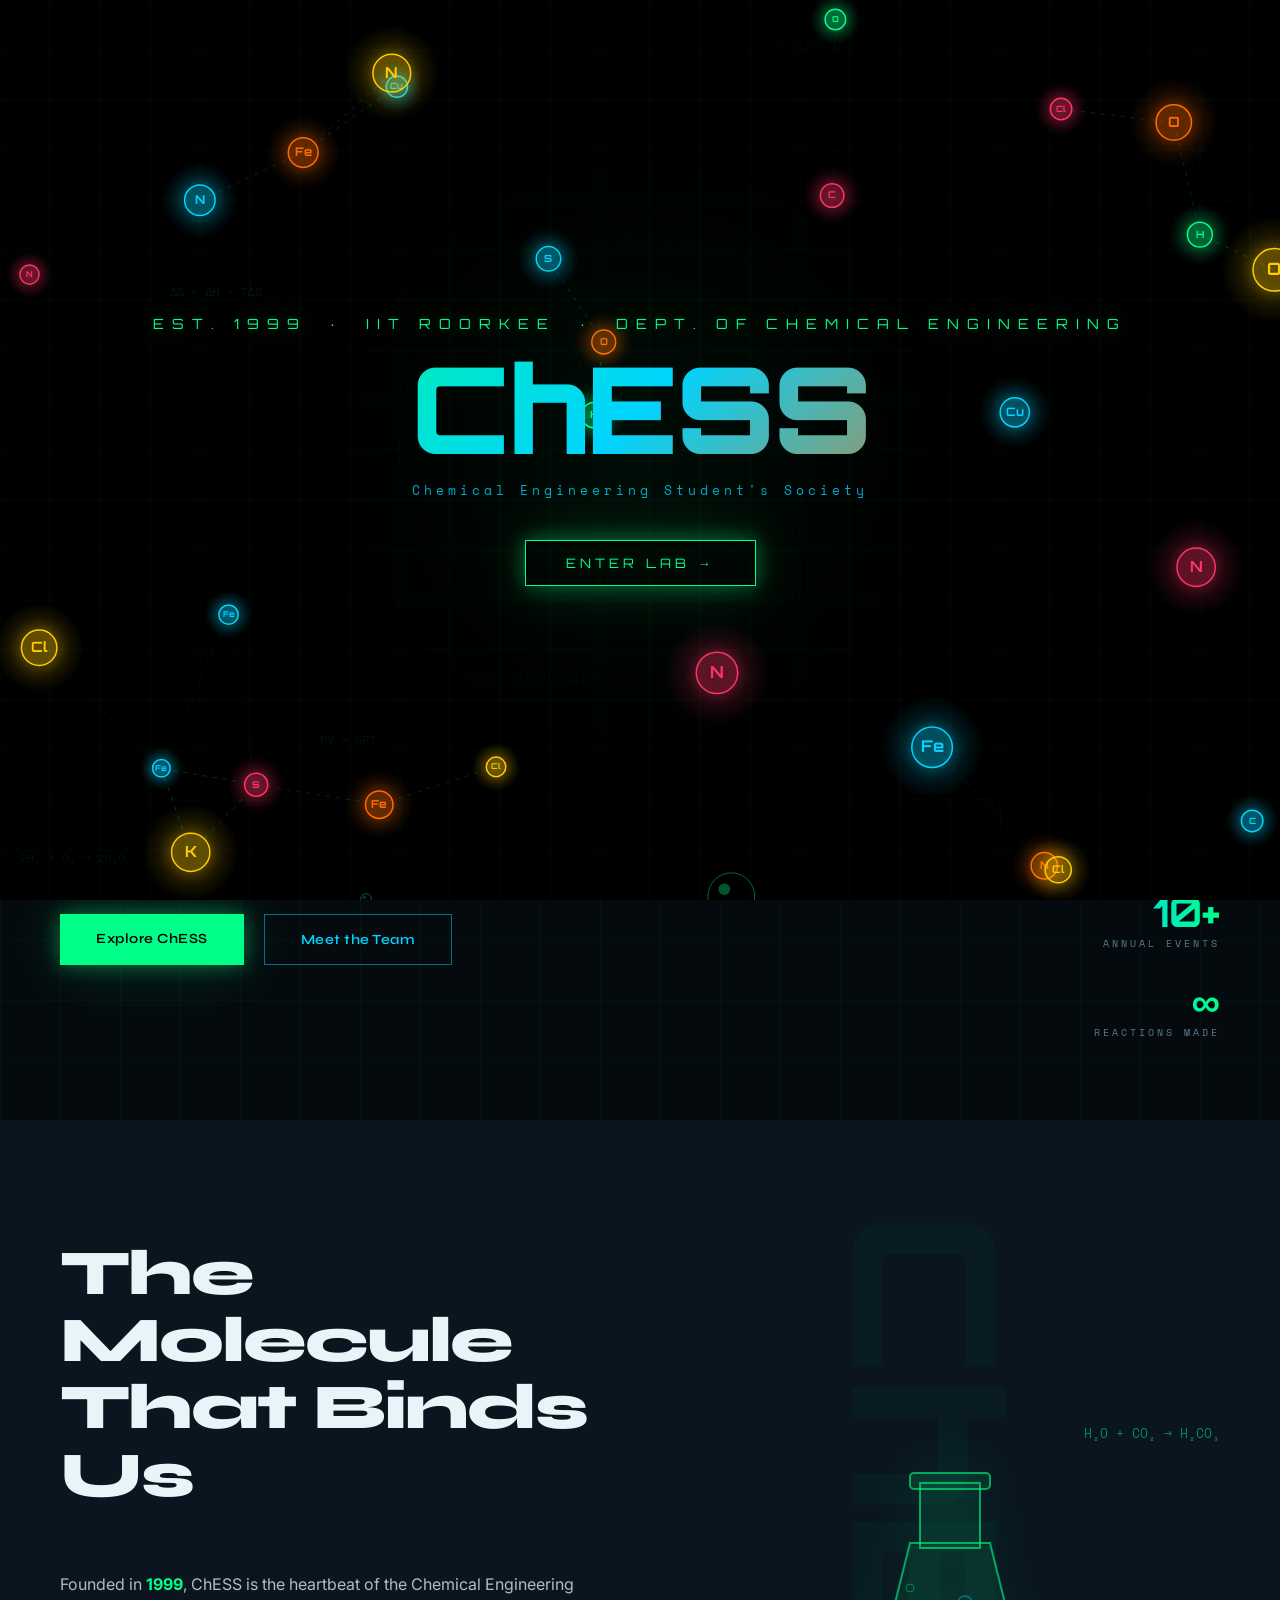
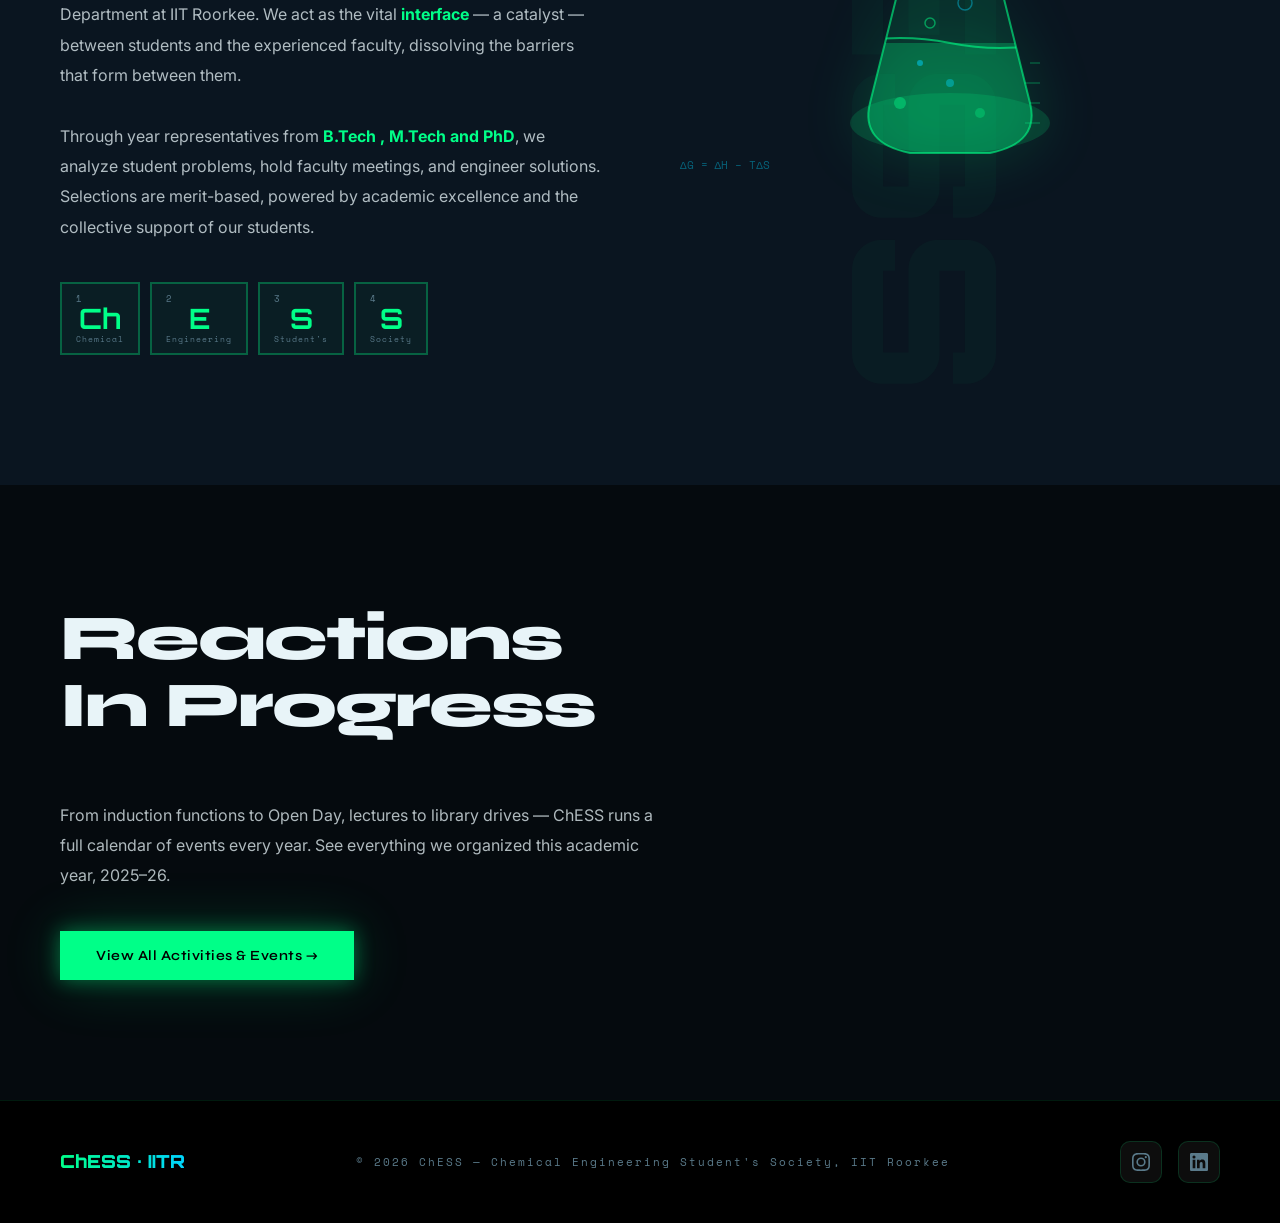
<file: index.html>
<!DOCTYPE html>
<html lang="en">
<head>
<meta charset="UTF-8"/>
<meta name="viewport" content="width=device-width, initial-scale=1.0"/>
<title>Home — ChESS IITR</title>
<link href="https://fonts.googleapis.com/css2?family=Inter:wght@400;500&family=Orbitron:wght@400;700;900&family=Space+Mono:ital,wght@0,400;0,700;1,400&family=Syne:wght@400;600;800&display=swap" rel="stylesheet"/>
<link rel="stylesheet" href="style_I.css"/>
<style>
  /* Local fix: keep logo from overlapping the top ticker strip */
  nav { margin-top: 8px !important; }
  /* .nav-logo-img { max-height: 48px !important; width: auto !important; display: block !important; } */

  /* ---- Navbar behavior ----
     Default: opaque, normal box sitting in the page flow.
     After scrolling past it: comes back as a fixed, transparent (blurred) bar
     with the exact same layout/content. */
  nav {
    position: static;
    width: auto;
    z-index: 1000;
    background: #060a09;              /* opaque base — tweak to match your theme */
    border-bottom: 1px solid rgba(0,255,136,0.15);
    box-shadow: none;
    transition: background-color 0.35s ease, box-shadow 0.35s ease;
  }

  /* Placeholder keeps the page from jumping once nav switches to fixed positioning */
  #nav-placeholder {
    display: none;
    width: 100%;
  }
  #nav-placeholder.active {
    display: block;
  }

  /* Applied by JS once the user has scrolled past the navbar's original spot */
  nav.nav-fixed {
    position: fixed;
    top: 0;
    left: 0;
    width: 100%;
    margin-top: 0 !important;
    background: rgba(6,10,9,0.35);    /* transparent version of the same color */
    backdrop-filter: blur(10px);
    -webkit-backdrop-filter: blur(10px);
    border-bottom: 1px solid rgba(0,255,136,0.12);
    box-shadow: 0 6px 24px rgba(0,0,0,0.25);
    animation: navSlideDown 0.35s ease;
  }

  @keyframes navSlideDown {
    from { transform: translateY(-100%); }
    to   { transform: translateY(0); }
  }
</style>
</head>
<body>
<div id="cursor-glow"></div>
<div class="scanline"></div>
<div id="intro">
  <canvas id="intro-canvas"></canvas>
  <div class="intro-text-wrapper">
    <div class="intro-chem-label">Est. 1999 &nbsp;·&nbsp; IIT Roorkee &nbsp;·&nbsp; Dept. of Chemical Engineering</div>
    <div class="intro-title">ChESS</div>
    <div class="intro-subtitle">Chemical Engineering Student's Society</div>
    <button class="intro-enter-btn" onclick="enterSite()">Enter Lab →</button>
  </div>
</div>
<div id="main-site">
  <nav>
    <a href="index.html" class="nav-logo">
      <img src="images/chess-logo.png" alt="ChESS" class="nav-logo-img">
    </a>
    <!-- Hamburger button (mobile only) -->
  <button class="hamburger" id="hamburger" aria-label="Open menu">
    <span></span>
    <span></span>
    <span></span>
  </button>
    <ul class="nav-links" id="nav-links">
  <li>
    <a href="index.html#hero" style="color:var(--acid-green)">
      <svg viewBox="0 0 24 24" xmlns="http://www.w3.org/2000/svg">
        <path d="M10 20v-6h4v6h5v-8h3L12 3 2 12h3v8z"/>
      </svg>
      Home
    </a>
  </li>
  <li>
    <a href="index.html#about">
      <svg viewBox="0 0 24 24" xmlns="http://www.w3.org/2000/svg">
        <path d="M12 2C6.48 2 2 6.48 2 12s4.48 10 10 10 10-4.48 10-10S17.52 2 12 2zm1 15h-2v-6h2v6zm0-8h-2V7h2v2z"/>
      </svg>
      About
    </a>
  </li>
  <li>
    <a href="Events.html">
      <svg viewBox="0 0 24 24" xmlns="http://www.w3.org/2000/svg">
        <path d="M17 12h-5v5h5v-5zM16 1v2H8V1H6v2H5c-1.11 0-1.99.9-1.99 2L3 19c0 1.1.89 2 2 2h14c1.1 0 2-.9 2-2V5c0-1.1-.9-2-2-2h-1V1h-2zm3 18H5V8h14v11z"/>
      </svg>
      Events
    </a>
  </li>
  <li>
    <a href="Team.html">
      <svg viewBox="0 0 24 24" xmlns="http://www.w3.org/2000/svg">
        <path d="M16 11c1.66 0 2.99-1.34 2.99-3S17.66 5 16 5c-1.66 0-3 1.34-3 3s1.34 3 3 3zm-8 0c1.66 0 2.99-1.34 2.99-3S9.66 5 8 5C6.34 5 5 6.34 5 8s1.34 3 3 3zm0 2c-2.33 0-7 1.17-7 3.5V19h14v-2.5c0-2.33-4.67-3.5-7-3.5zm8 0c-.29 0-.62.02-.97.05 1.16.84 1.97 1.97 1.97 3.45V19h6v-2.5c0-2.33-4.67-3.5-7-3.5z"/>
      </svg>
      Team
    </a>
  </li>
  <li>
    <a href="History.html">
      <svg viewBox="0 0 24 24" xmlns="http://www.w3.org/2000/svg">
        <path d="M13 3c-4.97 0-9 4.03-9 9H1l3.89 3.89.07.14L9 12H6c0-3.87 3.13-7 7-7s7 3.13 7 7-3.13 7-7 7c-1.93 0-3.68-.79-4.94-2.06l-1.42 1.42C8.27 19.99 10.51 21 13 21c4.97 0 9-4.03 9-9s-4.03-9-9-9zm-1 5v5l4.28 2.54.72-1.21-3.5-2.08V8H12z"/>
      </svg>
      History
    </a>
  </li>
  <li>
    <a href="contactUs.html">
      <svg viewBox="0 0 24 24" xmlns="http://www.w3.org/2000/svg">
        <path d="M20 4H4c-1.1 0-1.99.9-1.99 2L2 18c0 1.1.9 2 2 2h16c1.1 0 2-.9 2-2V6c0-1.1-.9-2-2-2zm0 4l-8 5-8-5V6l8 5 8-5v2z"/>
      </svg>
      Contact
    </a>
  </li>
</ul>
  </nav>
  <div id="nav-placeholder"></div>
  <div class="ticker-wrap" style="margin-top:64px">
  
    <div class="ticker-track">
      <span class="ticker-item">Chemical Engineering Student's Society</span>
      <span class="ticker-item">IIT Roorkee — Est. 1999</span>
      <span class="ticker-item">Thermodynamics</span>
      <span class="ticker-item">Fluid Mechanics</span>
      <span class="ticker-item">Mass Transfer</span>
      <span class="ticker-item">Reaction Engineering</span>
      <span class="ticker-item">Process Control</span>
      <span class="ticker-item">Heat Transfer</span>
      <span class="ticker-item">Open Day 2025</span>
      <span class="ticker-item">Welcoming Batch of 2028</span>
      <!-- duplicate for seamless loop -->
      <span class="ticker-item">Chemical Engineering Student's Society</span>
      <span class="ticker-item">IIT Roorkee — Est. 1999</span>
      <span class="ticker-item">Thermodynamics</span>
      <span class="ticker-item">Fluid Mechanics</span>
      <span class="ticker-item">Mass Transfer</span>
      <span class="ticker-item">Reaction Engineering</span>
      <span class="ticker-item">Process Control</span>
      <span class="ticker-item">Heat Transfer</span>
      <span class="ticker-item">Open Day 2025</span>
      <span class="ticker-item">Welcoming Batch of 2026</span>
    </div>
  </div>
  </div>
  <section id="hero">
    <div class="grid-bg"></div>
    <canvas id="hero-canvas"></canvas>
    <div class="hero-content reveal">
      <div class="hero-tag">⬡ Dept. Chemical Engineering &nbsp; IITR</div>
      <h1 class="hero-title">
        <div class="line1">Where Reactions</div>
        <div class="line2">Begin.</div>
      </h1>
      <p class="hero-desc">
        The Chemical Engineering Student's Society — catalyzing connections between students, faculty, and the industry since 1999. We don't just study reactions. We create them.
      </p>
      <div class="hero-btns">
        <a href="#about" class="btn-primary">Explore ChESS</a>
        <a href="Team.html" class="btn-secondary">Meet the Team</a>
      </div>
    </div>
    <div class="hero-stats reveal">
      <div class="stat-item">
        <div class="stat-number">25+</div>
        <div class="stat-label">Years Active</div>
      </div>
      <div class="stat-item">
        <div class="stat-number">10+</div>
        <div class="stat-label">Annual Events</div>
      </div>
      <div class="stat-item">
        <div class="stat-number">∞</div>
        <div class="stat-label">Reactions Made</div>
      </div>
    </div>
  </section>
  <section id="about">
    <div class="about-grid">
      <div class="reveal">
        <!-- <div class="section-tag">// 001 &nbsp; About Us</div> -->
        <h2 class="section-title">The Molecule<br/>That Binds Us</h2>
        <p class="about-desc">
          Founded in <em>1999</em>, ChESS is the heartbeat of the Chemical Engineering Department at IIT Roorkee. We act as the vital <em>interface</em> — a catalyst — between students and the experienced faculty, dissolving the barriers that form between them.<br/><br/>
          Through year representatives from <em>B.Tech , M.Tech and PhD</em>, we analyze student problems, hold faculty meetings, and engineer solutions. Selections are merit-based, powered by academic excellence and the collective support of our students.
        </p>
        <div class="elements-row">
          <div class="element-badge"><span class="num">1</span><span class="sym">Ch</span><span class="name">Chemical</span></div>
          <div class="element-badge"><span class="num">2</span><span class="sym">E</span><span class="name">Engineering</span></div>
          <div class="element-badge"><span class="num">3</span><span class="sym">S</span><span class="name">Student's</span></div>
          <div class="element-badge"><span class="num">4</span><span class="sym">S</span><span class="name">Society</span></div>
        </div>
      </div>
      <div class="flask-container reveal">
        <!-- Animated Flask SVG -->
        <svg class="flask-svg" width="280" height="400" viewBox="0 0 280 400" fill="none" xmlns="http://www.w3.org/2000/svg">
          <!-- Glow -->
          <ellipse cx="140" cy="320" rx="100" ry="30" fill="rgba(0,255,136,0.15)" class="flask-glow"/>
          <!-- Flask body path -->
          <path d="M100 140 L60 300 Q50 340 100 350 L180 350 Q230 340 220 300 L180 140 Z" fill="rgba(0,255,136,0.08)" stroke="rgba(0,255,136,0.6)" stroke-width="2"/>
          <!-- Liquid fill -->
          <clipPath id="flaskClip">
            <path d="M100 140 L60 300 Q50 340 100 350 L180 350 Q230 340 220 300 L180 140 Z"/>
          </clipPath>
          <g clip-path="url(#flaskClip)">
            <rect x="40" y="240" width="200" height="120" fill="rgba(0,255,136,0.25)" class="liquid-fill"/>
            <!-- Liquid surface wave -->
            <path d="M40 240 Q90 230 140 240 Q190 250 240 240" stroke="rgba(0,255,136,0.6)" stroke-width="2" fill="none" class="liquid-fill"/>
            <!-- Bubbles -->
            <circle cx="90" cy="300" r="6" fill="rgba(0,255,136,0.4)" class="bubble-particle" style="animation-delay:0s"/>
            <circle cx="140" cy="280" r="4" fill="rgba(0,212,255,0.4)" class="bubble-particle" style="animation-delay:0.7s"/>
            <circle cx="170" cy="310" r="5" fill="rgba(0,255,136,0.3)" class="bubble-particle" style="animation-delay:1.4s"/>
            <circle cx="110" cy="260" r="3" fill="rgba(0,212,255,0.5)" class="bubble-particle" style="animation-delay:0.3s"/>
          </g>
          <!-- Flask neck -->
          <rect x="110" y="80" width="60" height="65" fill="rgba(0,255,136,0.08)" stroke="rgba(0,255,136,0.6)" stroke-width="2"/>
          <!-- Flask mouth -->
          <rect x="100" y="70" width="80" height="16" fill="rgba(0,255,136,0.1)" stroke="rgba(0,255,136,0.6)" stroke-width="2" rx="4"/>
          <!-- Bubbles rising above liquid -->
          <circle cx="120" cy="220" r="5" fill="none" stroke="rgba(0,255,136,0.5)" stroke-width="1.5" class="bubble-particle" style="animation-delay:0.5s"/>
          <circle cx="155" cy="200" r="7" fill="none" stroke="rgba(0,212,255,0.4)" stroke-width="1.5" class="bubble-particle" style="animation-delay:1.1s"/>
          <circle cx="100" cy="185" r="4" fill="none" stroke="rgba(0,255,136,0.4)" stroke-width="1" class="bubble-particle" style="animation-delay:1.8s"/>
          <!-- Measurement lines -->
          <line x1="220" y1="260" x2="230" y2="260" stroke="rgba(0,255,136,0.4)" stroke-width="1"/>
          <line x1="215" y1="280" x2="230" y2="280" stroke="rgba(0,255,136,0.4)" stroke-width="1"/>
          <line x1="220" y1="300" x2="230" y2="300" stroke="rgba(0,255,136,0.4)" stroke-width="1"/>
          <line x1="215" y1="320" x2="230" y2="320" stroke="rgba(0,255,136,0.4)" stroke-width="1"/>
        </svg>
        <!-- Floating formula -->
        <div style="position:absolute;top:20px;right:0;font-family:'Space Mono',monospace;font-size:13px;color:rgba(0,255,136,0.5);animation:floatFormula 4s ease-in-out infinite;">
          H₂O + CO₂ → H₂CO₃
        </div>
        <div style="position:absolute;bottom:30px;left:0;font-family:'Space Mono',monospace;font-size:11px;color:rgba(0,212,255,0.4);animation:floatFormula 4s ease-in-out infinite 2s;">
          ΔG = ΔH − TΔS
        </div>
      </div>
    </div>
  </section>
  <section id="activities">
    <div class="reveal">
      <!-- <div class="section-tag">// 002 &nbsp; What We Do</div> -->
      <h2 class="section-title">Reactions<br/>In Progress</h2>
      <p style="max-width:600px; font-family:'Inter',sans-serif; font-size:16px; line-height:1.9; color:rgba(232,244,248,0.75); margin-bottom:40px; letter-spacing:0;">
        From induction functions to Open Day, lectures to library drives — ChESS runs a full calendar of events every year. See everything we organized this academic year, 2025–26.
      </p>
      <a href="Events.html" class="btn-primary">View All Activities & Events →</a>
    </div>
  </section>
  <footer>
    
  <div class="footer-logo">ChESS · IITR</div>
  <div class="footer-copy">© 2026 ChESS — Chemical Engineering Student's Society, IIT Roorkee</div>
  <div class="footer-socials">
    <!-- Instagram -->
    <a href="https://www.instagram.com/chess_iitr/" target="_blank" rel="noopener noreferrer" class="footer-social-link" aria-label="Instagram">
      <svg viewBox="0 0 24 24" xmlns="http://www.w3.org/2000/svg">
        <path d="M12 2.163c3.204 0 3.584.012 4.85.07 1.366.062 2.633.334 3.608 1.31.975.975 1.247 2.242 1.31 3.608.058 1.266.07 1.646.07 4.849s-.012 3.583-.07 4.85c-.063 1.366-.335 2.633-1.31 3.608-.975.975-2.242 1.247-3.608 1.31-1.266.058-1.646.07-4.85.07s-3.583-.012-4.849-.07c-1.366-.063-2.633-.335-3.608-1.31-.975-.975-1.247-2.242-1.31-3.608C2.175 15.583 2.163 15.203 2.163 12s.012-3.584.07-4.85c.063-1.366.335-2.633 1.31-3.608.975-.975 2.242-1.247 3.608-1.31C8.417 2.175 8.797 2.163 12 2.163zm0-2.163C8.741 0 8.332.014 7.052.072 5.197.157 3.355.673 2.014 2.014.673 3.355.157 5.197.072 7.052.014 8.332 0 8.741 0 12c0 3.259.014 3.668.072 4.948.085 1.855.601 3.697 1.942 5.038 1.341 1.341 3.183 1.857 5.038 1.942C8.332 23.986 8.741 24 12 24s3.668-.014 4.948-.072c1.855-.085 3.697-.601 5.038-1.942 1.341-1.341 1.857-3.183 1.942-5.038.058-1.28.072-1.689.072-4.948s-.014-3.668-.072-4.948c-.085-1.855-.601-3.697-1.942-5.038C20.645.673 18.803.157 16.948.072 15.668.014 15.259 0 12 0zm0 5.838a6.162 6.162 0 1 0 0 12.324 6.162 6.162 0 0 0 0-12.324zm0 10.162a4 4 0 1 1 0-8 4 4 0 0 1 0 8zm6.406-11.845a1.44 1.44 0 1 0 0 2.881 1.44 1.44 0 0 0 0-2.881z"/>
      </svg>
    </a>
    <!-- LinkedIn -->
    <a href="https://www.linkedin.com/company/chemical-engineering-students-society-iit-roorkee/" target="_blank" rel="noopener noreferrer" class="footer-social-link" aria-label="LinkedIn">
      <svg viewBox="0 0 24 24" xmlns="http://www.w3.org/2000/svg">
        <path d="M20.447 20.452h-3.554v-5.569c0-1.328-.027-3.037-1.852-3.037-1.853 0-2.136 1.445-2.136 2.939v5.667H9.351V9h3.414v1.561h.046c.477-.9 1.637-1.85 3.37-1.85 3.601 0 4.267 2.37 4.267 5.455v6.286zM5.337 7.433a2.062 2.062 0 0 1-2.063-2.065 2.064 2.064 0 1 1 2.063 2.065zm1.782 13.019H3.555V9h3.564v11.452zM22.225 0H1.771C.792 0 0 .774 0 1.729v20.542C0 23.227.792 24 1.771 24h20.451C23.2 24 24 23.227 24 22.271V1.729C24 .774 23.2 0 22.222 0h.003z"/>
      </svg>
    </a>
  </div>
 </footer>
</div>
<script src="script_I.js"></script>
<script>
// SCROLL REVEAL
const reveals = document.querySelectorAll('.reveal');
const timelineItems = document.querySelectorAll('.timeline-item');
const observer = new IntersectionObserver(entries => {
  entries.forEach(e => { if (e.isIntersecting) e.target.classList.add('visible'); });
}, { threshold: 0.1, rootMargin: '0px 0px -50px 0px' });
reveals.forEach(el => observer.observe(el));
timelineItems.forEach(el => observer.observe(el));

// CURSOR GLOW
const cursorGlow = document.getElementById('cursor-glow');
document.addEventListener('mousemove', e => {
  cursorGlow.style.left = e.clientX + 'px';
  cursorGlow.style.top = e.clientY + 'px';
});

// NAVBAR: opaque & static by default, transparent & fixed once scrolled past
(function () {
  const navEl = document.querySelector('nav');
  const placeholder = document.getElementById('nav-placeholder');
  if (!navEl || !placeholder) return;

  let navHeight = navEl.offsetHeight;
  let ticking = false;

  function applyFixed() {
    navHeight = navEl.classList.contains('nav-fixed') ? placeholder.offsetHeight : navEl.offsetHeight;
    if (!navEl.classList.contains('nav-fixed')) {
      placeholder.style.height = navHeight + 'px';
    }
    navEl.classList.add('nav-fixed');
    placeholder.classList.add('active');
  }

  function removeFixed() {
    navEl.classList.remove('nav-fixed');
    placeholder.classList.remove('active');
    placeholder.style.height = '0';
  }

  function onScroll() {
    const scrollY = window.scrollY || window.pageYOffset;
    if (scrollY > navHeight) {
      applyFixed();
    } else {
      removeFixed();
    }
    ticking = false;
  }

  window.addEventListener('scroll', () => {
    if (!ticking) {
      window.requestAnimationFrame(onScroll);
      ticking = true;
    }
  });

  window.addEventListener('resize', () => {
    if (!navEl.classList.contains('nav-fixed')) {
      navHeight = navEl.offsetHeight;
    }
  });
})();
</script>
</body>
</html>
</file>
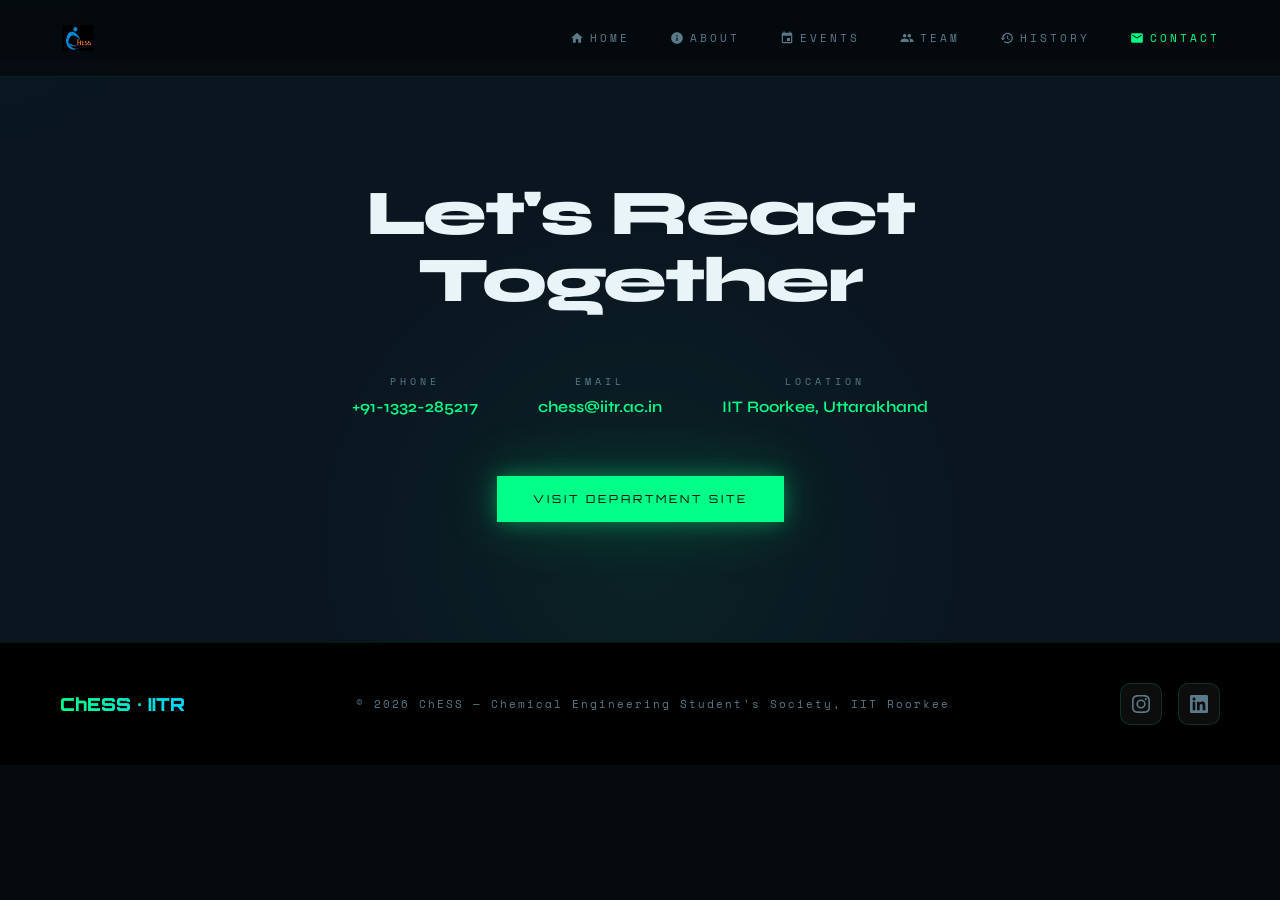
<file: ContactUs.html>
<!DOCTYPE html>
<html lang="en">
<head>
<meta charset="UTF-8"/>
<meta name="viewport" content="width=device-width, initial-scale=1.0"/>
<title>Contact Us — ChESS IITR</title>
<link href="https://fonts.googleapis.com/css2?family=Inter:wght@400;500&family=Orbitron:wght@400;700;900&family=Space+Mono:ital,wght@0,400;0,700;1,400&family=Syne:wght@400;600;800&display=swap" rel="stylesheet"/>
<link rel="stylesheet" href="style_C.css"/>
</head>
<body>
<div id="cursor-glow"></div>
<div class="scanline"></div>
<div id="main-site" class="visible">
  <nav>
    <a href="index.html" class="nav-logo">
      <img src="images/ChESS_logo.svg" alt="ChESS" style="margin-right:8px; 
  vertical-align:middle;" height="36px" width="36px">
    </a>
    <!-- Hamburger button (mobile only) -->
  <button class="hamburger" id="hamburger" aria-label="Open menu">
    <span></span>
    <span></span>
    <span></span>
  </button>
    <ul class="nav-links" id="nav-links">
  <li>
    <a href="index.html#hero" >
      <svg viewBox="0 0 24 24" xmlns="http://www.w3.org/2000/svg">
        <path d="M10 20v-6h4v6h5v-8h3L12 3 2 12h3v8z"/>
      </svg>
      Home
    </a>
  </li>
  <li>
    <a href="index.html#about">
      <svg viewBox="0 0 24 24" xmlns="http://www.w3.org/2000/svg">
        <path d="M12 2C6.48 2 2 6.48 2 12s4.48 10 10 10 10-4.48 10-10S17.52 2 12 2zm1 15h-2v-6h2v6zm0-8h-2V7h2v2z"/>
      </svg>
      About
    </a>
  </li>
  <li>
    <a href="Events.html">
      <svg viewBox="0 0 24 24" xmlns="http://www.w3.org/2000/svg">
        <path d="M17 12h-5v5h5v-5zM16 1v2H8V1H6v2H5c-1.11 0-1.99.9-1.99 2L3 19c0 1.1.89 2 2 2h14c1.1 0 2-.9 2-2V5c0-1.1-.9-2-2-2h-1V1h-2zm3 18H5V8h14v11z"/>
      </svg>
      Events
    </a>
  </li>
  <li>
    <a href="Team.html">
      <svg viewBox="0 0 24 24" xmlns="http://www.w3.org/2000/svg">
        <path d="M16 11c1.66 0 2.99-1.34 2.99-3S17.66 5 16 5c-1.66 0-3 1.34-3 3s1.34 3 3 3zm-8 0c1.66 0 2.99-1.34 2.99-3S9.66 5 8 5C6.34 5 5 6.34 5 8s1.34 3 3 3zm0 2c-2.33 0-7 1.17-7 3.5V19h14v-2.5c0-2.33-4.67-3.5-7-3.5zm8 0c-.29 0-.62.02-.97.05 1.16.84 1.97 1.97 1.97 3.45V19h6v-2.5c0-2.33-4.67-3.5-7-3.5z"/>
      </svg>
      Team
    </a>
  </li>
  <li>
    <a href="History.html">
      <svg viewBox="0 0 24 24" xmlns="http://www.w3.org/2000/svg">
        <path d="M13 3c-4.97 0-9 4.03-9 9H1l3.89 3.89.07.14L9 12H6c0-3.87 3.13-7 7-7s7 3.13 7 7-3.13 7-7 7c-1.93 0-3.68-.79-4.94-2.06l-1.42 1.42C8.27 19.99 10.51 21 13 21c4.97 0 9-4.03 9-9s-4.03-9-9-9zm-1 5v5l4.28 2.54.72-1.21-3.5-2.08V8H12z"/>
      </svg>
      History
    </a>
  </li>
  <li>
    <a href="contactUs.html" style="color:var(--acid-green)">
      <svg viewBox="0 0 24 24" xmlns="http://www.w3.org/2000/svg">
        <path d="M20 4H4c-1.1 0-1.99.9-1.99 2L2 18c0 1.1.9 2 2 2h16c1.1 0 2-.9 2-2V6c0-1.1-.9-2-2-2zm0 4l-8 5-8-5V6l8 5 8-5v2z"/>
      </svg>
      Contact
    </a>
  </li>
</ul>
  </nav>
  <div style="height:60px"></div>
  <section id="contact">
    <div class="reveal">
      <!-- <div class="section-tag" style="justify-content:center;display:flex">// 005 &nbsp; Get In Touch</div> -->
      <h2 class="section-title" style="text-align:center">Let's React<br/>Together</h2>
    </div>
    <div class="contact-info reveal">
      <div class="contact-item">
        <div class="contact-label">Phone</div>
        <div class="contact-value">+91-1332-285217</div>
      </div>
      <div class="contact-item">
        <div class="contact-label">Email</div>
        <div class="contact-value">chess@iitr.ac.in</div>
      </div>
      <div class="contact-item">
        <div class="contact-label">Location</div>
        <div class="contact-value">IIT Roorkee, Uttarakhand</div>
      </div>
    </div>
    <div style="margin-top:60px;" class="reveal" >
      <a href="https://ch.iitr.ac.in" target="_blank" class="btn-primary" rel="noopener noreferrer">Visit Department Site</a>
    </div>
  </section>
  <!-- AFTER -->
<footer>
  <div class="footer-logo">ChESS · IITR</div>
  <div class="footer-copy">© 2026 ChESS — Chemical Engineering Student's Society, IIT Roorkee</div>
  <div class="footer-socials">
    <a href="https://www.instagram.com/chess_iitr/" target="_blank" rel="noopener noreferrer" class="footer-social-link" aria-label="Instagram">
      <svg viewBox="0 0 24 24" xmlns="http://www.w3.org/2000/svg">
        <path d="M12 2.163c3.204 0 3.584.012 4.85.07 1.366.062 2.633.334 3.608 1.31.975.975 1.247 2.242 1.31 3.608.058 1.266.07 1.646.07 4.849s-.012 3.583-.07 4.85c-.063 1.366-.335 2.633-1.31 3.608-.975.975-2.242 1.247-3.608 1.31-1.266.058-1.646.07-4.85.07s-3.583-.012-4.849-.07c-1.366-.063-2.633-.335-3.608-1.31-.975-.975-1.247-2.242-1.31-3.608C2.175 15.583 2.163 15.203 2.163 12s.012-3.584.07-4.85c.063-1.366.335-2.633 1.31-3.608.975-.975 2.242-1.247 3.608-1.31C8.417 2.175 8.797 2.163 12 2.163zm0-2.163C8.741 0 8.332.014 7.052.072 5.197.157 3.355.673 2.014 2.014.673 3.355.157 5.197.072 7.052.014 8.332 0 8.741 0 12c0 3.259.014 3.668.072 4.948.085 1.855.601 3.697 1.942 5.038 1.341 1.341 3.183 1.857 5.038 1.942C8.332 23.986 8.741 24 12 24s3.668-.014 4.948-.072c1.855-.085 3.697-.601 5.038-1.942 1.341-1.341 1.857-3.183 1.942-5.038.058-1.28.072-1.689.072-4.948s-.014-3.668-.072-4.948c-.085-1.855-.601-3.697-1.942-5.038C20.645.673 18.803.157 16.948.072 15.668.014 15.259 0 12 0zm0 5.838a6.162 6.162 0 1 0 0 12.324 6.162 6.162 0 0 0 0-12.324zm0 10.162a4 4 0 1 1 0-8 4 4 0 0 1 0 8zm6.406-11.845a1.44 1.44 0 1 0 0 2.881 1.44 1.44 0 0 0 0-2.881z"/>
      </svg>
    </a>
    
    <a href="https://www.linkedin.com/company/chemical-engineering-students-society-iit-roorkee/" target="_blank" rel="noopener noreferrer" class="footer-social-link" aria-label="LinkedIn">
      <svg viewBox="0 0 24 24" xmlns="http://www.w3.org/2000/svg">
        <path d="M20.447 20.452h-3.554v-5.569c0-1.328-.027-3.037-1.852-3.037-1.853 0-2.136 1.445-2.136 2.939v5.667H9.351V9h3.414v1.561h.046c.477-.9 1.637-1.85 3.37-1.85 3.601 0 4.267 2.37 4.267 5.455v6.286zM5.337 7.433a2.062 2.062 0 0 1-2.063-2.065 2.064 2.064 0 1 1 2.063 2.065zm1.782 13.019H3.555V9h3.564v11.452zM22.225 0H1.771C.792 0 0 .774 0 1.729v20.542C0 23.227.792 24 1.771 24h20.451C23.2 24 24 23.227 24 22.271V1.729C24 .774 23.2 0 22.222 0h.003z"/>
      </svg>
    </a>
  </div>
</footer>
</div>
<script src="script_C.js"></script>
</body>
</html>
</file>
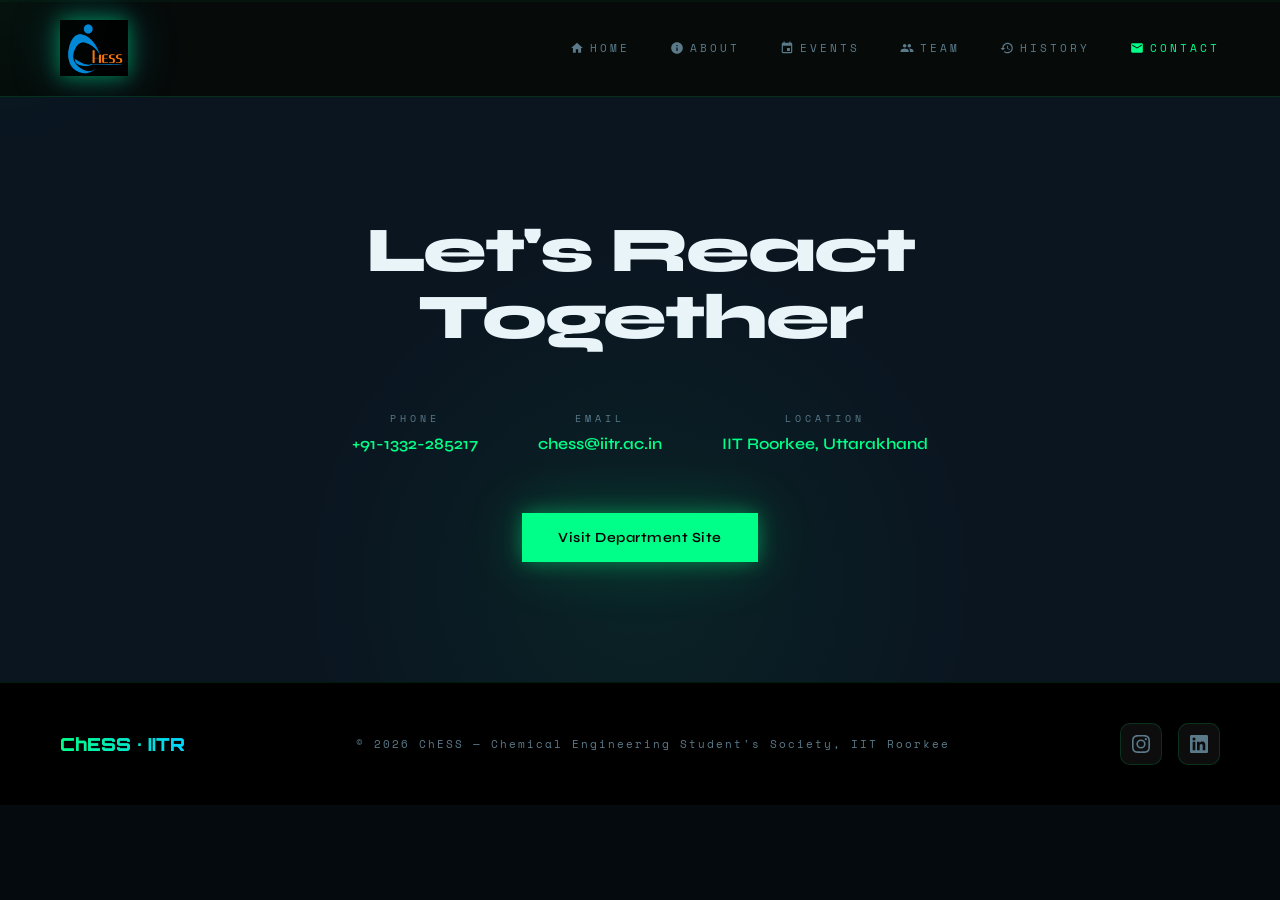
<file: contactUs.html>
<!DOCTYPE html>
<html lang="en">
<head>
<meta charset="UTF-8"/>
<meta name="viewport" content="width=device-width, initial-scale=1.0"/>
<title>Contact Us — ChESS IITR</title>
<link href="https://fonts.googleapis.com/css2?family=Inter:wght@400;500&family=Orbitron:wght@400;700;900&family=Space+Mono:ital,wght@0,400;0,700;1,400&family=Syne:wght@400;600;800&display=swap" rel="stylesheet"/>
<link rel="stylesheet" href="style_C.css"/>
<link rel="stylesheet" href="style_I.css">
<style>
/* ---- Navbar behavior ---- */
nav {
  position: static;
  width: 100%;
  z-index: 1000;
  background: #060a09;
  border-bottom: 1px solid rgba(0,255,136,0.15);
  transition: all 0.35s ease;
}

#nav-placeholder {
  display: none;
  width: 100%;
}

#nav-placeholder.active {
  display: block;
}

/* Fixed state applied by JS */
nav.nav-fixed {
  position: fixed;
  top: 0;
  left: 0;
  width: 100%;
  margin-top: 0 !important;
  background: rgba(6,10,9,0.75); /* Slightly darker for better readability */
  backdrop-filter: blur(12px);
  -webkit-backdrop-filter: blur(12px);
  border-bottom: 1px solid rgba(0,255,136,0.25);
  box-shadow: 0 6px 24px rgba(0,0,0,0.25);
  animation: navSlideDown 0.4s cubic-bezier(0.16, 1, 0.3, 1) forwards;
}

@keyframes navSlideDown {
  from { transform: translateY(-100%); opacity: 0; }
  to   { transform: translateY(0); opacity: 1; }
}

/* ---- Bigger logo with glow (matches Events page) ---- */
/* .nav-logo-img {
  height: 44px;
  width: 44px;
  filter: drop-shadow(0 0 8px rgba(0,255,136,0.55)) drop-shadow(0 0 18px rgba(0,255,136,0.25));
  transition: filter 0.3s ease, transform 0.3s ease;
} */

.nav-logo:hover .nav-logo-img {
  filter: drop-shadow(0 0 12px rgba(0,255,136,0.8)) drop-shadow(0 0 26px rgba(0,255,136,0.4));
  transform: scale(1.05);
}
</style>
</head>
<body>
<div id="cursor-glow"></div>
<div class="scanline"></div>
<div id="main-site" class="visible">
  <nav>
    <a href="index.html" class="nav-logo">
      <img src="images/chess-logo.png" alt="ChESS" class="nav-logo-img">
    </a>
    <!-- Hamburger button (mobile only) -->
  <button class="hamburger" id="hamburger" aria-label="Open menu">
    <span></span>
    <span></span>
    <span></span>
  </button>
    <ul class="nav-links" id="nav-links">
  <li>
    <a href="index.html#hero" >
      <svg viewBox="0 0 24 24" xmlns="http://www.w3.org/2000/svg">
        <path d="M10 20v-6h4v6h5v-8h3L12 3 2 12h3v8z"/>
      </svg>
      Home
    </a>
  </li>
  <li>
    <a href="index.html#about">
      <svg viewBox="0 0 24 24" xmlns="http://www.w3.org/2000/svg">
        <path d="M12 2C6.48 2 2 6.48 2 12s4.48 10 10 10 10-4.48 10-10S17.52 2 12 2zm1 15h-2v-6h2v6zm0-8h-2V7h2v2z"/>
      </svg>
      About
    </a>
  </li>
  <li>
    <a href="Events.html">
      <svg viewBox="0 0 24 24" xmlns="http://www.w3.org/2000/svg">
        <path d="M17 12h-5v5h5v-5zM16 1v2H8V1H6v2H5c-1.11 0-1.99.9-1.99 2L3 19c0 1.1.89 2 2 2h14c1.1 0 2-.9 2-2V5c0-1.1-.9-2-2-2h-1V1h-2zm3 18H5V8h14v11z"/>
      </svg>
      Events
    </a>
  </li>
  <li>
    <a href="Team.html">
      <svg viewBox="0 0 24 24" xmlns="http://www.w3.org/2000/svg">
        <path d="M16 11c1.66 0 2.99-1.34 2.99-3S17.66 5 16 5c-1.66 0-3 1.34-3 3s1.34 3 3 3zm-8 0c1.66 0 2.99-1.34 2.99-3S9.66 5 8 5C6.34 5 5 6.34 5 8s1.34 3 3 3zm0 2c-2.33 0-7 1.17-7 3.5V19h14v-2.5c0-2.33-4.67-3.5-7-3.5zm8 0c-.29 0-.62.02-.97.05 1.16.84 1.97 1.97 1.97 3.45V19h6v-2.5c0-2.33-4.67-3.5-7-3.5z"/>
      </svg>
      Team
    </a>
  </li>
  <li>
    <a href="History.html">
      <svg viewBox="0 0 24 24" xmlns="http://www.w3.org/2000/svg">
        <path d="M13 3c-4.97 0-9 4.03-9 9H1l3.89 3.89.07.14L9 12H6c0-3.87 3.13-7 7-7s7 3.13 7 7-3.13 7-7 7c-1.93 0-3.68-.79-4.94-2.06l-1.42 1.42C8.27 19.99 10.51 21 13 21c4.97 0 9-4.03 9-9s-4.03-9-9-9zm-1 5v5l4.28 2.54.72-1.21-3.5-2.08V8H12z"/>
      </svg>
      History
    </a>
  </li>
  <li>
    <a href="contactUs.html" style="color:var(--acid-green)">
      <svg viewBox="0 0 24 24" xmlns="http://www.w3.org/2000/svg">
        <path d="M20 4H4c-1.1 0-1.99.9-1.99 2L2 18c0 1.1.9 2 2 2h16c1.1 0 2-.9 2-2V6c0-1.1-.9-2-2-2zm0 4l-8 5-8-5V6l8 5 8-5v2z"/>
      </svg>
      Contact
    </a>
  </li>
</ul>
 </nav>
  
  <div id="nav-placeholder"></div>
  
  <!-- <div style="height:60px"></div> -->
  <section id="contact">
    <div class="reveal">
      <!-- <div class="section-tag" style="justify-content:center;display:flex">// 005 &nbsp; Get In Touch</div> -->
      <h2 class="section-title" style="text-align:center">Let's React<br/>Together</h2>
    </div>
    <div class="contact-info reveal">
      <div class="contact-item">
        <div class="contact-label">Phone</div>
        <div class="contact-value">+91-1332-285217</div>
      </div>
      <div class="contact-item">
        <div class="contact-label">Email</div>
        <div class="contact-value">chess@iitr.ac.in</div>
      </div>
      <div class="contact-item">
        <div class="contact-label">Location</div>
        <div class="contact-value">IIT Roorkee, Uttarakhand</div>
      </div>
    </div>
    <div style="margin-top:60px;" class="reveal" >
      <a href="https://ch.iitr.ac.in" target="_blank" class="btn-primary" rel="noopener noreferrer">Visit Department Site</a>
    </div>
  </section>
  <!-- AFTER -->
<footer>
  <div class="footer-logo">ChESS · IITR</div>
  <div class="footer-copy">© 2026 ChESS — Chemical Engineering Student's Society, IIT Roorkee</div>
  <div class="footer-socials">
    <a href="https://www.instagram.com/chess_iitr/" target="_blank" rel="noopener noreferrer" class="footer-social-link" aria-label="Instagram">
      <svg viewBox="0 0 24 24" xmlns="http://www.w3.org/2000/svg">
        <path d="M12 2.163c3.204 0 3.584.012 4.85.07 1.366.062 2.633.334 3.608 1.31.975.975 1.247 2.242 1.31 3.608.058 1.266.07 1.646.07 4.849s-.012 3.583-.07 4.85c-.063 1.366-.335 2.633-1.31 3.608-.975.975-2.242 1.247-3.608 1.31-1.266.058-1.646.07-4.85.07s-3.583-.012-4.849-.07c-1.366-.063-2.633-.335-3.608-1.31-.975-.975-1.247-2.242-1.31-3.608C2.175 15.583 2.163 15.203 2.163 12s.012-3.584.07-4.85c.063-1.366.335-2.633 1.31-3.608.975-.975 2.242-1.247 3.608-1.31C8.417 2.175 8.797 2.163 12 2.163zm0-2.163C8.741 0 8.332.014 7.052.072 5.197.157 3.355.673 2.014 2.014.673 3.355.157 5.197.072 7.052.014 8.332 0 8.741 0 12c0 3.259.014 3.668.072 4.948.085 1.855.601 3.697 1.942 5.038 1.341 1.341 3.183 1.857 5.038 1.942C8.332 23.986 8.741 24 12 24s3.668-.014 4.948-.072c1.855-.085 3.697-.601 5.038-1.942 1.341-1.341 1.857-3.183 1.942-5.038.058-1.28.072-1.689.072-4.948s-.014-3.668-.072-4.948c-.085-1.855-.601-3.697-1.942-5.038C20.645.673 18.803.157 16.948.072 15.668.014 15.259 0 12 0zm0 5.838a6.162 6.162 0 1 0 0 12.324 6.162 6.162 0 0 0 0-12.324zm0 10.162a4 4 0 1 1 0-8 4 4 0 0 1 0 8zm6.406-11.845a1.44 1.44 0 1 0 0 2.881 1.44 1.44 0 0 0 0-2.881z"/>
      </svg>
    </a>
    
    <a href="https://www.linkedin.com/company/chemical-engineering-students-society-iit-roorkee/" target="_blank" rel="noopener noreferrer" class="footer-social-link" aria-label="LinkedIn">
      <svg viewBox="0 0 24 24" xmlns="http://www.w3.org/2000/svg">
        <path d="M20.447 20.452h-3.554v-5.569c0-1.328-.027-3.037-1.852-3.037-1.853 0-2.136 1.445-2.136 2.939v5.667H9.351V9h3.414v1.561h.046c.477-.9 1.637-1.85 3.37-1.85 3.601 0 4.267 2.37 4.267 5.455v6.286zM5.337 7.433a2.062 2.062 0 0 1-2.063-2.065 2.064 2.064 0 1 1 2.063 2.065zm1.782 13.019H3.555V9h3.564v11.452zM22.225 0H1.771C.792 0 0 .774 0 1.729v20.542C0 23.227.792 24 1.771 24h20.451C23.2 24 24 23.227 24 22.271V1.729C24 .774 23.2 0 22.222 0h.003z"/>
      </svg>
    </a>
  </div>
</footer>
</div>
<script src="script_C.js"></script>
<script>
// NAVBAR SCROLL LOGIC
(function () {
  const navEl = document.querySelector('nav');
  const placeholder = document.getElementById('nav-placeholder');
  if (!navEl || !placeholder) return;

  let navHeight = navEl.offsetHeight;
  let ticking = false;

  function applyFixed() {
    if (!navEl.classList.contains('nav-fixed')) {
      // Set placeholder height to prevent page layout jumping
      placeholder.style.height = navHeight + 'px';
      navEl.classList.add('nav-fixed');
      placeholder.classList.add('active');
    }
  }

  function removeFixed() {
    if (navEl.classList.contains('nav-fixed')) {
      navEl.classList.remove('nav-fixed');
      placeholder.classList.remove('active');
      placeholder.style.height = '0';
    }
  }

  function onScroll() {
    const scrollY = window.scrollY || window.pageYOffset;

    // Trigger the dropdown after scrolling 150px (creates a smooth delay)
    if (scrollY > 150) {
      applyFixed();
    }
    // Snap back to original state only when user is basically back at the top
    else if (scrollY <= navHeight) {
      removeFixed();
    }

    ticking = false;
  }

  window.addEventListener('scroll', () => {
    if (!ticking) {
      window.requestAnimationFrame(onScroll);
      ticking = true;
    }
  });

  window.addEventListener('resize', () => {
    if (!navEl.classList.contains('nav-fixed')) {
      navHeight = navEl.offsetHeight;
    }
  });
})();
</script>
</body>
</html>
</file>
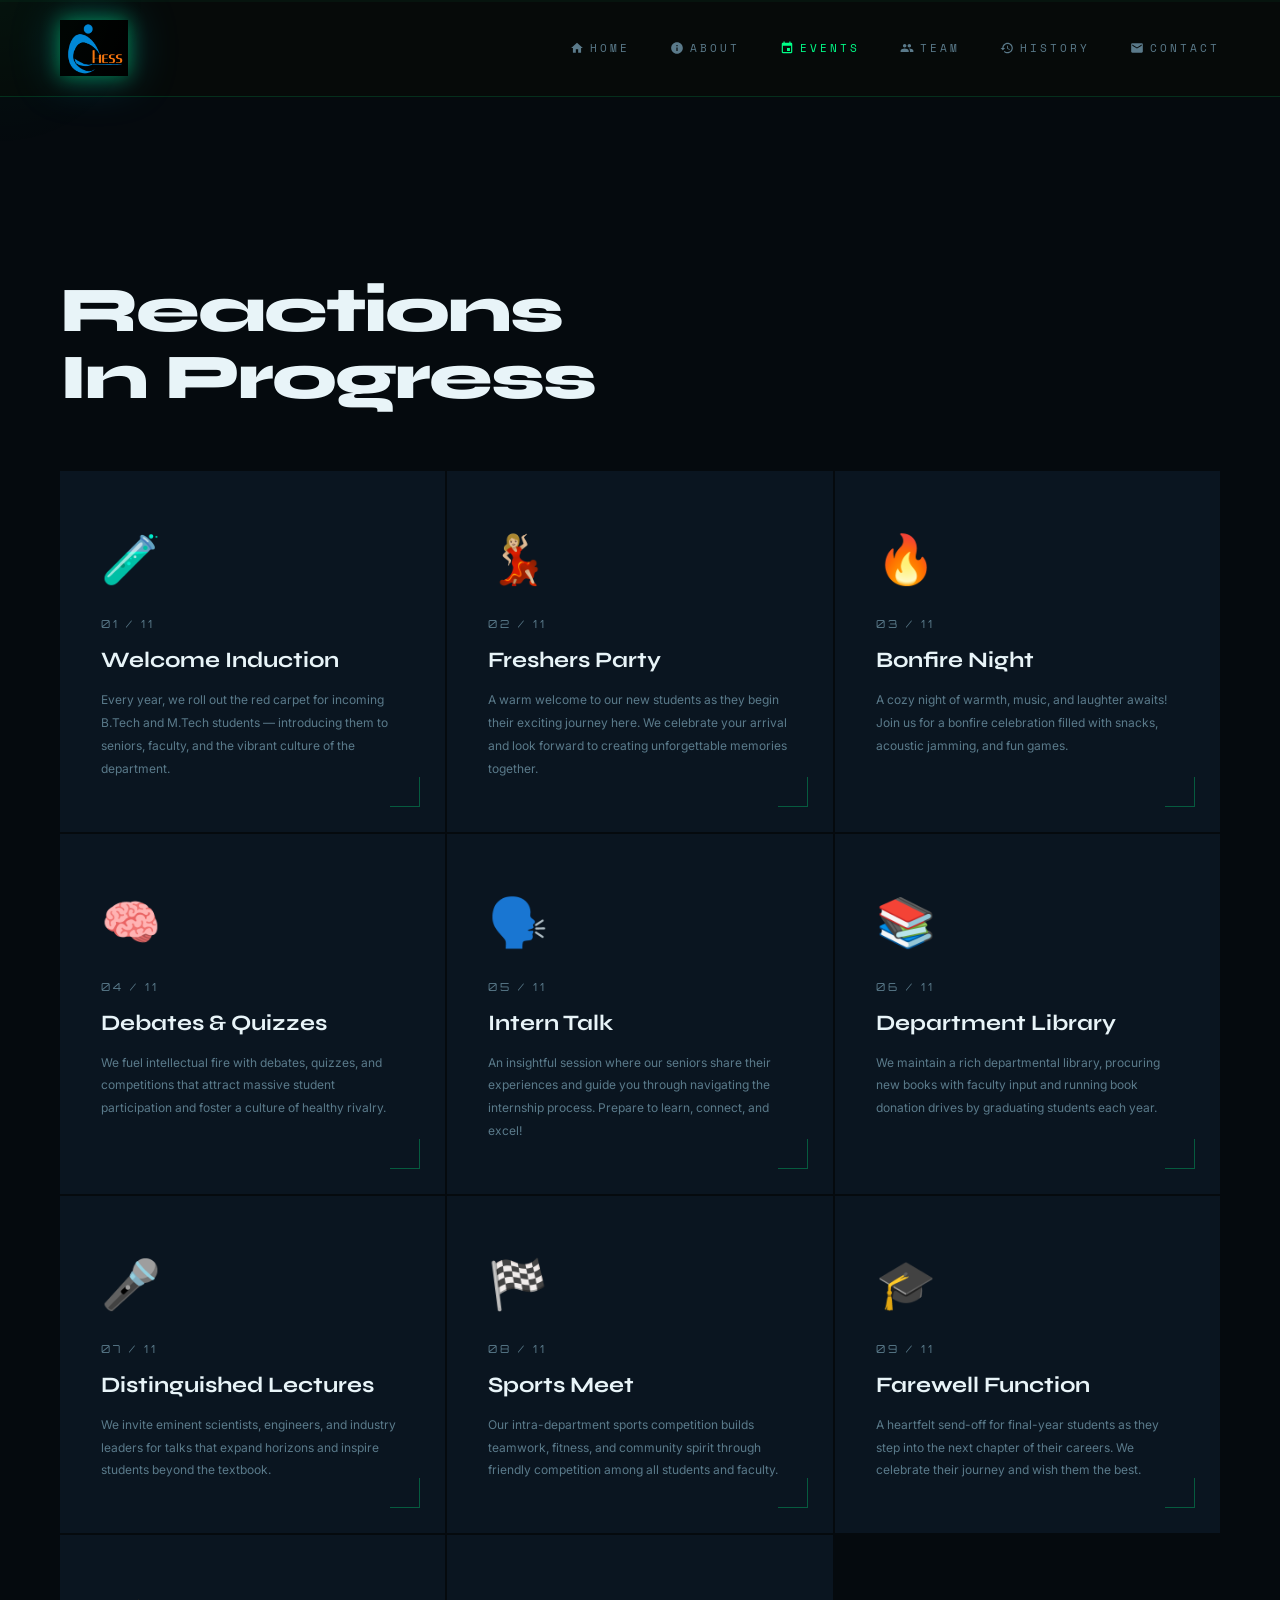
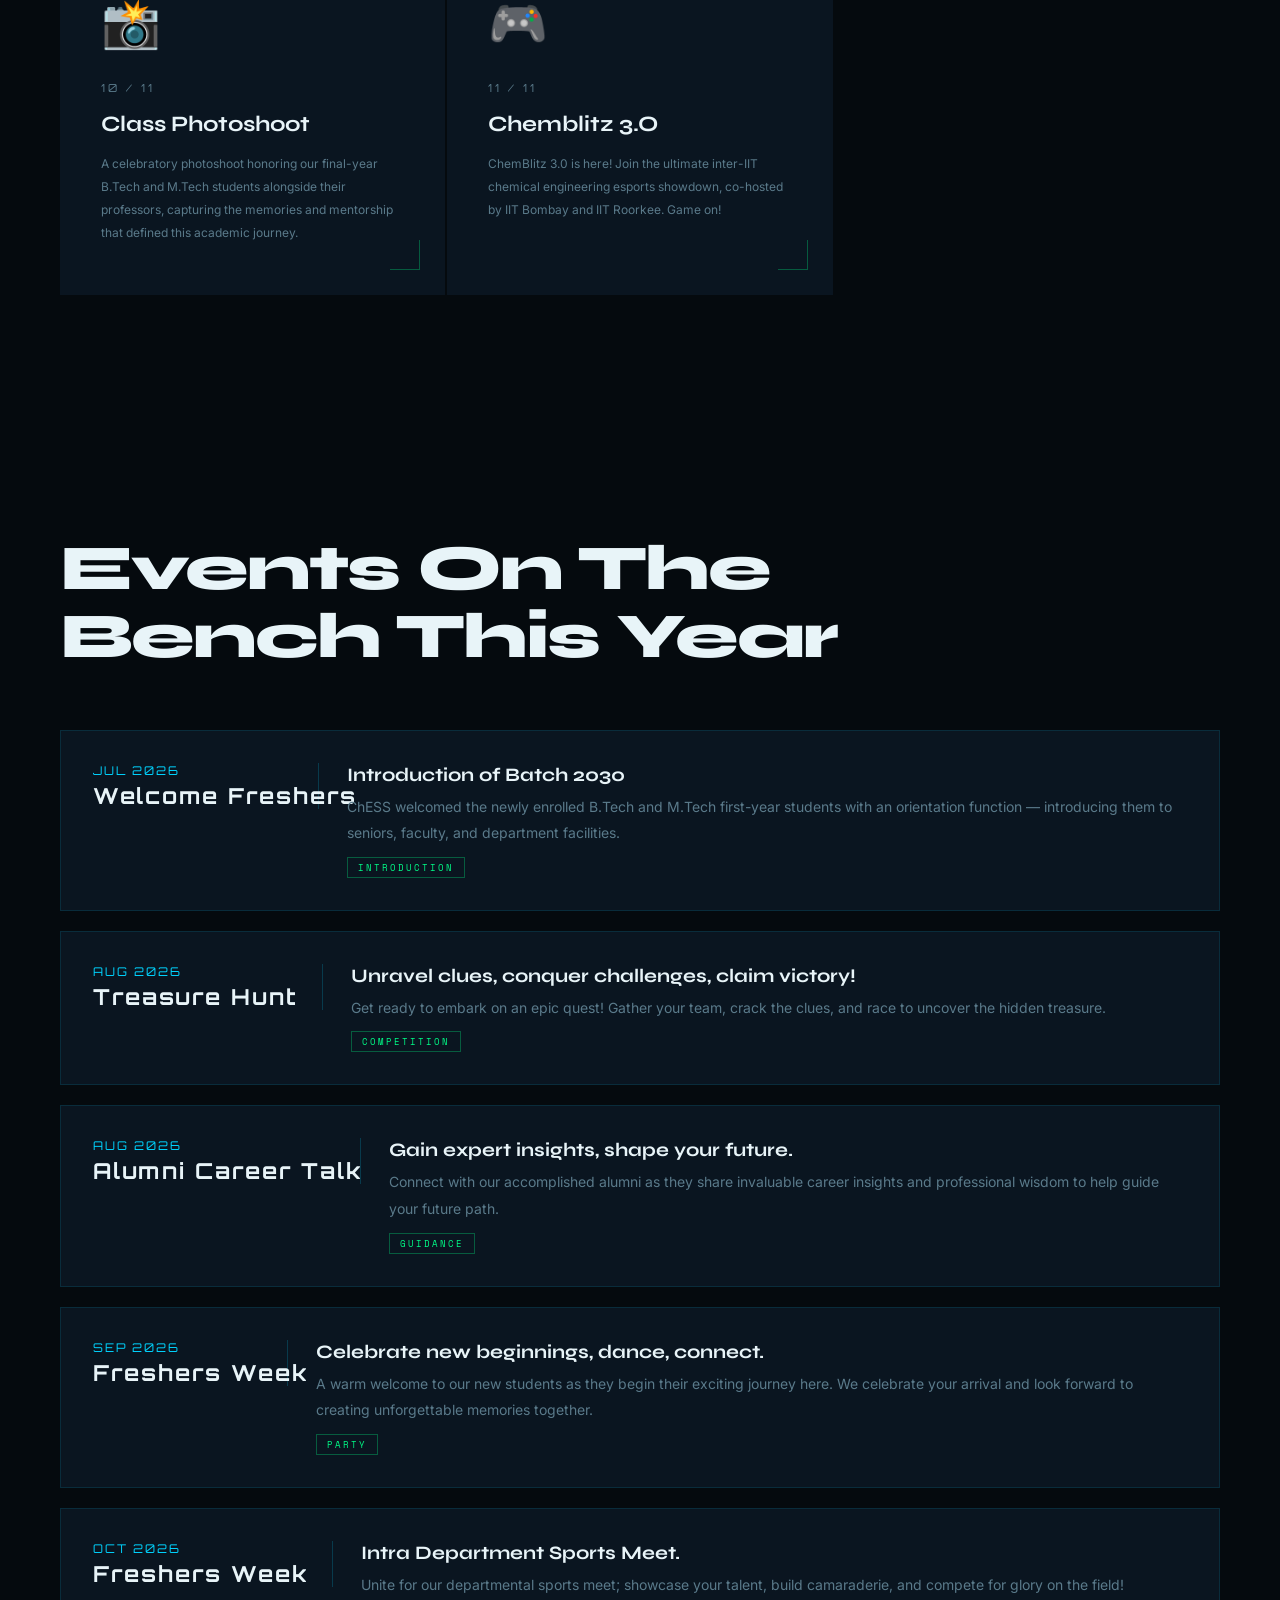
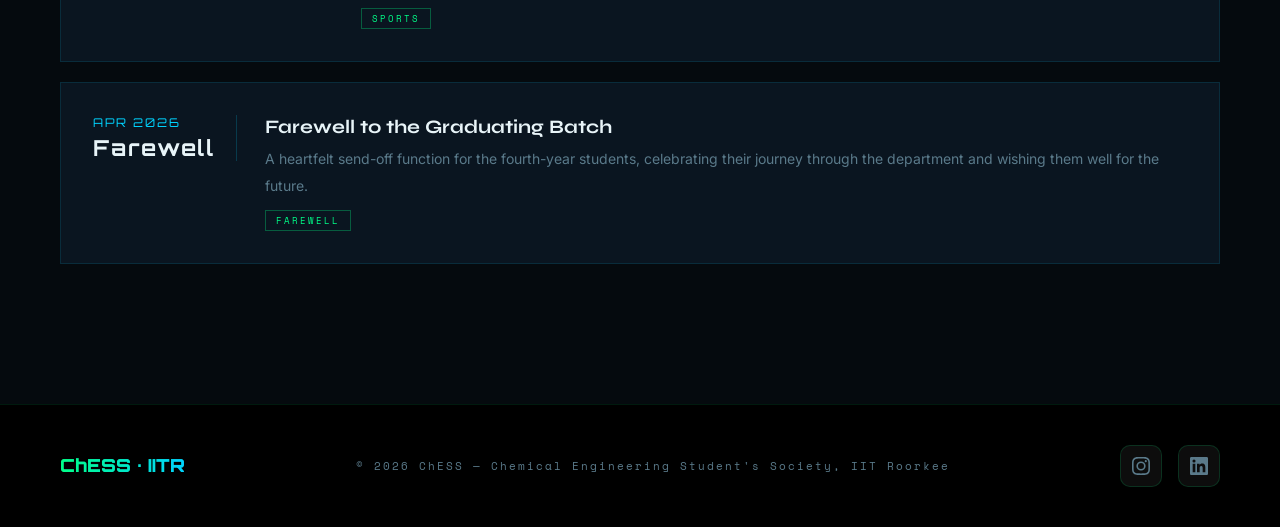
<file: Events.html>
<!DOCTYPE html>
<html lang="en">
<head>
<meta charset="UTF-8"/>
<meta name="viewport" content="width=device-width, initial-scale=1.0"/>
<title>Events — ChESS IITR</title>
<link href="https://fonts.googleapis.com/css2?family=Inter:wght@400;500&family=Orbitron:wght@400;700;900&family=Space+Mono:ital,wght@0,400;0,700;1,400&family=Syne:wght@400;600;800&display=swap" rel="stylesheet"/>
<link rel="stylesheet" href="style_E.css"/>
<link rel="stylesheet" href="style_I.css">
<style>
/* ---- Navbar behavior ---- */
nav {
  position: static;
  width: 100%;
  z-index: 1000;
  background: #060a09;
  border-bottom: 1px solid rgba(0,255,136,0.15);
  transition: all 0.35s ease;
}

#nav-placeholder {
  display: none;
  width: 100%;
}

#nav-placeholder.active {
  display: block;
}

/* Fixed state applied by JS */
nav.nav-fixed {
  position: fixed;
  top: 0;
  left: 0;
  width: 100%;
  margin-top: 0 !important;
  background: rgba(6,10,9,0.75); /* Slightly darker for better readability */
  backdrop-filter: blur(12px);
  -webkit-backdrop-filter: blur(12px);
  border-bottom: 1px solid rgba(0,255,136,0.25);
  box-shadow: 0 6px 24px rgba(0,0,0,0.25);
  animation: navSlideDown 0.4s cubic-bezier(0.16, 1, 0.3, 1) forwards;
}

@keyframes navSlideDown {
  from { transform: translateY(-100%); opacity: 0; }
  to   { transform: translateY(0); opacity: 1; }
}
</style>
</head>
<body>
<div id="cursor-glow"></div>
<div class="scanline"></div>
<div id="main-site" class="visible">
  <nav>
    <a href="index.html" class="nav-logo">
      <img src="images/chess-logo.png" alt="ChESS" class="nav-logo-img">
    </a>
    <!-- Hamburger button (mobile only) -->
  <button class="hamburger" id="hamburger" aria-label="Open menu">
    <span></span>
    <span></span>
    <span></span>
  </button>
    <ul class="nav-links" id="nav-links">
  <li>
    <a href="index.html#hero" >
      <svg viewBox="0 0 24 24" xmlns="http://www.w3.org/2000/svg">
        <path d="M10 20v-6h4v6h5v-8h3L12 3 2 12h3v8z"/>
      </svg>
      Home
    </a>
  </li>
  <li>
    <a href="index.html#about">
      <svg viewBox="0 0 24 24" xmlns="http://www.w3.org/2000/svg">
        <path d="M12 2C6.48 2 2 6.48 2 12s4.48 10 10 10 10-4.48 10-10S17.52 2 12 2zm1 15h-2v-6h2v6zm0-8h-2V7h2v2z"/>
      </svg>
      About
    </a>
  </li>
  <li>
    <a href="Events.html" style="color:var(--acid-green)">
      <svg viewBox="0 0 24 24" xmlns="http://www.w3.org/2000/svg">
        <path d="M17 12h-5v5h5v-5zM16 1v2H8V1H6v2H5c-1.11 0-1.99.9-1.99 2L3 19c0 1.1.89 2 2 2h14c1.1 0 2-.9 2-2V5c0-1.1-.9-2-2-2h-1V1h-2zm3 18H5V8h14v11z"/>
      </svg>
      Events
    </a>
  </li>
  <li>
    <a href="Team.html">
      <svg viewBox="0 0 24 24" xmlns="http://www.w3.org/2000/svg">
        <path d="M16 11c1.66 0 2.99-1.34 2.99-3S17.66 5 16 5c-1.66 0-3 1.34-3 3s1.34 3 3 3zm-8 0c1.66 0 2.99-1.34 2.99-3S9.66 5 8 5C6.34 5 5 6.34 5 8s1.34 3 3 3zm0 2c-2.33 0-7 1.17-7 3.5V19h14v-2.5c0-2.33-4.67-3.5-7-3.5zm8 0c-.29 0-.62.02-.97.05 1.16.84 1.97 1.97 1.97 3.45V19h6v-2.5c0-2.33-4.67-3.5-7-3.5z"/>
      </svg>
      Team
    </a>
  </li>
  <li>
    <a href="History.html">
      <svg viewBox="0 0 24 24" xmlns="http://www.w3.org/2000/svg">
        <path d="M13 3c-4.97 0-9 4.03-9 9H1l3.89 3.89.07.14L9 12H6c0-3.87 3.13-7 7-7s7 3.13 7 7-3.13 7-7 7c-1.93 0-3.68-.79-4.94-2.06l-1.42 1.42C8.27 19.99 10.51 21 13 21c4.97 0 9-4.03 9-9s-4.03-9-9-9zm-1 5v5l4.28 2.54.72-1.21-3.5-2.08V8H12z"/>
      </svg>
      History
    </a>
  </li>
  <li>
    <a href="contactUs.html">
      <svg viewBox="0 0 24 24" xmlns="http://www.w3.org/2000/svg">
        <path d="M20 4H4c-1.1 0-1.99.9-1.99 2L2 18c0 1.1.9 2 2 2h16c1.1 0 2-.9 2-2V6c0-1.1-.9-2-2-2zm0 4l-8 5-8-5V6l8 5 8-5v2z"/>
      </svg>
      Contact
    </a>
  </li>
</ul>
  </nav>
  <div id="nav-placeholder"></div>
  <div style="height:60px"></div>
  <section id="activities">
    <div class="reveal">
      <!-- <div class="section-tag">// 002 &nbsp; Events</div> -->
      <h2 class="section-title">Reactions<br/>In Progress</h2>
    </div>
    <div class="activities-grid">
      <div class="activity-card reveal">
        <span class="activity-icon">🧪</span>
        <div class="activity-num">01 / 11</div>
        <div class="activity-title">Welcome Induction</div>
        <p class="activity-desc">Every year, we roll out the red carpet for incoming B.Tech and M.Tech students — introducing them to seniors, faculty, and the vibrant culture of the department.</p>
        <div class="corner-mark"></div>
      </div>
      <div class="activity-card reveal">
        <span class="activity-icon">💃🏼</span>
        <div class="activity-num">02 / 11</div>
        <div class="activity-title">Freshers Party</div>
        <p class="activity-desc">A warm welcome to our new students as they begin their exciting journey here. We celebrate your arrival and look forward to creating unforgettable memories together.</p>
        <div class="corner-mark"></div>
      </div>  
      <div class="activity-card reveal">
        <span class="activity-icon">🔥</span>
        <div class="activity-num">03 / 11</div>
        <div class="activity-title">Bonfire Night</div>
        <p class="activity-desc">A cozy night of warmth, music, and laughter awaits! Join us for a bonfire celebration filled with snacks, acoustic jamming, and fun games.</p>
        <div class="corner-mark"></div>
      </div>
      <div class="activity-card reveal">
        <span class="activity-icon">🧠</span>
        <div class="activity-num">04 / 11</div>
        <div class="activity-title">Debates & Quizzes</div>
        <p class="activity-desc">We fuel intellectual fire with debates, quizzes, and competitions that attract massive student participation and foster a culture of healthy rivalry.</p>
        <div class="corner-mark"></div>
      </div>    
      <div class="activity-card reveal">
        <span class="activity-icon">🗣️</span>
        <div class="activity-num">05 / 11</div>
        <div class="activity-title">Intern Talk</div>
        <p class="activity-desc">An insightful session where our seniors share their experiences and guide you through navigating the internship process. Prepare to learn, connect, and excel!</p>
        <div class="corner-mark"></div>
      </div>
      <div class="activity-card reveal">
        <span class="activity-icon">📚</span>
        <div class="activity-num">06 / 11</div>
        <div class="activity-title">Department Library</div>
        <p class="activity-desc">We maintain a rich departmental library, procuring new books with faculty input and running book donation drives by graduating students each year.</p>
        <div class="corner-mark"></div>
      </div>
      <div class="activity-card reveal">
        <span class="activity-icon">🎤</span>
        <div class="activity-num">07 / 11</div>
        <div class="activity-title">Distinguished Lectures</div>
        <p class="activity-desc">We invite eminent scientists, engineers, and industry leaders for talks that expand horizons and inspire students beyond the textbook.</p>
        <div class="corner-mark"></div>
      </div>
      <div class="activity-card reveal">
        <span class="activity-icon">🏁</span>
        <div class="activity-num">08 / 11</div>
        <div class="activity-title">Sports Meet</div>
        <p class="activity-desc">Our intra-department sports competition builds teamwork, fitness, and community spirit through friendly competition among all students and faculty.</p>
        <div class="corner-mark"></div>
      </div>
      <div class="activity-card reveal">
        <span class="activity-icon">🎓</span>
        <div class="activity-num">09 / 11</div>
        <div class="activity-title">Farewell Function</div>
        <p class="activity-desc">A heartfelt send-off for final-year students as they step into the next chapter of their careers. We celebrate their journey and wish them the best.</p>
        <div class="corner-mark"></div>
      </div>
      <div class="activity-card reveal">
        <span class="activity-icon">📸</span>
        <div class="activity-num">10 / 11</div>
        <div class="activity-title">Class Photoshoot</div>
        <p class="activity-desc">A celebratory photoshoot honoring our final-year B.Tech and M.Tech students alongside their professors, capturing the memories and mentorship that defined this academic journey.</p>
        <div class="corner-mark"></div>
      </div>
      <div class="activity-card reveal">
        <span class="activity-icon">🎮</span>
        <div class="activity-num">11 / 11</div>
        <div class="activity-title">Chemblitz 3.O</div>
        <p class="activity-desc">ChemBlitz 3.0 is here! Join the ultimate inter-IIT chemical engineering esports showdown, co-hosted by IIT Bombay and IIT Roorkee. Game on!</p>
        <div class="corner-mark"></div>
      </div>
      </div>
    </div>
  </section>
  <section id="events">
    <div class="reveal">
      <!-- <div class="section-tag">// 007 &nbsp; Academic Year 2025–26</div> -->
      <h2 class="section-title">Events On The<br/>Bench This Year</h2>
    </div>

    <div class="event-card reveal">
      <div class="event-date">JUL 2026<span class="event-month">Welcome Freshers</span></div>
      <div class="event-body">
        <div class="event-title">Introduction of Batch 2030</div>
        <p class="event-desc">ChESS welcomed the newly enrolled B.Tech and M.Tech first-year students with an orientation function — introducing them to seniors, faculty, and department facilities.</p>
        <span class="event-tag">Introduction</span>
      </div>
    </div>

    <div class="event-card reveal">
      <div class="event-date">AUG 2026<span class="event-month">Treasure Hunt</span></div>
      <div class="event-body">
        <div class="event-title">Unravel clues, conquer challenges, claim victory!</div>
        <p class="event-desc">Get ready to embark on an epic quest! Gather your team, crack the clues, and race to uncover the hidden treasure.</p>
        <span class="event-tag">Competition</span>
      </div>
    </div>
    <div class="event-card reveal">
      <div class="event-date">AUG 2026<span class="event-month">Alumni Career Talk</span></div>
      <div class="event-body">
        <div class="event-title">Gain expert insights, shape your future.</div>
        <p class="event-desc">Connect with our accomplished alumni as they share invaluable career insights and professional wisdom to help guide your future path.</p>
        <span class="event-tag">Guidance</span>
      </div>
    </div>

    <div class="event-card reveal">
      <div class="event-date">SEP 2026<span class="event-month">Freshers Week</span></div>
      <div class="event-body">
        <div class="event-title">Celebrate new beginnings, dance, connect.</div>
        <p class="event-desc">A warm welcome to our new students as they begin their exciting journey here. We celebrate your arrival and look forward to creating unforgettable memories together.</p>
        <span class="event-tag">Party</span>
      </div>
    </div>
    <div class="event-card reveal">
      <div class="event-date">OCT 2026<span class="event-month">Freshers Week</span></div>
      <div class="event-body">
        <div class="event-title">Intra Department Sports Meet.</div>
        <p class="event-desc">Unite for our departmental sports meet; showcase your talent, build camaraderie, and compete for glory on the field!</p>
        <span class="event-tag">Sports</span>
      </div>
    </div>

    <div class="event-card reveal">
      <div class="event-date">APR 2026<span class="event-month">Farewell</span></div>
      <div class="event-body">
        <div class="event-title">Farewell to the Graduating Batch</div>
        <p class="event-desc">A heartfelt send-off function for the fourth-year students, celebrating their journey through the department and wishing them well for the future.</p>
        <span class="event-tag">Farewell</span>
      </div>
    </div>
  </section>
  <footer>
  <div class="footer-logo">ChESS · IITR</div>
  <div class="footer-copy">© 2026 ChESS — Chemical Engineering Student's Society, IIT Roorkee</div>
  <div class="footer-socials">
    <a href="https://www.instagram.com/chess_iitr/" target="_blank" rel="noopener noreferrer" class="footer-social-link" aria-label="Instagram">
      <svg viewBox="0 0 24 24" xmlns="http://www.w3.org/2000/svg">
        <path d="M12 2.163c3.204 0 3.584.012 4.85.07 1.366.062 2.633.334 3.608 1.31.975.975 1.247 2.242 1.31 3.608.058 1.266.07 1.646.07 4.849s-.012 3.583-.07 4.85c-.063 1.366-.335 2.633-1.31 3.608-.975.975-2.242 1.247-3.608 1.31-1.266.058-1.646.07-4.85.07s-3.583-.012-4.849-.07c-1.366-.063-2.633-.335-3.608-1.31-.975-.975-1.247-2.242-1.31-3.608C2.175 15.583 2.163 15.203 2.163 12s.012-3.584.07-4.85c.063-1.366.335-2.633 1.31-3.608.975-.975 2.242-1.247 3.608-1.31C8.417 2.175 8.797 2.163 12 2.163zm0-2.163C8.741 0 8.332.014 7.052.072 5.197.157 3.355.673 2.014 2.014.673 3.355.157 5.197.072 7.052.014 8.332 0 8.741 0 12c0 3.259.014 3.668.072 4.948.085 1.855.601 3.697 1.942 5.038 1.341 1.341 3.183 1.857 5.038 1.942C8.332 23.986 8.741 24 12 24s3.668-.014 4.948-.072c1.855-.085 3.697-.601 5.038-1.942 1.341-1.341 1.857-3.183 1.942-5.038.058-1.28.072-1.689.072-4.948s-.014-3.668-.072-4.948c-.085-1.855-.601-3.697-1.942-5.038C20.645.673 18.803.157 16.948.072 15.668.014 15.259 0 12 0zm0 5.838a6.162 6.162 0 1 0 0 12.324 6.162 6.162 0 0 0 0-12.324zm0 10.162a4 4 0 1 1 0-8 4 4 0 0 1 0 8zm6.406-11.845a1.44 1.44 0 1 0 0 2.881 1.44 1.44 0 0 0 0-2.881z"/>
      </svg>
    </a>
    <a href="https://www.linkedin.com/company/chemical-engineering-students-society-iit-roorkee/" target="_blank" rel="noopener noreferrer" class="footer-social-link" aria-label="LinkedIn">
      <svg viewBox="0 0 24 24" xmlns="http://www.w3.org/2000/svg">
        <path d="M20.447 20.452h-3.554v-5.569c0-1.328-.027-3.037-1.852-3.037-1.853 0-2.136 1.445-2.136 2.939v5.667H9.351V9h3.414v1.561h.046c.477-.9 1.637-1.85 3.37-1.85 3.601 0 4.267 2.37 4.267 5.455v6.286zM5.337 7.433a2.062 2.062 0 0 1-2.063-2.065 2.064 2.064 0 1 1 2.063 2.065zm1.782 13.019H3.555V9h3.564v11.452zM22.225 0H1.771C.792 0 0 .774 0 1.729v20.542C0 23.227.792 24 1.771 24h20.451C23.2 24 24 23.227 24 22.271V1.729C24 .774 23.2 0 22.222 0h.003z"/>
      </svg>
    </a>
  </div>
</footer>
</div>
<script src="script_E.js"></script>
<script>
// NAVBAR SCROLL LOGIC
(function () {
  const navEl = document.querySelector('nav');
  const placeholder = document.getElementById('nav-placeholder');
  if (!navEl || !placeholder) return;

  let navHeight = navEl.offsetHeight;
  let ticking = false;

  function applyFixed() {
    if (!navEl.classList.contains('nav-fixed')) {
      // Set placeholder height to prevent page layout jumping
      placeholder.style.height = navHeight + 'px';
      navEl.classList.add('nav-fixed');
      placeholder.classList.add('active');
    }
  }

  function removeFixed() {
    if (navEl.classList.contains('nav-fixed')) {
      navEl.classList.remove('nav-fixed');
      placeholder.classList.remove('active');
      placeholder.style.height = '0';
    }
  }

  function onScroll() {
    const scrollY = window.scrollY || window.pageYOffset;
    
    // Trigger the dropdown after scrolling 150px (creates a smooth delay)
    if (scrollY > 150) {
      applyFixed();
    } 
    // Snap back to original state only when user is basically back at the top
    else if (scrollY <= navHeight) {
      removeFixed();
    }
    
    ticking = false;
  }

  window.addEventListener('scroll', () => {
    if (!ticking) {
      window.requestAnimationFrame(onScroll);
      ticking = true;
    }
  });

  window.addEventListener('resize', () => {
    if (!navEl.classList.contains('nav-fixed')) {
      navHeight = navEl.offsetHeight;
    }
  });
})();
</script>
</body>
</html>
</file>
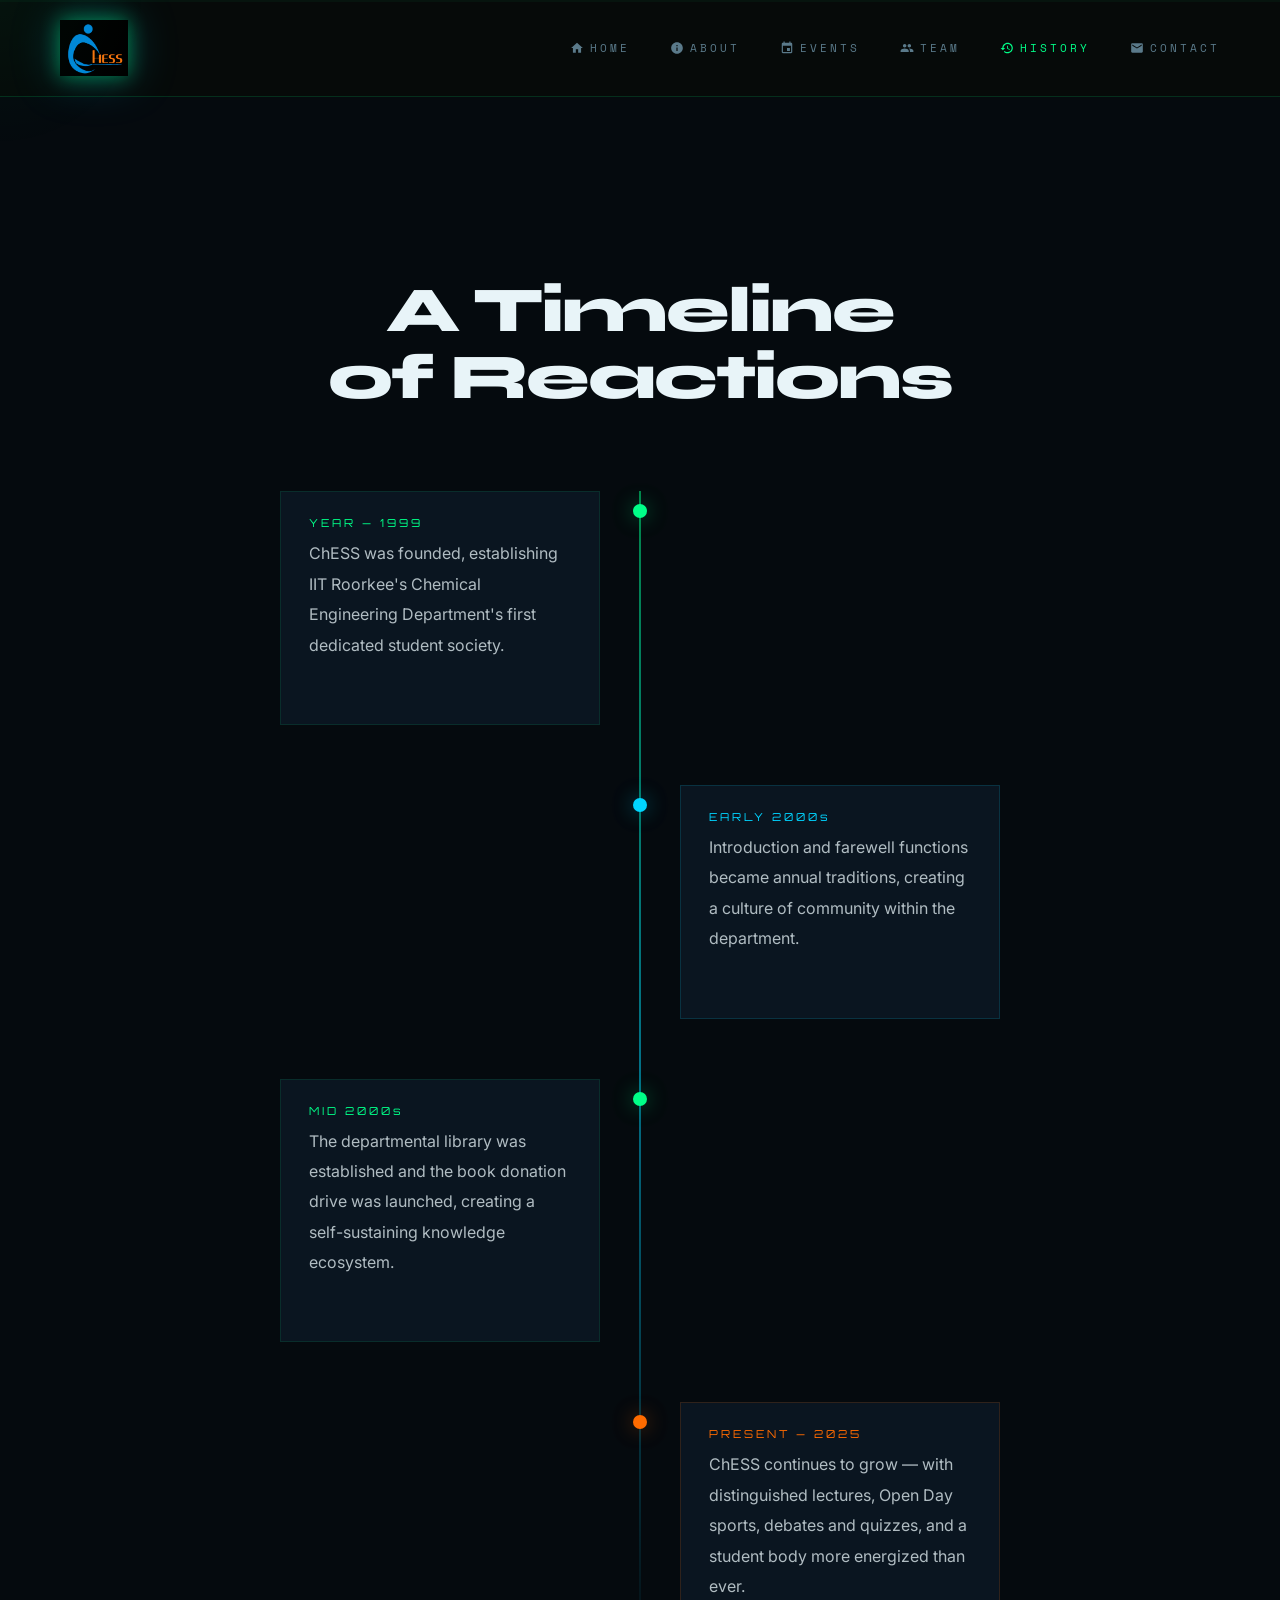
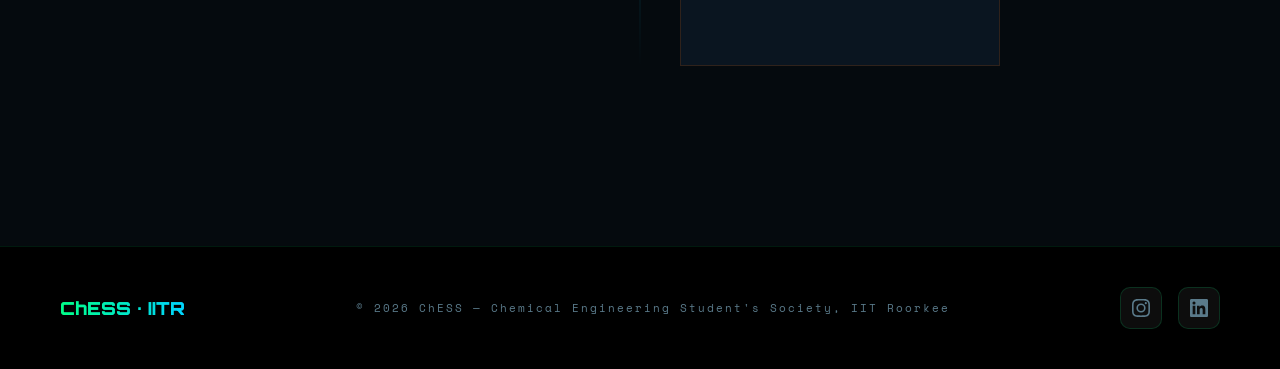
<file: History.html>
<!DOCTYPE html>
<html lang="en">
<head>
<meta charset="UTF-8"/>
<meta name="viewport" content="width=device-width, initial-scale=1.0"/>
<title>Our History — ChESS IITR</title>
<link href="https://fonts.googleapis.com/css2?family=Inter:wght@400;500&family=Orbitron:wght@400;700;900&family=Space+Mono:ital,wght@0,400;0,700;1,400&family=Syne:wght@400;600;800&display=swap" rel="stylesheet"/>
<link rel="stylesheet" href="style_H.css"/>
<link rel="stylesheet" href="style_I.css">
<style>
/* ---- Navbar behavior ---- */
nav {
  position: static;
  width: 100%;
  z-index: 1000;
  background: #060a09;
  border-bottom: 1px solid rgba(0,255,136,0.15);
  transition: all 0.35s ease;
}

#nav-placeholder {
  display: none;
  width: 100%;
}

#nav-placeholder.active {
  display: block;
}

/* Fixed state applied by JS */
nav.nav-fixed {
  position: fixed;
  top: 0;
  left: 0;
  width: 100%;
  margin-top: 0 !important;
  background: rgba(6,10,9,0.75); /* Slightly darker for better readability */
  backdrop-filter: blur(12px);
  -webkit-backdrop-filter: blur(12px);
  border-bottom: 1px solid rgba(0,255,136,0.25);
  box-shadow: 0 6px 24px rgba(0,0,0,0.25);
  animation: navSlideDown 0.4s cubic-bezier(0.16, 1, 0.3, 1) forwards;
}

@keyframes navSlideDown {
  from { transform: translateY(-100%); opacity: 0; }
  to   { transform: translateY(0); opacity: 1; }
}

/* ---- Bigger logo with glow (matches Events page) ---- */
/* .nav-logo-img {
  height: 44px;
  width: 44px;
  filter: drop-shadow(0 0 8px rgba(0,255,136,0.55)) drop-shadow(0 0 18px rgba(0,255,136,0.25));
  transition: filter 0.3s ease, transform 0.3s ease;
} */

.nav-logo:hover .nav-logo-img {
  filter: drop-shadow(0 0 12px rgba(0,255,136,0.8)) drop-shadow(0 0 26px rgba(0,255,136,0.4));
  transform: scale(1.05);
}
</style>
</head>
<body>
<div id="cursor-glow"></div>
<div class="scanline"></div>
<div id="main-site" class="visible">
<nav>
    <a href="index.html" class="nav-logo">
      <img src="images/chess-logo.png" alt="ChESS" class="nav-logo-img">
    </a>
    <!-- Hamburger button (mobile only) -->
  <button class="hamburger" id="hamburger" aria-label="Open menu">
    <span></span>
    <span></span>
    <span></span>
  </button>
    <ul class="nav-links" id="nav-links">
  <li>
    <a href="index.html#hero">
      <svg viewBox="0 0 24 24" xmlns="http://www.w3.org/2000/svg">
        <path d="M10 20v-6h4v6h5v-8h3L12 3 2 12h3v8z"/>
      </svg>
      Home
    </a>
  </li>
  <li>
    <a href="index.html#about">
      <svg viewBox="0 0 24 24" xmlns="http://www.w3.org/2000/svg">
        <path d="M12 2C6.48 2 2 6.48 2 12s4.48 10 10 10 10-4.48 10-10S17.52 2 12 2zm1 15h-2v-6h2v6zm0-8h-2V7h2v2z"/>
      </svg>
      About
    </a>
  </li>
  <li>
    <a href="Events.html">
      <svg viewBox="0 0 24 24" xmlns="http://www.w3.org/2000/svg">
        <path d="M17 12h-5v5h5v-5zM16 1v2H8V1H6v2H5c-1.11 0-1.99.9-1.99 2L3 19c0 1.1.89 2 2 2h14c1.1 0 2-.9 2-2V5c0-1.1-.9-2-2-2h-1V1h-2zm3 18H5V8h14v11z"/>
      </svg>
      Events
    </a>
  </li>
  <li>
    <a href="Team.html">
      <svg viewBox="0 0 24 24" xmlns="http://www.w3.org/2000/svg">
        <path d="M16 11c1.66 0 2.99-1.34 2.99-3S17.66 5 16 5c-1.66 0-3 1.34-3 3s1.34 3 3 3zm-8 0c1.66 0 2.99-1.34 2.99-3S9.66 5 8 5C6.34 5 5 6.34 5 8s1.34 3 3 3zm0 2c-2.33 0-7 1.17-7 3.5V19h14v-2.5c0-2.33-4.67-3.5-7-3.5zm8 0c-.29 0-.62.02-.97.05 1.16.84 1.97 1.97 1.97 3.45V19h6v-2.5c0-2.33-4.67-3.5-7-3.5z"/>
      </svg>
      Team
    </a>
  </li>
  <li>
    <a href="History.html" style="color:var(--acid-green)">
      <svg viewBox="0 0 24 24" xmlns="http://www.w3.org/2000/svg">
        <path d="M13 3c-4.97 0-9 4.03-9 9H1l3.89 3.89.07.14L9 12H6c0-3.87 3.13-7 7-7s7 3.13 7 7-3.13 7-7 7c-1.93 0-3.68-.79-4.94-2.06l-1.42 1.42C8.27 19.99 10.51 21 13 21c4.97 0 9-4.03 9-9s-4.03-9-9-9zm-1 5v5l4.28 2.54.72-1.21-3.5-2.08V8H12z"/>
      </svg>
      History
    </a>
  </li>
  <li>
    <a href="contactUs.html">
      <svg viewBox="0 0 24 24" xmlns="http://www.w3.org/2000/svg">
        <path d="M20 4H4c-1.1 0-1.99.9-1.99 2L2 18c0 1.1.9 2 2 2h16c1.1 0 2-.9 2-2V6c0-1.1-.9-2-2-2zm0 4l-8 5-8-5V6l8 5 8-5v2z"/>
      </svg>
      Contact
    </a>
  </li>
</ul>
  </nav>
  
  <div id="nav-placeholder"></div>
  
  <div style="height:60px"></div>
  <section id="history">
    <div class="reveal" style="text-align:center;margin-bottom:80px;">
      <!-- <div class="section-tag" style="justify-content:center;display:flex">// 004 &nbsp; Our History</div> -->
      <h2 class="section-title" style="text-align:center">A Timeline<br/>of Reactions</h2>
    </div>
    <div class="timeline">
      <div class="timeline-item">
        <div class="timeline-dot"></div>
        <div class="timeline-content">
          <div class="timeline-year">YEAR — 1999</div>
          <div class="timeline-text" style="max-width:600px; font-family:'Inter',sans-serif; font-size:16px; line-height:1.9; color:rgba(232,244,248,0.75); margin-bottom:40px; letter-spacing:0;">ChESS was founded, establishing IIT Roorkee's Chemical Engineering Department's first dedicated student society.</div>
        </div>
      </div>
      <div class="timeline-item right">
        <div class="timeline-dot" style="background:var(--plasma-blue);box-shadow:var(--glow-blue)"></div>
        <div class="timeline-content" style="border-color:rgba(0,212,255,0.15)">
          <div class="timeline-year" style="color:var(--plasma-blue)">EARLY 2000s</div>
          <div class="timeline-text" style="max-width:600px; font-family:'Inter',sans-serif; font-size:16px; line-height:1.9; color:rgba(232,244,248,0.75); margin-bottom:40px; letter-spacing:0;">Introduction and farewell functions became annual traditions, creating a culture of community within the department.</div>
        </div>
      </div>
      <div class="timeline-item">
        <div class="timeline-dot"></div>
        <div class="timeline-content">
          <div class="timeline-year">MID 2000s</div>
          <div class="timeline-text" style="max-width:600px; font-family:'Inter',sans-serif; font-size:16px; line-height:1.9; color:rgba(232,244,248,0.75); margin-bottom:40px; letter-spacing:0;">The departmental library was established and the book donation drive was launched, creating a self-sustaining knowledge ecosystem.</div>
        </div>
      </div>
      <div class="timeline-item right">
        <div class="timeline-dot" style="background:var(--danger-orange);box-shadow:var(--glow-orange)"></div>
        <div class="timeline-content" style="border-color:rgba(255,107,0,0.15)">
          <div class="timeline-year" style="color:var(--danger-orange)">PRESENT — 2025</div>
          <div class="timeline-text" style="max-width:600px; font-family:'Inter',sans-serif; font-size:16px; line-height:1.9; color:rgba(232,244,248,0.75); margin-bottom:40px; letter-spacing:0;">ChESS continues to grow — with distinguished lectures, Open Day sports, debates and quizzes, and a student body more energized than ever.</div>
        </div>
      </div>
    </div>
  </section>
  <footer>
    <div class="footer-logo">ChESS · IITR</div>
  <div class="footer-copy">© 2026 ChESS — Chemical Engineering Student's Society, IIT Roorkee</div>
  <div class="footer-socials">
    <!-- Instagram -->
    <a href="https://www.instagram.com/chess_iitr/" target="_blank" rel="noopener noreferrer" class="footer-social-link" aria-label="Instagram">
      <svg viewBox="0 0 24 24" xmlns="http://www.w3.org/2000/svg">
        <path d="M12 2.163c3.204 0 3.584.012 4.85.07 1.366.062 2.633.334 3.608 1.31.975.975 1.247 2.242 1.31 3.608.058 1.266.07 1.646.07 4.849s-.012 3.583-.07 4.85c-.063 1.366-.335 2.633-1.31 3.608-.975.975-2.242 1.247-3.608 1.31-1.266.058-1.646.07-4.85.07s-3.583-.012-4.849-.07c-1.366-.063-2.633-.335-3.608-1.31-.975-.975-1.247-2.242-1.31-3.608C2.175 15.583 2.163 15.203 2.163 12s.012-3.584.07-4.85c.063-1.366.335-2.633 1.31-3.608.975-.975 2.242-1.247 3.608-1.31C8.417 2.175 8.797 2.163 12 2.163zm0-2.163C8.741 0 8.332.014 7.052.072 5.197.157 3.355.673 2.014 2.014.673 3.355.157 5.197.072 7.052.014 8.332 0 8.741 0 12c0 3.259.014 3.668.072 4.948.085 1.855.601 3.697 1.942 5.038 1.341 1.341 3.183 1.857 5.038 1.942C8.332 23.986 8.741 24 12 24s3.668-.014 4.948-.072c1.855-.085 3.697-.601 5.038-1.942 1.341-1.341 1.857-3.183 1.942-5.038.058-1.28.072-1.689.072-4.948s-.014-3.668-.072-4.948c-.085-1.855-.601-3.697-1.942-5.038C20.645.673 18.803.157 16.948.072 15.668.014 15.259 0 12 0zm0 5.838a6.162 6.162 0 1 0 0 12.324 6.162 6.162 0 0 0 0-12.324zm0 10.162a4 4 0 1 1 0-8 4 4 0 0 1 0 8zm6.406-11.845a1.44 1.44 0 1 0 0 2.881 1.44 1.44 0 0 0 0-2.881z"/>
      </svg>
    </a>
    <!-- LinkedIn -->
    <a href="https://www.linkedin.com/company/chemical-engineering-students-society-iit-roorkee/" target="_blank" rel="noopener noreferrer" class="footer-social-link" aria-label="LinkedIn">
      <svg viewBox="0 0 24 24" xmlns="http://www.w3.org/2000/svg">
        <path d="M20.447 20.452h-3.554v-5.569c0-1.328-.027-3.037-1.852-3.037-1.853 0-2.136 1.445-2.136 2.939v5.667H9.351V9h3.414v1.561h.046c.477-.9 1.637-1.85 3.37-1.85 3.601 0 4.267 2.37 4.267 5.455v6.286zM5.337 7.433a2.062 2.062 0 0 1-2.063-2.065 2.064 2.064 0 1 1 2.063 2.065zm1.782 13.019H3.555V9h3.564v11.452zM22.225 0H1.771C.792 0 0 .774 0 1.729v20.542C0 23.227.792 24 1.771 24h20.451C23.2 24 24 23.227 24 22.271V1.729C24 .774 23.2 0 22.222 0h.003z"/>
      </svg>
    </a>
  </div>
  </footer>
</div>
<script src="script_H.js"></script>
<script>
// NAVBAR SCROLL LOGIC
(function () {
  const navEl = document.querySelector('nav');
  const placeholder = document.getElementById('nav-placeholder');
  if (!navEl || !placeholder) return;

  let navHeight = navEl.offsetHeight;
  let ticking = false;

  function applyFixed() {
    if (!navEl.classList.contains('nav-fixed')) {
      // Set placeholder height to prevent page layout jumping
      placeholder.style.height = navHeight + 'px';
      navEl.classList.add('nav-fixed');
      placeholder.classList.add('active');
    }
  }

  function removeFixed() {
    if (navEl.classList.contains('nav-fixed')) {
      navEl.classList.remove('nav-fixed');
      placeholder.classList.remove('active');
      placeholder.style.height = '0';
    }
  }

  function onScroll() {
    const scrollY = window.scrollY || window.pageYOffset;

    // Trigger the dropdown after scrolling 150px (creates a smooth delay)
    if (scrollY > 150) {
      applyFixed();
    }
    // Snap back to original state only when user is basically back at the top
    else if (scrollY <= navHeight) {
      removeFixed();
    }

    ticking = false;
  }

  window.addEventListener('scroll', () => {
    if (!ticking) {
      window.requestAnimationFrame(onScroll);
      ticking = true;
    }
  });

  window.addEventListener('resize', () => {
    if (!navEl.classList.contains('nav-fixed')) {
      navHeight = navEl.offsetHeight;
    }
  });
})();
</script>
</body>
</html>
</file>
<file: style_I.css>
:root {
    --acid-green: #00ff88;
    --plasma-blue: #00d4ff;
    --danger-orange: #ff6b00;
    --dark-bg: #050a0e;
    --dark-panel: #0a1520;
    --mid-bg: #0d1f2d;
    --text-primary: #e8f4f8;
    --text-muted: #5a7a8a;
    --glow-green: 0 0 20px #00ff8866, 0 0 60px #00ff8833;
    --glow-blue: 0 0 20px #00d4ff66, 0 0 60px #00d4ff33;
    --glow-orange: 0 0 20px #ff6b0066, 0 0 60px #ff6b0033;
  }

  *, *::before, *::after { box-sizing: border-box; margin: 0; padding: 0; }

  html { scroll-behavior: smooth; }

  body {
    font-family: 'Space Mono', monospace;
    background: var(--dark-bg);
    color: var(--text-primary);
    overflow-x: hidden;
  }

  /* ===== INTRO SCREEN ===== */
  #intro {
    position: fixed;
    inset: 0;
    z-index: 9999;
    background: #000;
    display: flex;
    flex-direction: column;
    align-items: center;
    justify-content: center;
    overflow: hidden;
  }

  #intro-canvas {
    position: absolute;
    inset: 0;
    width: 100%;
    height: 100%;
  }

  .intro-text-wrapper {
    position: relative;
    z-index: 10;
    text-align: center;
    opacity: 0;
    transform: translateY(30px);
    animation: introTextReveal 1s ease forwards 2.5s;
  }

  .intro-chem-label {
    font-family: 'Orbitron', sans-serif;
    font-size: clamp(10px, 1.5vw, 14px);
    letter-spacing: 8px;
    color: var(--acid-green);
    text-transform: uppercase;
    margin-bottom: 16px;
    text-shadow: var(--glow-green);
  }

  .intro-title {
    font-family: 'Orbitron', sans-serif;
    font-size: clamp(48px, 10vw, 120px);
    font-weight: 900;
    background: linear-gradient(135deg, #00ff88, #00d4ff, #ff6b00);
    -webkit-background-clip: text;
    -webkit-text-fill-color: transparent;
    background-clip: text;
    line-height: 1;
    letter-spacing: -2px;
  }

  .intro-subtitle {
    font-family: 'Space Mono', monospace;
    font-size: clamp(10px, 1.5vw, 13px);
    color: var(--plasma-blue);
    letter-spacing: 4px;
    margin-top: 12px;
    opacity: 0.8;
  }

  .intro-enter-btn {
    margin-top: 40px;
    padding: 14px 40px;
    border: 1px solid var(--acid-green);
    background: transparent;
    color: var(--acid-green);
    font-family: 'Orbitron', sans-serif;
    font-size: 13px;
    letter-spacing: 4px;
    cursor: pointer;
    text-transform: uppercase;
    position: relative;
    overflow: hidden;
    transition: all 0.3s;
    text-shadow: var(--glow-green);
    box-shadow: var(--glow-green);
  }

  .intro-enter-btn::before {
    content: '';
    position: absolute;
    inset: 0;
    background: var(--acid-green);
    transform: translateX(-100%);
    transition: transform 0.3s ease;
    z-index: -1;
  }

  .intro-enter-btn:hover::before { transform: translateX(0); }
  .intro-enter-btn:hover { color: #000; text-shadow: none; }

  @keyframes introTextReveal {
    to { opacity: 1; transform: translateY(0); }
  }

  /* Molecule nodes */
  .mol-node {
    position: absolute;
    border-radius: 50%;
    animation: molPulse 3s ease-in-out infinite;
  }

  @keyframes molPulse {
    0%, 100% { transform: scale(1); opacity: 0.8; }
    50% { transform: scale(1.3); opacity: 1; }
  }

  /* Bubbles */
  .bubble {
    position: absolute;
    border-radius: 50%;
    background: radial-gradient(circle at 30% 30%, rgba(0,255,136,0.4), rgba(0,212,255,0.1));
    border: 1px solid rgba(0,255,136,0.3);
    animation: riseUp linear infinite;
  }

  @keyframes riseUp {
    0% { transform: translateY(100vh) scale(0); opacity: 0; }
    10% { opacity: 1; }
    90% { opacity: 0.6; }
    100% { transform: translateY(-20vh) scale(1.5); opacity: 0; }
  }

  /* ===== MAIN SITE (hidden until intro done) ===== */
  #main-site { opacity: 0; transition: opacity 0.8s ease; pointer-events: none; }
  #main-site.visible { opacity: 1; pointer-events: all; }

  /* ===== NAV ===== */
  nav {
    position: fixed;
    top: 0; left: 0; right: 0;
    z-index: 9000;
    padding: 20px 60px;
    display: flex;
    align-items: center;
    justify-content: space-between;
    background: rgba(5,10,14,0.85);
    /* backdrop-filter: blur(20px); */
    border-bottom: 1px solid rgba(0,255,136,0.1);
  }

  .nav-logo {
    font-family: 'Orbitron', sans-serif;
    font-weight: 900;
    font-size: 22px;
    background: linear-gradient(90deg, var(--acid-green), var(--plasma-blue));
    -webkit-background-clip: text;
    -webkit-text-fill-color: transparent;
    background-clip: text;
    text-decoration: none;
    letter-spacing: 2px;
    display: inline-flex;
    align-items: center;
  }

  .nav-logo-img {
    height: 56px;
    width: auto;
    display: block;
    filter: drop-shadow(0 0 10px rgba(0,255,136,0.45)) drop-shadow(0 0 22px rgba(0,212,255,0.25));
    transition: filter 0.3s ease, transform 0.3s ease;
  }

  .nav-logo:hover .nav-logo-img {
    filter: drop-shadow(0 0 14px rgba(0,255,136,0.7)) drop-shadow(0 0 30px rgba(0,212,255,0.4));
    transform: scale(1.04);
  }

  .nav-links {
    display: flex;
    gap: 40px;
    list-style: none;
  }

  .nav-links a {
    font-family: 'Space Mono', monospace;
    font-size: 11px;
    letter-spacing: 3px;
    text-transform: uppercase;
    color: var(--text-muted);
    text-decoration: none;
    transition: color 0.3s;
    position: relative;
  }
   /* Nav link icons */
.nav-links a {
  display: flex;
  align-items: center;
  gap: 6px;
}

.nav-links a svg {
  width: 14px;
  height: 14px;
  fill: currentColor;
  flex-shrink: 0;
}

  .nav-links a::after {
    content: '';
    position: absolute;
    bottom: -4px; left: 0; right: 0;
    height: 1px;
    background: var(--acid-green);
    transform: scaleX(0);
    transition: transform 0.3s;
  }

  .nav-links a:hover { color: var(--acid-green); }
  .nav-links a:hover::after { transform: scaleX(1); }

  /* ===== HERO ===== */
  #hero {
    min-height: 100vh;
    display: flex;
    align-items: center;
    position: relative;
    overflow: hidden;
    padding: 120px 60px 80px;
  }

  #hero-canvas {
    position: absolute;
    inset: 0;
    width: 100%; height: 100%;
    opacity: 0.4;
  }

  .hero-content {
    position: relative;
    z-index: 2;
    max-width: 800px;
  }

  .hero-tag {
    display: inline-block;
    font-family: 'Space Mono', monospace;
    font-size: 11px;
    letter-spacing: 5px;
    color: var(--acid-green);
    text-transform: uppercase;
    border: 1px solid rgba(0,255,136,0.3);
    padding: 6px 16px;
    margin-bottom: 32px;
    background: rgba(0,255,136,0.05);
  }

  .hero-title {
    font-family: 'Syne', sans-serif;
    font-weight: 800;
    font-size: clamp(48px, 8vw, 96px);
    line-height: 0.95;
    letter-spacing: -3px;
    margin-bottom: 24px;
  }

  .hero-title .line1 { color: var(--text-primary); }
  .hero-title .line2 {
    background: linear-gradient(90deg, var(--acid-green), var(--plasma-blue));
    -webkit-background-clip: text;
    -webkit-text-fill-color: transparent;
    background-clip: text;
  }

  .hero-desc {
  font-family: 'Inter', sans-serif;
  font-size: 16px;
  line-height: 1.9;
  color: rgba(232,244,248,0.75);
  max-width: 500px;
  margin-bottom: 48px;
  letter-spacing: 0;
  }

  .hero-btns { display: flex; gap: 20px; flex-wrap: wrap; }

  .btn-primary {
    padding: 16px 36px;
    background: var(--acid-green);
    color: #000;
    font-family: 'Syne', sans-serif;
    font-weight: 600;
    font-size: 14px;
    letter-spacing: 0.5px;
    text-transform: none;
    border: none;
    cursor: pointer;
    text-decoration: none;
    transition: all 0.3s;
    box-shadow: var(--glow-green);
    display: inline-block;
  }

  .btn-primary:hover {
    background: #fff;
    transform: translateY(-2px);
    box-shadow: 0 0 40px #00ff8888;
  }

  .btn-secondary {
    padding: 16px 36px;
    border: 1px solid rgba(0,212,255,0.5);
    color: var(--plasma-blue);
    font-family: 'Syne', sans-serif;
    font-weight: 600;
    font-size: 14px;
    letter-spacing: 0.5px;
    text-transform: none;
    cursor: pointer;
    text-decoration: none;
    transition: all 0.3s;
    display: inline-block;
    background: transparent;
  }

  .btn-secondary:hover {
    border-color: var(--plasma-blue);
    background: rgba(0,212,255,0.1);
    box-shadow: var(--glow-blue);
  }

  .hero-stats {
    position: absolute;
    right: 60px;
    bottom: 80px;
    z-index: 2;
    display: flex;
    flex-direction: column;
    gap: 30px;
  }

  .stat-item { text-align: right; }
  .stat-number {
    font-family: 'Orbitron', sans-serif;
    font-size: 40px;
    font-weight: 700;
    background: linear-gradient(90deg, var(--plasma-blue), var(--acid-green));
    -webkit-background-clip: text;
    -webkit-text-fill-color: transparent;
    background-clip: text;
    line-height: 1;
  }

  .stat-label {
    font-family: 'Space Mono', monospace;
    font-size: 10px;
    letter-spacing: 3px;
    color: var(--text-muted);
    text-transform: uppercase;
    margin-top: 4px;
  }

  /* ===== SECTION COMMONS ===== */
  section { padding: 120px 60px; }

  .section-tag {
  font-family: 'Inter', sans-serif;
  font-size: 12px;
  font-weight: 500;
  letter-spacing: 2px;
  color: var(--acid-green);
  text-transform: uppercase;
  margin-bottom: 20px;
  }

  .section-title {
    font-family: 'Syne', sans-serif;
    font-weight: 800;
    font-size: clamp(32px, 5vw, 64px);
    line-height: 1.05;
    letter-spacing: -2px;
    margin-bottom: 60px;
  }

  /* ===== ABOUT SECTION ===== */
  #about {
    background: var(--dark-panel);
    position: relative;
    overflow: hidden;
  }

  #about::before {
    content: 'ChESS';
    position: absolute;
    right: -40px;
    top: 50%;
    transform: translateY(-50%) rotate(90deg);
    font-family: 'Orbitron', sans-serif;
    font-size: 200px;
    font-weight: 900;
    color: rgba(0,255,136,0.03);
    pointer-events: none;
    white-space: nowrap;
  }

  .about-grid {
    display: grid;
    grid-template-columns: 1fr 1fr;
    gap: 80px;
    align-items: center;
  }

  .about-desc {
  font-family: 'Inter', sans-serif;
  font-size: 16px;
  line-height: 1.9;
  color: rgba(232,244,248,0.75);
  margin-bottom: 40px;
  letter-spacing: 0;
}

  .about-desc em {
    color: var(--acid-green);
    font-style: normal;
    font-weight: bold;
  }

  .flask-container {
    position: relative;
    display: flex;
    justify-content: center;
    align-items: center;
    height: 400px;
  }

  /* SVG Flask animation */
  .flask-svg { filter: drop-shadow(0 0 30px rgba(0,255,136,0.4)); }

  .liquid-fill {
    animation: liquidSway 3s ease-in-out infinite;
    transform-origin: center bottom;
  }

  @keyframes liquidSway {
    0%, 100% { transform: skewX(0deg); }
    25% { transform: skewX(2deg); }
    75% { transform: skewX(-2deg); }
  }

  .bubble-particle {
    animation: bubbleRise 2s ease-in infinite;
  }

  @keyframes bubbleRise {
    0% { transform: translateY(0); opacity: 1; }
    100% { transform: translateY(-80px); opacity: 0; }
  }

  .flask-glow {
    animation: glowPulse 2.5s ease-in-out infinite;
  }

  @keyframes glowPulse {
    0%, 100% { opacity: 0.3; }
    50% { opacity: 0.8; }
  }

  /* ===== ACTIVITIES ===== */
  #activities { background: var(--dark-bg); }

  .activities-grid {
    display: grid;
    grid-template-columns: repeat(3, 1fr);
    gap: 2px;
  }

  .activity-card {
    background: var(--dark-panel);
    padding: 50px 40px;
    position: relative;
    overflow: hidden;
    cursor: default;
    transition: all 0.4s cubic-bezier(0.23, 1, 0.32, 1);
    border: 1px solid transparent;
  }

  .activity-card::before {
    content: '';
    position: absolute;
    inset: 0;
    background: linear-gradient(135deg, rgba(0,255,136,0.05), transparent);
    opacity: 0;
    transition: opacity 0.4s;
  }

  .activity-card:hover {
    border-color: rgba(0,255,136,0.2);
    transform: translateY(-4px);
    box-shadow: 0 20px 60px rgba(0,0,0,0.5), var(--glow-green);
  }

  .activity-card:hover::before { opacity: 1; }

  .activity-icon {
    font-size: 48px;
    margin-bottom: 24px;
    display: block;
    filter: grayscale(0);
  }

  .activity-num {
    font-family: 'Orbitron', sans-serif;
    font-size: 11px;
    color: var(--text-muted);
    letter-spacing: 3px;
    margin-bottom: 16px;
  }

  .activity-title {
    font-family: 'Syne', sans-serif;
    font-weight: 700;
    font-size: 22px;
    margin-bottom: 16px;
    color: var(--text-primary);
  }

  .activity-desc {
    font-size: 12px;
    line-height: 1.9;
    color: var(--text-muted);
  }

  .activity-card .corner-mark {
    position: absolute;
    bottom: 24px;
    right: 24px;
    width: 30px;
    height: 30px;
    border-right: 1px solid rgba(0,255,136,0.3);
    border-bottom: 1px solid rgba(0,255,136,0.3);
    transition: all 0.3s;
  }

  .activity-card:hover .corner-mark {
    width: 40px;
    height: 40px;
    border-color: var(--acid-green);
    box-shadow: var(--glow-green);
  }

  /* ===== TEAM SECTION ===== */
  #team {
    background: var(--mid-bg);
    position: relative;
    overflow: hidden;
  }

  #team::after {
    content: '';
    position: absolute;
    top: -200px; right: -200px;
    width: 600px; height: 600px;
    background: radial-gradient(circle, rgba(0,212,255,0.05), transparent 70%);
    pointer-events: none;
  }

  .team-grid {
    display: grid;
    grid-template-columns: repeat(auto-fill, minmax(280px, 1fr));
    gap: 24px;
  }

  .team-card {
    background: var(--dark-panel);
    border: 1px solid rgba(255,255,255,0.05);
    padding: 40px 32px;
    position: relative;
    overflow: hidden;
    transition: all 0.4s;
  }

  .team-card::before {
    content: '';
    position: absolute;
    top: 0; left: 0; right: 0;
    height: 2px;
    background: linear-gradient(90deg, var(--acid-green), var(--plasma-blue));
    transform: scaleX(0);
    transform-origin: left;
    transition: transform 0.4s;
  }

  .team-card:hover { border-color: rgba(0,255,136,0.15); transform: translateY(-4px); }
  .team-card:hover::before { transform: scaleX(1); }

  .team-avatar {
    width: 64px; height: 64px;
    border-radius: 50%;
    background: linear-gradient(135deg, var(--acid-green), var(--plasma-blue));
    display: flex;
    align-items: center;
    justify-content: center;
    font-family: 'Orbitron', sans-serif;
    font-size: 22px;
    font-weight: 700;
    color: #000;
    margin-bottom: 24px;
  }

  .team-name {
    font-family: 'Syne', sans-serif;
    font-weight: 700;
    font-size: 18px;
    margin-bottom: 8px;
    color: var(--text-primary);
  }

  .team-role {
    font-size: 11px;
    letter-spacing: 3px;
    text-transform: uppercase;
    color: var(--acid-green);
    margin-bottom: 16px;
  }

  .team-dept {
    font-size: 11px;
    color: var(--text-muted);
    line-height: 1.6;
  }

  /* Faculty card accent */
  .team-card.faculty { border-color: rgba(255,107,0,0.15); }
  .team-card.faculty::before { background: linear-gradient(90deg, var(--danger-orange), #ffaa00); }
  .team-card.faculty .team-role { color: var(--danger-orange); }
  .team-card.faculty .team-avatar { background: linear-gradient(135deg, var(--danger-orange), #ffaa00); }

  /* ===== PERIODIC TABLE ELEMENT ===== */
  .element-badge {
    display: inline-flex;
    flex-direction: column;
    align-items: center;
    border: 2px solid rgba(0,255,136,0.3);
    padding: 8px 14px;
    background: rgba(0,255,136,0.04);
    margin: 0 10px 10px 0;
    position: relative;
    transition: all 0.3s;
    cursor: default;
  }

  .element-badge:hover {
    border-color: var(--acid-green);
    background: rgba(0,255,136,0.1);
    box-shadow: var(--glow-green);
    transform: scale(1.05);
  }

  .element-badge .num { font-size: 9px; color: var(--text-muted); align-self: flex-start; }
  .element-badge .sym {
    font-family: 'Orbitron', sans-serif;
    font-size: 28px;
    font-weight: 700;
    color: var(--acid-green);
    line-height: 1;
  }
  .element-badge .name { font-size: 8px; color: var(--text-muted); letter-spacing: 1px; }

  .elements-row { display: flex; flex-wrap: wrap; margin-top: 40px; }

  /* ===== TICKER ===== */
  .ticker-wrap {
    background: rgba(0,255,136,0.08);
    border-top: 1px solid rgba(0,255,136,0.2);
    border-bottom: 1px solid rgba(0,255,136,0.2);
    padding: 16px 0;
    overflow: hidden;
    position: relative;
  }

  .ticker-track {
    display: flex;
    white-space: nowrap;
    animation: ticker 30s linear infinite;
  }

  .ticker-item {
    font-family: 'Space Mono', monospace;
    font-size: 12px;
    color: var(--acid-green);
    letter-spacing: 2px;
    padding: 0 40px;
    opacity: 0.7;
  }

  .ticker-item::before { content: '⬡ '; }

  @keyframes ticker {
    0% { transform: translateX(0); }
    100% { transform: translateX(-50%); }
  }

  /* ===== HISTORY TIMELINE ===== */
  #history { background: var(--dark-bg); }

  .timeline {
    position: relative;
    max-width: 800px;
    margin: 0 auto;
  }

  .timeline::before {
    content: '';
    position: absolute;
    left: 50%;
    top: 0; bottom: 0;
    width: 1px;
    background: linear-gradient(to bottom, var(--acid-green), var(--plasma-blue), transparent);
    transform: translateX(-50%);
  }

  .timeline-item {
    display: flex;
    justify-content: flex-end;
    padding-right: calc(50% + 40px);
    margin-bottom: 60px;
    position: relative;
    opacity: 0;
    transform: translateX(-30px);
    transition: all 0.6s ease;
  }

  .timeline-item.right {
    justify-content: flex-start;
    padding-right: 0;
    padding-left: calc(50% + 40px);
    transform: translateX(30px);
  }

  .timeline-item.visible { opacity: 1; transform: translateX(0); }

  .timeline-dot {
    position: absolute;
    left: 50%;
    top: 20px;
    width: 14px; height: 14px;
    border-radius: 50%;
    background: var(--acid-green);
    transform: translate(-50%, -50%);
    box-shadow: var(--glow-green);
  }

  .timeline-content {
    background: var(--dark-panel);
    border: 1px solid rgba(0,255,136,0.1);
    padding: 24px 28px;
    max-width: 320px;
  }

  .timeline-year {
    font-family: 'Orbitron', sans-serif;
    font-size: 11px;
    color: var(--acid-green);
    letter-spacing: 3px;
    margin-bottom: 8px;
  }

  .timeline-text {
    font-size: 13px;
    line-height: 1.7;
    color: rgba(232,244,248,0.7);
  }

  /* ===== CONTACT ===== */
  #contact {
    background: var(--dark-panel);
    text-align: center;
    position: relative;
    overflow: hidden;
  }

  #contact::before {
    content: '';
    position: absolute;
    bottom: -300px; left: 50%;
    transform: translateX(-50%);
    width: 800px; height: 800px;
    background: radial-gradient(circle, rgba(0,255,136,0.06), transparent 60%);
    pointer-events: none;
  }

  .contact-info {
    display: flex;
    justify-content: center;
    gap: 60px;
    margin-top: 60px;
    flex-wrap: wrap;
  }

  .contact-item {
    text-align: center;
    position: relative;
  }

  .contact-label {
    font-family: 'Space Mono', monospace;
    font-size: 10px;
    letter-spacing: 4px;
    color: var(--text-muted);
    text-transform: uppercase;
    margin-bottom: 8px;
  }

  .contact-value {
    font-family: 'Syne', sans-serif;
    font-size: 16px;
    font-weight: 600;
    color: var(--acid-green);
  }

  /* ===== FOOTER ===== */
  footer {
    background: #000;
    padding: 40px 60px;
    display: flex;
    align-items: center;
    justify-content: space-between;
    border-top: 1px solid rgba(0,255,136,0.1);
  }

  .footer-logo {
    font-family: 'Orbitron', sans-serif;
    font-weight: 900;
    font-size: 18px;
    background: linear-gradient(90deg, var(--acid-green), var(--plasma-blue));
    -webkit-background-clip: text;
    -webkit-text-fill-color: transparent;
    background-clip: text;
  }

  .footer-copy {
    font-size: 11px;
    color: var(--text-muted);
    letter-spacing: 2px;
  }
  /* Social Icons in Footer */
.footer-socials {
  display: flex;
  gap: 16px;
  align-items: center;
}

.footer-social-link {
  display: flex;
  align-items: center;
  justify-content: center;
  width: 42px;
  height: 42px;
  border-radius: 10px;
  background: rgba(255,255,255,0.05);
  border: 1px solid rgba(0,255,136,0.15);
  color: var(--text-muted);
  text-decoration: none;
  transition: all 0.3s ease;
}

.footer-social-link:hover {
  background: rgba(0,255,136,0.1);
  border-color: var(--acid-green);
  color: var(--acid-green);
  box-shadow: var(--glow-green);
  transform: translateY(-2px);
}

.footer-social-link svg {
  width: 18px;
  height: 18px;
  fill: currentColor;
}
  /* Animated background grid */
  .grid-bg {
    position: absolute;
    inset: 0;
    background-image:
      linear-gradient(rgba(0,255,136,0.03) 1px, transparent 1px),
      linear-gradient(90deg, rgba(0,255,136,0.03) 1px, transparent 1px);
    background-size: 60px 60px;
    pointer-events: none;
  }

  /* Scroll reveal */
  .reveal {
    opacity: 0;
    transform: translateY(40px);
    transition: opacity 0.7s ease, transform 0.7s ease;
  }
  .reveal.visible { opacity: 1; transform: translateY(0); }

  /* Scanline effect */
  @keyframes scanline {
    0% { top: -10%; }
    100% { top: 110%; }
  }
  @keyframes floatFormula {
      0%,100%{transform:translateY(0);}
      50%{transform:translateY(-12px);}
    }

  .scanline {
    position: fixed;
    left: 0; right: 0;
    height: 2px;
    background: rgba(0,255,136,0.04);
    animation: scanline 6s linear infinite;
    pointer-events: none;
    z-index: 9000;
  }

  /* Cursor glow */
  #cursor-glow {
    position: fixed;
    width: 300px; height: 300px;
    border-radius: 50%;
    background: radial-gradient(circle, rgba(0,255,136,0.04), transparent 70%);
    pointer-events: none;
    z-index: 8999;
    transform: translate(-50%, -50%);
    transition: transform 0.05s;
  }

  /* ===== HAMBURGER BUTTON ===== */
.hamburger {
  display: none;
  flex-direction: column;
  gap: 5px;
  background: none;
  border: none;
  cursor: pointer;
  padding: 4px;
  z-index: 200;
}

.hamburger span {
  display: block;
  width: 24px;
  height: 2px;
  background: var(--acid-green);
  border-radius: 2px;
  transition: all 0.3s ease;
}

/* Hamburger → X animation */
.hamburger.open span:nth-child(1) { transform: translateY(7px) rotate(45deg); }
.hamburger.open span:nth-child(2) { opacity: 0; }
.hamburger.open span:nth-child(3) { transform: translateY(-7px) rotate(-45deg); }

/* ===== TABLET (max 900px) ===== */
@media (max-width: 900px) {
  nav { padding: 16px 24px; position: relative; }

  .hamburger { display: flex; }

  .nav-links {
  display: none;
  flex-direction: column;
  position: fixed;
  top: 64px;
  left: 0; right: 0;
  background: rgba(5,10,14,0.98);
  border-bottom: 1px solid rgba(0,255,136,0.15);
  padding: 20px 24px;
  gap: 0;
  z-index: 9998;
}

  .nav-links.open { display: flex; }

  .nav-links li { border-bottom: 1px solid rgba(255,255,255,0.05); }
  .nav-links li:last-child { border-bottom: none; }

  .nav-links a {
    padding: 14px 0;
    font-size: 13px;
    letter-spacing: 2px;
    display: flex;
    align-items: center;
    gap: 10px;
  }

  section { padding: 80px 24px; }
  #hero { padding: 100px 24px 80px; }
  .about-grid { grid-template-columns: 1fr; }
  .activities-grid { grid-template-columns: 1fr; }
  .hero-stats { position: static; margin-top: 48px; flex-direction: row; gap: 40px; flex-wrap: wrap; }
  footer { flex-direction: column; gap: 20px; text-align: center; align-items: center; }
  .footer-socials { justify-content: center; }
  .timeline::before { left: 20px; }
  .timeline-item, .timeline-item.right { padding: 0 0 0 60px; justify-content: flex-start; }
  .timeline-dot { left: 20px; }
}

/* ===== MOBILE (max 480px) ===== */
@media (max-width: 480px) {
  .hero-title { font-size: 36px; letter-spacing: -1px; }
  .section-title { font-size: 28px; }
  .hero-stats { flex-direction: column; gap: 24px; }
  .stat-number { font-size: 28px; }
  .btn-primary, .btn-secondary { width: 100%; text-align: center; padding: 14px 20px; }
  .hero-btns { flex-direction: column; }
  .hero-tag { font-size: 9px; letter-spacing: 3px; }
  .activity-card { padding: 32px 24px; }
  footer { padding: 32px 20px; }
  .footer-copy { font-size: 10px; letter-spacing: 1px; text-align: center; }
  .nav-logo-img { height: 42px; }
  .intro-title { font-size: 48px; }
}
</file>
<file: style_C.css>
:root {
    --acid-green: #00ff88;
    --plasma-blue: #00d4ff;
    --danger-orange: #ff6b00;
    --dark-bg: #050a0e;
    --dark-panel: #0a1520;
    --mid-bg: #0d1f2d;
    --text-primary: #e8f4f8;
    --text-muted: #5a7a8a;
    --glow-green: 0 0 20px #00ff8866, 0 0 60px #00ff8833;
    --glow-blue: 0 0 20px #00d4ff66, 0 0 60px #00d4ff33;
    --glow-orange: 0 0 20px #ff6b0066, 0 0 60px #ff6b0033;
  }

  *, *::before, *::after { box-sizing: border-box; margin: 0; padding: 0; }

  html { scroll-behavior: smooth; }

  body {
    font-family: 'Space Mono', monospace;
    background: var(--dark-bg);
    color: var(--text-primary);
    overflow-x: hidden;
  }

  /* ===== INTRO SCREEN ===== */
  #intro {
    position: fixed;
    inset: 0;
    z-index: 9999;
    background: #000;
    display: flex;
    flex-direction: column;
    align-items: center;
    justify-content: center;
    overflow: hidden;
  }

  #intro-canvas {
    position: absolute;
    inset: 0;
    width: 100%;
    height: 100%;
  }

  .intro-text-wrapper {
    position: relative;
    z-index: 10;
    text-align: center;
    opacity: 0;
    transform: translateY(30px);
    animation: introTextReveal 1s ease forwards 2.5s;
  }

  .intro-chem-label {
    font-family: 'Orbitron', sans-serif;
    font-size: clamp(10px, 1.5vw, 14px);
    letter-spacing: 8px;
    color: var(--acid-green);
    text-transform: uppercase;
    margin-bottom: 16px;
    text-shadow: var(--glow-green);
  }

  .intro-title {
    font-family: 'Orbitron', sans-serif;
    font-size: clamp(48px, 10vw, 120px);
    font-weight: 900;
    background: linear-gradient(135deg, #00ff88, #00d4ff, #ff6b00);
    -webkit-background-clip: text;
    -webkit-text-fill-color: transparent;
    background-clip: text;
    line-height: 1;
    letter-spacing: -2px;
  }

  .intro-subtitle {
    font-family: 'Space Mono', monospace;
    font-size: clamp(10px, 1.5vw, 13px);
    color: var(--plasma-blue);
    letter-spacing: 4px;
    margin-top: 12px;
    opacity: 0.8;
  }

  .intro-enter-btn {
    margin-top: 40px;
    padding: 14px 40px;
    border: 1px solid var(--acid-green);
    background: transparent;
    color: var(--acid-green);
    font-family: 'Orbitron', sans-serif;
    font-size: 13px;
    letter-spacing: 4px;
    cursor: pointer;
    text-transform: uppercase;
    position: relative;
    overflow: hidden;
    transition: all 0.3s;
    text-shadow: var(--glow-green);
    box-shadow: var(--glow-green);
  }

  .intro-enter-btn::before {
    content: '';
    position: absolute;
    inset: 0;
    background: var(--acid-green);
    transform: translateX(-100%);
    transition: transform 0.3s ease;
    z-index: -1;
  }

  .intro-enter-btn:hover::before { transform: translateX(0); }
  .intro-enter-btn:hover { color: #000; text-shadow: none; }

  @keyframes introTextReveal {
    to { opacity: 1; transform: translateY(0); }
  }

  /* Molecule nodes */
  .mol-node {
    position: absolute;
    border-radius: 50%;
    animation: molPulse 3s ease-in-out infinite;
  }

  @keyframes molPulse {
    0%, 100% { transform: scale(1); opacity: 0.8; }
    50% { transform: scale(1.3); opacity: 1; }
  }

  /* Bubbles */
  .bubble {
    position: absolute;
    border-radius: 50%;
    background: radial-gradient(circle at 30% 30%, rgba(0,255,136,0.4), rgba(0,212,255,0.1));
    border: 1px solid rgba(0,255,136,0.3);
    animation: riseUp linear infinite;
  }

  @keyframes riseUp {
    0% { transform: translateY(100vh) scale(0); opacity: 0; }
    10% { opacity: 1; }
    90% { opacity: 0.6; }
    100% { transform: translateY(-20vh) scale(1.5); opacity: 0; }
  }

  /* ===== MAIN SITE (hidden until intro done) ===== */
  #main-site { opacity: 0; transition: opacity 0.8s ease; pointer-events: none; }
  #main-site.visible { opacity: 1; pointer-events: all; }

  /* ===== NAV ===== */
  nav {
    position: fixed;
    top: 0; left: 0; right: 0;
    z-index: 9999;
    padding: 20px 60px;
    display: flex;
    align-items: center;
    justify-content: space-between;
    background: rgba(5,10,14,0.85);
    /* backdrop-filter: blur(20px); */
    border-bottom: 1px solid rgba(0,255,136,0.1);
  }

  .nav-logo {
    font-family: 'Orbitron', sans-serif;
    font-weight: 900;
    font-size: 22px;
    background: linear-gradient(90deg, var(--acid-green), var(--plasma-blue));
    -webkit-background-clip: text;
    -webkit-text-fill-color: transparent;
    background-clip: text;
    text-decoration: none;
    letter-spacing: 2px;
  }

  .nav-links {
    display: flex;
    gap: 40px;
    list-style: none;
  }

  .nav-links a {
    font-family: 'Space Mono', monospace;
    font-size: 11px;
    letter-spacing: 3px;
    text-transform: uppercase;
    color: var(--text-muted);
    text-decoration: none;
    transition: color 0.3s;
    position: relative;
  }
     /* Nav link icons */
  .nav-links a {
    display: flex;
    align-items: center;
    gap: 6px;
  }

  .nav-links a svg {
    width: 14px;
    height: 14px;
    fill: currentColor;
    flex-shrink: 0;
    }
    .nav-links a.active {
  color: var(--acid-green);
    }

    .nav-links a.active::after {
  transform: scaleX(1); /* Keeps the underline active */
    }

  .nav-links a::after {
    content: '';
    position: absolute;
    bottom: -4px; left: 0; right: 0;
    height: 1px;
    background: var(--acid-green);
    transform: scaleX(0);
    transition: transform 0.3s;
  }

  .nav-links a:hover { color: var(--acid-green); }
  .nav-links a:hover::after { transform: scaleX(1); }

  /* ===== HERO ===== */
  #hero {
    min-height: 100vh;
    display: flex;
    align-items: center;
    position: relative;
    overflow: hidden;
    padding: 120px 60px 80px;
  }

  #hero-canvas {
    position: absolute;
    inset: 0;
    width: 100%; height: 100%;
    opacity: 0.4;
  }

  .hero-content {
    position: relative;
    z-index: 2;
    max-width: 800px;
  }

  .hero-tag {
    display: inline-block;
    font-family: 'Space Mono', monospace;
    font-size: 11px;
    letter-spacing: 5px;
    color: var(--acid-green);
    text-transform: uppercase;
    border: 1px solid rgba(0,255,136,0.3);
    padding: 6px 16px;
    margin-bottom: 32px;
    background: rgba(0,255,136,0.05);
  }

  .hero-title {
    font-family: 'Syne', sans-serif;
    font-weight: 800;
    font-size: clamp(48px, 8vw, 96px);
    line-height: 0.95;
    letter-spacing: -3px;
    margin-bottom: 24px;
  }

  .hero-title .line1 { color: var(--text-primary); }
  .hero-title .line2 {
    background: linear-gradient(90deg, var(--acid-green), var(--plasma-blue));
    -webkit-background-clip: text;
    -webkit-text-fill-color: transparent;
    background-clip: text;
  }

  .hero-desc {
    font-size: 14px;
    line-height: 1.8;
    color: var(--text-muted);
    max-width: 500px;
    margin-bottom: 48px;
  }

  .hero-btns { display: flex; gap: 20px; flex-wrap: wrap; }

  .btn-primary {
    padding: 16px 36px;
    background: var(--acid-green);
    color: #000;
    font-family: 'Orbitron', sans-serif;
    font-size: 11px;
    letter-spacing: 3px;
    text-transform: uppercase;
    border: none;
    cursor: pointer;
    text-decoration: none;
    transition: all 0.3s;
    box-shadow: var(--glow-green);
    display: inline-block;
  }

  .btn-primary:hover {
    background: #fff;
    transform: translateY(-2px);
    box-shadow: 0 0 40px #00ff8888;
  }

  .btn-secondary {
    padding: 16px 36px;
    border: 1px solid rgba(0,212,255,0.5);
    color: var(--plasma-blue);
    font-family: 'Orbitron', sans-serif;
    font-size: 11px;
    letter-spacing: 3px;
    text-transform: uppercase;
    cursor: pointer;
    text-decoration: none;
    transition: all 0.3s;
    display: inline-block;
    background: transparent;
  }

  .btn-secondary:hover {
    border-color: var(--plasma-blue);
    background: rgba(0,212,255,0.1);
    box-shadow: var(--glow-blue);
  }

  .hero-stats {
    position: absolute;
    right: 60px;
    bottom: 80px;
    z-index: 2;
    display: flex;
    flex-direction: column;
    gap: 30px;
  }

  .stat-item { text-align: right; }
  .stat-number {
    font-family: 'Orbitron', sans-serif;
    font-size: 40px;
    font-weight: 700;
    background: linear-gradient(90deg, var(--plasma-blue), var(--acid-green));
    -webkit-background-clip: text;
    -webkit-text-fill-color: transparent;
    background-clip: text;
    line-height: 1;
  }

  .stat-label {
    font-family: 'Space Mono', monospace;
    font-size: 10px;
    letter-spacing: 3px;
    color: var(--text-muted);
    text-transform: uppercase;
    margin-top: 4px;
  }

  /* ===== SECTION COMMONS ===== */
  section { padding: 120px 60px; }

  .section-tag {
    font-family: 'Space Mono', monospace;
    font-size: 10px;
    letter-spacing: 5px;
    color: var(--acid-green);
    text-transform: uppercase;
    margin-bottom: 20px;
  }

  .section-title {
    font-family: 'Syne', sans-serif;
    font-weight: 800;
    font-size: clamp(32px, 5vw, 64px);
    line-height: 1.05;
    letter-spacing: -2px;
    margin-bottom: 60px;
  }

  /* ===== ABOUT SECTION ===== */
  #about {
    background: var(--dark-panel);
    position: relative;
    overflow: hidden;
  }

  #about::before {
    content: 'ChESS';
    position: absolute;
    right: -40px;
    top: 50%;
    transform: translateY(-50%) rotate(90deg);
    font-family: 'Orbitron', sans-serif;
    font-size: 200px;
    font-weight: 900;
    color: rgba(0,255,136,0.03);
    pointer-events: none;
    white-space: nowrap;
  }

  .about-grid {
    display: grid;
    grid-template-columns: 1fr 1fr;
    gap: 80px;
    align-items: center;
  }

  .about-desc {
    font-size: 15px;
    line-height: 2;
    color: rgba(232,244,248,0.7);
  }

  .about-desc em {
    color: var(--acid-green);
    font-style: normal;
    font-weight: bold;
  }

  .flask-container {
    position: relative;
    display: flex;
    justify-content: center;
    align-items: center;
    height: 400px;
  }

  /* SVG Flask animation */
  .flask-svg { filter: drop-shadow(0 0 30px rgba(0,255,136,0.4)); }

  .liquid-fill {
    animation: liquidSway 3s ease-in-out infinite;
    transform-origin: center bottom;
  }

  @keyframes liquidSway {
    0%, 100% { transform: skewX(0deg); }
    25% { transform: skewX(2deg); }
    75% { transform: skewX(-2deg); }
  }

  .bubble-particle {
    animation: bubbleRise 2s ease-in infinite;
  }

  @keyframes bubbleRise {
    0% { transform: translateY(0); opacity: 1; }
    100% { transform: translateY(-80px); opacity: 0; }
  }

  .flask-glow {
    animation: glowPulse 2.5s ease-in-out infinite;
  }

  @keyframes glowPulse {
    0%, 100% { opacity: 0.3; }
    50% { opacity: 0.8; }
  }

  /* ===== ACTIVITIES ===== */
  #activities { background: var(--dark-bg); }

  .activities-grid {
    display: grid;
    grid-template-columns: repeat(3, 1fr);
    gap: 2px;
  }

  .activity-card {
    background: var(--dark-panel);
    padding: 50px 40px;
    position: relative;
    overflow: hidden;
    cursor: default;
    transition: all 0.4s cubic-bezier(0.23, 1, 0.32, 1);
    border: 1px solid transparent;
  }

  .activity-card::before {
    content: '';
    position: absolute;
    inset: 0;
    background: linear-gradient(135deg, rgba(0,255,136,0.05), transparent);
    opacity: 0;
    transition: opacity 0.4s;
  }

  .activity-card:hover {
    border-color: rgba(0,255,136,0.2);
    transform: translateY(-4px);
    box-shadow: 0 20px 60px rgba(0,0,0,0.5), var(--glow-green);
  }

  .activity-card:hover::before { opacity: 1; }

  .activity-icon {
    font-size: 48px;
    margin-bottom: 24px;
    display: block;
    filter: grayscale(0);
  }

  .activity-num {
    font-family: 'Orbitron', sans-serif;
    font-size: 11px;
    color: var(--text-muted);
    letter-spacing: 3px;
    margin-bottom: 16px;
  }

  .activity-title {
    font-family: 'Syne', sans-serif;
    font-weight: 700;
    font-size: 22px;
    margin-bottom: 16px;
    color: var(--text-primary);
  }

  .activity-desc {
    font-size: 12px;
    line-height: 1.9;
    color: var(--text-muted);
  }

  .activity-card .corner-mark {
    position: absolute;
    bottom: 24px;
    right: 24px;
    width: 30px;
    height: 30px;
    border-right: 1px solid rgba(0,255,136,0.3);
    border-bottom: 1px solid rgba(0,255,136,0.3);
    transition: all 0.3s;
  }

  .activity-card:hover .corner-mark {
    width: 40px;
    height: 40px;
    border-color: var(--acid-green);
    box-shadow: var(--glow-green);
  }

  /* ===== TEAM SECTION ===== */
  #team {
    background: var(--mid-bg);
    position: relative;
    overflow: hidden;
  }

  #team::after {
    content: '';
    position: absolute;
    top: -200px; right: -200px;
    width: 600px; height: 600px;
    background: radial-gradient(circle, rgba(0,212,255,0.05), transparent 70%);
    pointer-events: none;
  }

  .team-grid {
    display: grid;
    grid-template-columns: repeat(auto-fill, minmax(280px, 1fr));
    gap: 24px;
  }

  .team-card {
    background: var(--dark-panel);
    border: 1px solid rgba(255,255,255,0.05);
    padding: 40px 32px;
    position: relative;
    overflow: hidden;
    transition: all 0.4s;
  }

  .team-card::before {
    content: '';
    position: absolute;
    top: 0; left: 0; right: 0;
    height: 2px;
    background: linear-gradient(90deg, var(--acid-green), var(--plasma-blue));
    transform: scaleX(0);
    transform-origin: left;
    transition: transform 0.4s;
  }

  .team-card:hover { border-color: rgba(0,255,136,0.15); transform: translateY(-4px); }
  .team-card:hover::before { transform: scaleX(1); }

  .team-avatar {
    width: 64px; height: 64px;
    border-radius: 50%;
    background: linear-gradient(135deg, var(--acid-green), var(--plasma-blue));
    display: flex;
    align-items: center;
    justify-content: center;
    font-family: 'Orbitron', sans-serif;
    font-size: 22px;
    font-weight: 700;
    color: #000;
    margin-bottom: 24px;
  }

  .team-name {
    font-family: 'Syne', sans-serif;
    font-weight: 700;
    font-size: 18px;
    margin-bottom: 8px;
    color: var(--text-primary);
  }

  .team-role {
    font-size: 11px;
    letter-spacing: 3px;
    text-transform: uppercase;
    color: var(--acid-green);
    margin-bottom: 16px;
  }

  .team-dept {
    font-size: 11px;
    color: var(--text-muted);
    line-height: 1.6;
  }

  /* Faculty card accent */
  .team-card.faculty { border-color: rgba(255,107,0,0.15); }
  .team-card.faculty::before { background: linear-gradient(90deg, var(--danger-orange), #ffaa00); }
  .team-card.faculty .team-role { color: var(--danger-orange); }
  .team-card.faculty .team-avatar { background: linear-gradient(135deg, var(--danger-orange), #ffaa00); }

  /* ===== PERIODIC TABLE ELEMENT ===== */
  .element-badge {
    display: inline-flex;
    flex-direction: column;
    align-items: center;
    border: 2px solid rgba(0,255,136,0.3);
    padding: 8px 14px;
    background: rgba(0,255,136,0.04);
    margin: 0 10px 10px 0;
    position: relative;
    transition: all 0.3s;
    cursor: default;
  }

  .element-badge:hover {
    border-color: var(--acid-green);
    background: rgba(0,255,136,0.1);
    box-shadow: var(--glow-green);
    transform: scale(1.05);
  }

  .element-badge .num { font-size: 9px; color: var(--text-muted); align-self: flex-start; }
  .element-badge .sym {
    font-family: 'Orbitron', sans-serif;
    font-size: 28px;
    font-weight: 700;
    color: var(--acid-green);
    line-height: 1;
  }
  .element-badge .name { font-size: 8px; color: var(--text-muted); letter-spacing: 1px; }

  .elements-row { display: flex; flex-wrap: wrap; margin-top: 40px; }

  /* ===== TICKER ===== */
  .ticker-wrap {
    background: rgba(0,255,136,0.08);
    border-top: 1px solid rgba(0,255,136,0.2);
    border-bottom: 1px solid rgba(0,255,136,0.2);
    padding: 16px 0;
    overflow: hidden;
    position: relative;
  }

  .ticker-track {
    display: flex;
    white-space: nowrap;
    animation: ticker 30s linear infinite;
  }

  .ticker-item {
    font-family: 'Space Mono', monospace;
    font-size: 12px;
    color: var(--acid-green);
    letter-spacing: 2px;
    padding: 0 40px;
    opacity: 0.7;
  }

  .ticker-item::before { content: '⬡ '; }

  @keyframes ticker {
    0% { transform: translateX(0); }
    100% { transform: translateX(-50%); }
  }

  /* ===== HISTORY TIMELINE ===== */
  #history { background: var(--dark-bg); }

  .timeline {
    position: relative;
    max-width: 800px;
    margin: 0 auto;
  }

  .timeline::before {
    content: '';
    position: absolute;
    left: 50%;
    top: 0; bottom: 0;
    width: 1px;
    background: linear-gradient(to bottom, var(--acid-green), var(--plasma-blue), transparent);
    transform: translateX(-50%);
  }

  .timeline-item {
    display: flex;
    justify-content: flex-end;
    padding-right: calc(50% + 40px);
    margin-bottom: 60px;
    position: relative;
    opacity: 0;
    transform: translateX(-30px);
    transition: all 0.6s ease;
  }

  .timeline-item.right {
    justify-content: flex-start;
    padding-right: 0;
    padding-left: calc(50% + 40px);
    transform: translateX(30px);
  }

  .timeline-item.visible { opacity: 1; transform: translateX(0); }

  .timeline-dot {
    position: absolute;
    left: 50%;
    top: 20px;
    width: 14px; height: 14px;
    border-radius: 50%;
    background: var(--acid-green);
    transform: translate(-50%, -50%);
    box-shadow: var(--glow-green);
  }

  .timeline-content {
    background: var(--dark-panel);
    border: 1px solid rgba(0,255,136,0.1);
    padding: 24px 28px;
    max-width: 320px;
  }

  .timeline-year {
    font-family: 'Orbitron', sans-serif;
    font-size: 11px;
    color: var(--acid-green);
    letter-spacing: 3px;
    margin-bottom: 8px;
  }

  .timeline-text {
    font-size: 13px;
    line-height: 1.7;
    color: rgba(232,244,248,0.7);
  }

  /* ===== CONTACT ===== */
  #contact {
    background: var(--dark-panel);
    text-align: center;
    position: relative;
    overflow: hidden;
  }

  #contact::before {
    content: '';
    position: absolute;
    bottom: -300px; left: 50%;
    transform: translateX(-50%);
    width: 800px; height: 800px;
    background: radial-gradient(circle, rgba(0,255,136,0.06), transparent 60%);
    pointer-events: none;
  }

  .contact-info {
    display: flex;
    justify-content: center;
    gap: 60px;
    margin-top: 60px;
    flex-wrap: wrap;
  }

  .contact-item {
    text-align: center;
    position: relative;
  }

  .contact-label {
    font-family: 'Space Mono', monospace;
    font-size: 10px;
    letter-spacing: 4px;
    color: var(--text-muted);
    text-transform: uppercase;
    margin-bottom: 8px;
  }

  .contact-value {
    font-family: 'Syne', sans-serif;
    font-size: 16px;
    font-weight: 600;
    color: var(--acid-green);
  }

  /* ===== FOOTER ===== */
  footer {
    background: #000;
    padding: 40px 60px;
    display: flex;
    align-items: center;
    justify-content: space-between;
    border-top: 1px solid rgba(0,255,136,0.1);
  }

  .footer-logo {
    font-family: 'Orbitron', sans-serif;
    font-weight: 900;
    font-size: 18px;
    background: linear-gradient(90deg, var(--acid-green), var(--plasma-blue));
    -webkit-background-clip: text;
    -webkit-text-fill-color: transparent;
    background-clip: text;
  }

  .footer-copy {
    font-size: 11px;
    color: var(--text-muted);
    letter-spacing: 2px;
  }

  /* Animated background grid */
  .grid-bg {
    position: absolute;
    inset: 0;
    background-image:
      linear-gradient(rgba(0,255,136,0.03) 1px, transparent 1px),
      linear-gradient(90deg, rgba(0,255,136,0.03) 1px, transparent 1px);
    background-size: 60px 60px;
    pointer-events: none;
  }

  /* Scroll reveal */
  .reveal {
    opacity: 0;
    transform: translateY(40px);
    transition: opacity 0.7s ease, transform 0.7s ease;
  }
  .reveal.visible { opacity: 1; transform: translateY(0); }

  /* Scanline effect */
  @keyframes scanline {
    0% { top: -10%; }
    100% { top: 110%; }
  }

  .scanline {
    position: fixed;
    left: 0; right: 0;
    height: 2px;
    background: rgba(0,255,136,0.04);
    animation: scanline 6s linear infinite;
    pointer-events: none;
    z-index: 9000;
  }

  /* Cursor glow */
  #cursor-glow {
    position: fixed;
    width: 300px; height: 300px;
    border-radius: 50%;
    background: radial-gradient(circle, rgba(0,255,136,0.04), transparent 70%);
    pointer-events: none;
    z-index: 8999;
    transform: translate(-50%, -50%);
    transition: transform 0.05s;
  }
 .hamburger {
  display: none;
  flex-direction: column;
  gap: 5px;
  background: none;
  border: none;
  cursor: pointer;
  padding: 4px;
  z-index: 200;
}

.hamburger span {
  display: block;
  width: 24px;
  height: 2px;
  background: var(--acid-green);
  border-radius: 2px;
  transition: all 0.3s ease;
}
/* Social Icons in Footer */
.footer-socials {
  display: flex;
  gap: 16px;
  align-items: center;
}

.footer-social-link {
  display: flex;
  align-items: center;
  justify-content: center;
  width: 42px;
  height: 42px;
  border-radius: 10px;
  background: rgba(255,255,255,0.05);
  border: 1px solid rgba(0,255,136,0.15);
  color: var(--text-muted);
  text-decoration: none;
  transition: all 0.3s ease;
}

.footer-social-link:hover {
  background: rgba(0,255,136,0.1);
  border-color: var(--acid-green);
  color: var(--acid-green);
  box-shadow: var(--glow-green);
  transform: translateY(-2px);
}

.footer-social-link svg {
  width: 18px;
  height: 18px;
  fill: currentColor;
}
/* Hamburger → X animation */
.hamburger.open span:nth-child(1) { transform: translateY(7px) rotate(45deg); }
.hamburger.open span:nth-child(2) { opacity: 0; }
.hamburger.open span:nth-child(3) { transform: translateY(-7px) rotate(-45deg); }

/* ===== TABLET (max 900px) ===== */
@media (max-width: 900px) {
  nav { padding: 16px 24px; position: relative; }

  .hamburger { display: flex; }

  .nav-links {
  display: none;
  flex-direction: column;
  position: fixed;
  top: 64px;
  left: 0; right: 0;
  background: rgba(5,10,14,0.98);
  border-bottom: 1px solid rgba(0,255,136,0.15);
  padding: 20px 24px;
  gap: 0;
  z-index: 9998;
}

  .nav-links.open { display: flex; }

  .nav-links li { border-bottom: 1px solid rgba(255,255,255,0.05); }
  .nav-links li:last-child { border-bottom: none; }
  /* Add this to style_C.css */
 .nav-links a svg {
  width: 16px;
  height: 16px;
  fill: currentColor; /* Ensures the icon changes color with the text */
  margin-right: 8px;
}
  .nav-links a {
    padding: 14px 0;
    font-size: 13px;
    letter-spacing: 2px;
    display: flex;
    align-items: center;
    gap: 10px;
  }

  section { padding: 80px 24px; }
  #hero { padding: 100px 24px 80px; }
  .about-grid { grid-template-columns: 1fr; }
  .activities-grid { grid-template-columns: 1fr; }
  .hero-stats { position: static; margin-top: 48px; flex-direction: row; gap: 40px; flex-wrap: wrap; }
  footer { flex-direction: column; gap: 20px; text-align: center; align-items: center; }
  .footer-socials { justify-content: center; }
  .timeline::before { left: 20px; }
  .timeline-item, .timeline-item.right { padding: 0 0 0 60px; justify-content: flex-start; }
  .timeline-dot { left: 20px; }
}

/* ===== MOBILE (max 480px) ===== */
@media (max-width: 480px) {
  .hero-title { font-size: 36px; letter-spacing: -1px; }
  .section-title { font-size: 28px; }
  .hero-stats { flex-direction: column; gap: 24px; }
  .stat-number { font-size: 28px; }
  .btn-primary, .btn-secondary { width: 100%; text-align: center; padding: 14px 20px; }
  .hero-btns { flex-direction: column; }
  .hero-tag { font-size: 9px; letter-spacing: 3px; }
  .activity-card { padding: 32px 24px; }
  footer { padding: 32px 20px; }
  .footer-copy { font-size: 10px; letter-spacing: 1px; text-align: center; }
  .nav-logo { font-size: 18px; }
  .intro-title { font-size: 48px; }
}
</file>
<file: style_E.css>
:root {
    --acid-green: #00ff88;
    --plasma-blue: #00d4ff;
    --danger-orange: #ff6b00;
    --dark-bg: #050a0e;
    --dark-panel: #0a1520;
    --mid-bg: #0d1f2d;
    --text-primary: #e8f4f8;
    --text-muted: #5a7a8a;
    --glow-green: 0 0 20px #00ff8866, 0 0 60px #00ff8833;
    --glow-blue: 0 0 20px #00d4ff66, 0 0 60px #00d4ff33;
    --glow-orange: 0 0 20px #ff6b0066, 0 0 60px #ff6b0033;
  }

  *, *::before, *::after { box-sizing: border-box; margin: 0; padding: 0; }

  html { scroll-behavior: smooth; }

  body {
    font-family: 'Space Mono', monospace;
    background: var(--dark-bg);
    color: var(--text-primary);
    overflow-x: hidden;
  }

  /* ===== INTRO SCREEN ===== */
  #intro {
    position: fixed;
    inset: 0;
    z-index: 9999;
    background: #000;
    display: flex;
    flex-direction: column;
    align-items: center;
    justify-content: center;
    overflow: hidden;
  }

  #intro-canvas {
    position: absolute;
    inset: 0;
    width: 100%;
    height: 100%;
  }

  .intro-text-wrapper {
    position: relative;
    z-index: 10;
    text-align: center;
    opacity: 0;
    transform: translateY(30px);
    animation: introTextReveal 1s ease forwards 2.5s;
  }

  .intro-chem-label {
    font-family: 'Orbitron', sans-serif;
    font-size: clamp(10px, 1.5vw, 14px);
    letter-spacing: 8px;
    color: var(--acid-green);
    text-transform: uppercase;
    margin-bottom: 16px;
    text-shadow: var(--glow-green);
  }

  .intro-title {
    font-family: 'Orbitron', sans-serif;
    font-size: clamp(48px, 10vw, 120px);
    font-weight: 900;
    background: linear-gradient(135deg, #00ff88, #00d4ff, #ff6b00);
    -webkit-background-clip: text;
    -webkit-text-fill-color: transparent;
    background-clip: text;
    line-height: 1;
    letter-spacing: -2px;
  }

  .intro-subtitle {
    font-family: 'Space Mono', monospace;
    font-size: clamp(10px, 1.5vw, 13px);
    color: var(--plasma-blue);
    letter-spacing: 4px;
    margin-top: 12px;
    opacity: 0.8;
  }

  .intro-enter-btn {
    margin-top: 40px;
    padding: 14px 40px;
    border: 1px solid var(--acid-green);
    background: transparent;
    color: var(--acid-green);
    font-family: 'Orbitron', sans-serif;
    font-size: 13px;
    letter-spacing: 4px;
    cursor: pointer;
    text-transform: uppercase;
    position: relative;
    overflow: hidden;
    transition: all 0.3s;
    text-shadow: var(--glow-green);
    box-shadow: var(--glow-green);
  }

  .intro-enter-btn::before {
    content: '';
    position: absolute;
    inset: 0;
    background: var(--acid-green);
    transform: translateX(-100%);
    transition: transform 0.3s ease;
    z-index: -1;
  }

  .intro-enter-btn:hover::before { transform: translateX(0); }
  .intro-enter-btn:hover { color: #000; text-shadow: none; }

  @keyframes introTextReveal {
    to { opacity: 1; transform: translateY(0); }
  }

  /* Molecule nodes */
  .mol-node {
    position: absolute;
    border-radius: 50%;
    animation: molPulse 3s ease-in-out infinite;
  }

  @keyframes molPulse {
    0%, 100% { transform: scale(1); opacity: 0.8; }
    50% { transform: scale(1.3); opacity: 1; }
  }

  /* Bubbles */
  .bubble {
    position: absolute;
    border-radius: 50%;
    background: radial-gradient(circle at 30% 30%, rgba(0,255,136,0.4), rgba(0,212,255,0.1));
    border: 1px solid rgba(0,255,136,0.3);
    animation: riseUp linear infinite;
  }

  @keyframes riseUp {
    0% { transform: translateY(100vh) scale(0); opacity: 0; }
    10% { opacity: 1; }
    90% { opacity: 0.6; }
    100% { transform: translateY(-20vh) scale(1.5); opacity: 0; }
  }

  /* ===== MAIN SITE (hidden until intro done) ===== */
  #main-site { opacity: 0; transition: opacity 0.8s ease; pointer-events: none; }
  #main-site.visible { opacity: 1; pointer-events: all; }

  /* ===== NAV ===== */
  nav {
    position: fixed;
    top: 0; left: 0; right: 0;
    z-index: 100;
    padding: 20px 60px;
    display: flex;
    align-items: center;
    justify-content: space-between;
    background: rgba(5,10,14,0.85);
    /* backdrop-filter: blur(20px); */
    border-bottom: 1px solid rgba(0,255,136,0.1);
  }

  .nav-logo {
    font-family: 'Orbitron', sans-serif;
    font-weight: 900;
    font-size: 22px;
    background: linear-gradient(90deg, var(--acid-green), var(--plasma-blue));
    -webkit-background-clip: text;
    -webkit-text-fill-color: transparent;
    background-clip: text;
    text-decoration: none;
    letter-spacing: 2px;
  }

  .nav-links {
    display: flex;
    gap: 40px;
    list-style: none;
  }

  .nav-links a {
    font-family: 'Space Mono', monospace;
    font-size: 11px;
    letter-spacing: 3px;
    text-transform: uppercase;
    color: var(--text-muted);
    text-decoration: none;
    transition: color 0.3s;
    position: relative;
  }
   /* Nav link icons */
.nav-links a {
  display: flex;
  align-items: center;
  gap: 6px;
}

.nav-links a svg {
  width: 14px;
  height: 14px;
  fill: currentColor;
  flex-shrink: 0;
}

  .nav-links a::after {
    content: '';
    position: absolute;
    bottom: -4px; left: 0; right: 0;
    height: 1px;
    background: var(--acid-green);
    transform: scaleX(0);
    transition: transform 0.3s;
  }

  .nav-links a:hover { color: var(--acid-green); }
  .nav-links a:hover::after { transform: scaleX(1); }

  /* ===== HERO ===== */
  #hero {
    min-height: 100vh;
    display: flex;
    align-items: center;
    position: relative;
    overflow: hidden;
    padding: 120px 60px 80px;
  }

  #hero-canvas {
    position: absolute;
    inset: 0;
    width: 100%; height: 100%;
    opacity: 0.4;
  }

  .hero-content {
    position: relative;
    z-index: 2;
    max-width: 800px;
  }

  .hero-tag {
    display: inline-block;
    font-family: 'Space Mono', monospace;
    font-size: 11px;
    letter-spacing: 5px;
    color: var(--acid-green);
    text-transform: uppercase;
    border: 1px solid rgba(0,255,136,0.3);
    padding: 6px 16px;
    margin-bottom: 32px;
    background: rgba(0,255,136,0.05);
  }

  .hero-title {
    font-family: 'Syne', sans-serif;
    font-weight: 800;
    font-size: clamp(48px, 8vw, 96px);
    line-height: 0.95;
    letter-spacing: -3px;
    margin-bottom: 24px;
  }

  .hero-title .line1 { color: var(--text-primary); }
  .hero-title .line2 {
    background: linear-gradient(90deg, var(--acid-green), var(--plasma-blue));
    -webkit-background-clip: text;
    -webkit-text-fill-color: transparent;
    background-clip: text;
  }

  .hero-desc {
    font-size: 14px;
    line-height: 1.8;
    color: var(--text-muted);
    max-width: 500px;
    margin-bottom: 48px;
  }

  .hero-btns { display: flex; gap: 20px; flex-wrap: wrap; }

  .btn-primary {
    padding: 16px 36px;
    background: var(--acid-green);
    color: #000;
    font-family: 'Orbitron', sans-serif;
    font-size: 11px;
    letter-spacing: 3px;
    text-transform: uppercase;
    border: none;
    cursor: pointer;
    text-decoration: none;
    transition: all 0.3s;
    box-shadow: var(--glow-green);
    display: inline-block;
  }

  .btn-primary:hover {
    background: #fff;
    transform: translateY(-2px);
    box-shadow: 0 0 40px #00ff8888;
  }

  .btn-secondary {
    padding: 16px 36px;
    border: 1px solid rgba(0,212,255,0.5);
    color: var(--plasma-blue);
    font-family: 'Orbitron', sans-serif;
    font-size: 11px;
    letter-spacing: 3px;
    text-transform: uppercase;
    cursor: pointer;
    text-decoration: none;
    transition: all 0.3s;
    display: inline-block;
    background: transparent;
  }

  .btn-secondary:hover {
    border-color: var(--plasma-blue);
    background: rgba(0,212,255,0.1);
    box-shadow: var(--glow-blue);
  }

  .hero-stats {
    position: absolute;
    right: 60px;
    bottom: 80px;
    z-index: 2;
    display: flex;
    flex-direction: column;
    gap: 30px;
  }

  .stat-item { text-align: right; }
  .stat-number {
    font-family: 'Orbitron', sans-serif;
    font-size: 40px;
    font-weight: 700;
    background: linear-gradient(90deg, var(--plasma-blue), var(--acid-green));
    -webkit-background-clip: text;
    -webkit-text-fill-color: transparent;
    background-clip: text;
    line-height: 1;
  }

  .stat-label {
    font-family: 'Space Mono', monospace;
    font-size: 10px;
    letter-spacing: 3px;
    color: var(--text-muted);
    text-transform: uppercase;
    margin-top: 4px;
  }

  /* ===== SECTION COMMONS ===== */
  section { padding: 120px 60px; }

  .section-tag {
  font-family: 'Inter', sans-serif;
  font-size: 12px;
  font-weight: 500;
  letter-spacing: 2px;
  color: var(--acid-green);
  text-transform: uppercase;
  margin-bottom: 20px;
  }

  .section-title {
    font-family: 'Syne', sans-serif;
    font-weight: 800;
    font-size: clamp(32px, 5vw, 64px);
    line-height: 1.05;
    letter-spacing: -2px;
    margin-bottom: 60px;
  }

  /* ===== ABOUT SECTION ===== */
  #about {
    background: var(--dark-panel);
    position: relative;
    overflow: hidden;
  }

  #about::before {
    content: 'ChESS';
    position: absolute;
    right: -40px;
    top: 50%;
    transform: translateY(-50%) rotate(90deg);
    font-family: 'Orbitron', sans-serif;
    font-size: 200px;
    font-weight: 900;
    color: rgba(0,255,136,0.03);
    pointer-events: none;
    white-space: nowrap;
  }

  .about-grid {
    display: grid;
    grid-template-columns: 1fr 1fr;
    gap: 80px;
    align-items: center;
  }

  .about-desc {
    font-size: 15px;
    line-height: 2;
    color: rgba(232,244,248,0.7);
  }

  .about-desc em {
    color: var(--acid-green);
    font-style: normal;
    font-weight: bold;
  }

  .flask-container {
    position: relative;
    display: flex;
    justify-content: center;
    align-items: center;
    height: 400px;
  }

  /* SVG Flask animation */
  .flask-svg { filter: drop-shadow(0 0 30px rgba(0,255,136,0.4)); }

  .liquid-fill {
    animation: liquidSway 3s ease-in-out infinite;
    transform-origin: center bottom;
  }

  @keyframes liquidSway {
    0%, 100% { transform: skewX(0deg); }
    25% { transform: skewX(2deg); }
    75% { transform: skewX(-2deg); }
  }

  .bubble-particle {
    animation: bubbleRise 2s ease-in infinite;
  }

  @keyframes bubbleRise {
    0% { transform: translateY(0); opacity: 1; }
    100% { transform: translateY(-80px); opacity: 0; }
  }

  .flask-glow {
    animation: glowPulse 2.5s ease-in-out infinite;
  }

  @keyframes glowPulse {
    0%, 100% { opacity: 0.3; }
    50% { opacity: 0.8; }
  }

  /* ===== ACTIVITIES ===== */
  #activities { background: var(--dark-bg); }

  .activities-grid {
    display: grid;
    grid-template-columns: repeat(3, 1fr);
    gap: 2px;
  }

  .activity-card {
    background: var(--dark-panel);
    padding: 50px 40px;
    position: relative;
    overflow: hidden;
    cursor: default;
    transition: all 0.4s cubic-bezier(0.23, 1, 0.32, 1);
    border: 1px solid transparent;
  }

  .activity-card::before {
    content: '';
    position: absolute;
    inset: 0;
    background: linear-gradient(135deg, rgba(0,255,136,0.05), transparent);
    opacity: 0;
    transition: opacity 0.4s;
  }

  .activity-card:hover {
    border-color: rgba(0,255,136,0.2);
    transform: translateY(-4px);
    box-shadow: 0 20px 60px rgba(0,0,0,0.5), var(--glow-green);
  }

  .activity-card:hover::before { opacity: 1; }

  .activity-icon {
    font-size: 48px;
    margin-bottom: 24px;
    display: block;
    filter: grayscale(0);
  }

  .activity-num {
    font-family: 'Orbitron', sans-serif;
    font-size: 11px;
    color: var(--text-muted);
    letter-spacing: 3px;
    margin-bottom: 16px;
  }

  .activity-title {
    font-family: 'Syne', sans-serif;
    font-weight: 700;
    font-size: 22px;
    margin-bottom: 16px;
    color: var(--text-primary);
  }

  .activity-desc {
  font-family: 'Inter', sans-serif;
  font-size: 14px;
  line-height: 1.9;
  color: var(--text-muted);
  letter-spacing: 0;
  }

  .activity-card .corner-mark {
    position: absolute;
    bottom: 24px;
    right: 24px;
    width: 30px;
    height: 30px;
    border-right: 1px solid rgba(0,255,136,0.3);
    border-bottom: 1px solid rgba(0,255,136,0.3);
    transition: all 0.3s;
  }

  .activity-card:hover .corner-mark {
    width: 40px;
    height: 40px;
    border-color: var(--acid-green);
    box-shadow: var(--glow-green);
  }

  /* ===== TEAM SECTION ===== */
  #team {
    background: var(--mid-bg);
    position: relative;
    overflow: hidden;
  }

  #team::after {
    content: '';
    position: absolute;
    top: -200px; right: -200px;
    width: 600px; height: 600px;
    background: radial-gradient(circle, rgba(0,212,255,0.05), transparent 70%);
    pointer-events: none;
  }

  .team-grid {
    display: grid;
    grid-template-columns: repeat(auto-fill, minmax(280px, 1fr));
    gap: 24px;
  }

  .team-card {
    background: var(--dark-panel);
    border: 1px solid rgba(255,255,255,0.05);
    padding: 40px 32px;
    position: relative;
    overflow: hidden;
    transition: all 0.4s;
  }

  .team-card::before {
    content: '';
    position: absolute;
    top: 0; left: 0; right: 0;
    height: 2px;
    background: linear-gradient(90deg, var(--acid-green), var(--plasma-blue));
    transform: scaleX(0);
    transform-origin: left;
    transition: transform 0.4s;
  }

  .team-card:hover { border-color: rgba(0,255,136,0.15); transform: translateY(-4px); }
  .team-card:hover::before { transform: scaleX(1); }

  .team-avatar {
    width: 64px; height: 64px;
    border-radius: 50%;
    background: linear-gradient(135deg, var(--acid-green), var(--plasma-blue));
    display: flex;
    align-items: center;
    justify-content: center;
    font-family: 'Orbitron', sans-serif;
    font-size: 22px;
    font-weight: 700;
    color: #000;
    margin-bottom: 24px;
  }

  .team-name {
    font-family: 'Syne', sans-serif;
    font-weight: 700;
    font-size: 18px;
    margin-bottom: 8px;
    color: var(--text-primary);
  }

  .team-role {
    font-size: 11px;
    letter-spacing: 3px;
    text-transform: uppercase;
    color: var(--acid-green);
    margin-bottom: 16px;
  }

  .team-dept {
    font-size: 11px;
    color: var(--text-muted);
    line-height: 1.6;
  }

  /* Faculty card accent */
  .team-card.faculty { border-color: rgba(255,107,0,0.15); }
  .team-card.faculty::before { background: linear-gradient(90deg, var(--danger-orange), #ffaa00); }
  .team-card.faculty .team-role { color: var(--danger-orange); }
  .team-card.faculty .team-avatar { background: linear-gradient(135deg, var(--danger-orange), #ffaa00); }

  /* ===== PERIODIC TABLE ELEMENT ===== */
  .element-badge {
    display: inline-flex;
    flex-direction: column;
    align-items: center;
    border: 2px solid rgba(0,255,136,0.3);
    padding: 8px 14px;
    background: rgba(0,255,136,0.04);
    margin: 0 10px 10px 0;
    position: relative;
    transition: all 0.3s;
    cursor: default;
  }

  .element-badge:hover {
    border-color: var(--acid-green);
    background: rgba(0,255,136,0.1);
    box-shadow: var(--glow-green);
    transform: scale(1.05);
  }

  .element-badge .num { font-size: 9px; color: var(--text-muted); align-self: flex-start; }
  .element-badge .sym {
    font-family: 'Orbitron', sans-serif;
    font-size: 28px;
    font-weight: 700;
    color: var(--acid-green);
    line-height: 1;
  }
  .element-badge .name { font-size: 8px; color: var(--text-muted); letter-spacing: 1px; }

  .elements-row { display: flex; flex-wrap: wrap; margin-top: 40px; }

  /* ===== TICKER ===== */
  .ticker-wrap {
    background: rgba(0,255,136,0.08);
    border-top: 1px solid rgba(0,255,136,0.2);
    border-bottom: 1px solid rgba(0,255,136,0.2);
    padding: 16px 0;
    overflow: hidden;
    position: relative;
  }

  .ticker-track {
    display: flex;
    white-space: nowrap;
    animation: ticker 30s linear infinite;
  }

  .ticker-item {
    font-family: 'Space Mono', monospace;
    font-size: 12px;
    color: var(--acid-green);
    letter-spacing: 2px;
    padding: 0 40px;
    opacity: 0.7;
  }

  .ticker-item::before { content: '⬡ '; }

  @keyframes ticker {
    0% { transform: translateX(0); }
    100% { transform: translateX(-50%); }
  }

  /* ===== HISTORY TIMELINE ===== */
  #history { background: var(--dark-bg); }

  .timeline {
    position: relative;
    max-width: 800px;
    margin: 0 auto;
  }

  .timeline::before {
    content: '';
    position: absolute;
    left: 50%;
    top: 0; bottom: 0;
    width: 1px;
    background: linear-gradient(to bottom, var(--acid-green), var(--plasma-blue), transparent);
    transform: translateX(-50%);
  }

  .timeline-item {
    display: flex;
    justify-content: flex-end;
    padding-right: calc(50% + 40px);
    margin-bottom: 60px;
    position: relative;
    opacity: 0;
    transform: translateX(-30px);
    transition: all 0.6s ease;
  }

  .timeline-item.right {
    justify-content: flex-start;
    padding-right: 0;
    padding-left: calc(50% + 40px);
    transform: translateX(30px);
  }

  .timeline-item.visible { opacity: 1; transform: translateX(0); }

  .timeline-dot {
    position: absolute;
    left: 50%;
    top: 20px;
    width: 14px; height: 14px;
    border-radius: 50%;
    background: var(--acid-green);
    transform: translate(-50%, -50%);
    box-shadow: var(--glow-green);
  }

  .timeline-content {
    background: var(--dark-panel);
    border: 1px solid rgba(0,255,136,0.1);
    padding: 24px 28px;
    max-width: 320px;
  }

  .timeline-year {
    font-family: 'Orbitron', sans-serif;
    font-size: 11px;
    color: var(--acid-green);
    letter-spacing: 3px;
    margin-bottom: 8px;
  }

  .timeline-text {
    font-size: 13px;
    line-height: 1.7;
    color: rgba(232,244,248,0.7);
  }

  /* ===== CONTACT ===== */
  #contact {
    background: var(--dark-panel);
    text-align: center;
    position: relative;
    overflow: hidden;
  }

  #contact::before {
    content: '';
    position: absolute;
    bottom: -300px; left: 50%;
    transform: translateX(-50%);
    width: 800px; height: 800px;
    background: radial-gradient(circle, rgba(0,255,136,0.06), transparent 60%);
    pointer-events: none;
  }

  .contact-info {
    display: flex;
    justify-content: center;
    gap: 60px;
    margin-top: 60px;
    flex-wrap: wrap;
  }

  .contact-item {
    text-align: center;
    position: relative;
  }

  .contact-label {
    font-family: 'Space Mono', monospace;
    font-size: 10px;
    letter-spacing: 4px;
    color: var(--text-muted);
    text-transform: uppercase;
    margin-bottom: 8px;
  }

  .contact-value {
    font-family: 'Syne', sans-serif;
    font-size: 16px;
    font-weight: 600;
    color: var(--acid-green);
  }

  /* ===== FOOTER ===== */
  footer {
    background: #000;
    padding: 40px 60px;
    display: flex;
    align-items: center;
    justify-content: space-between;
    border-top: 1px solid rgba(0,255,136,0.1);
  }

  .footer-logo {
    font-family: 'Orbitron', sans-serif;
    font-weight: 900;
    font-size: 18px;
    background: linear-gradient(90deg, var(--acid-green), var(--plasma-blue));
    -webkit-background-clip: text;
    -webkit-text-fill-color: transparent;
    background-clip: text;
  }

  .footer-copy {
    font-size: 11px;
    color: var(--text-muted);
    letter-spacing: 2px;
  }

  /* Animated background grid */
  .grid-bg {
    position: absolute;
    inset: 0;
    background-image:
      linear-gradient(rgba(0,255,136,0.03) 1px, transparent 1px),
      linear-gradient(90deg, rgba(0,255,136,0.03) 1px, transparent 1px);
    background-size: 60px 60px;
    pointer-events: none;
  }

  /* Scroll reveal */
  .reveal {
    opacity: 0;
    transform: translateY(40px);
    transition: opacity 0.7s ease, transform 0.7s ease;
  }
  .reveal.visible { opacity: 1; transform: translateY(0); }

  /* Scanline effect */
  @keyframes scanline {
    0% { top: -10%; }
    100% { top: 110%; }
  }

  .scanline {
    position: fixed;
    left: 0; right: 0;
    height: 2px;
    background: rgba(0,255,136,0.04);
    animation: scanline 6s linear infinite;
    pointer-events: none;
    z-index: 9000;
  }

  /* Cursor glow */
  #cursor-glow {
    position: fixed;
    width: 300px; height: 300px;
    border-radius: 50%;
    background: radial-gradient(circle, rgba(0,255,136,0.04), transparent 70%);
    pointer-events: none;
    z-index: 8999;
    transform: translate(-50%, -50%);
    transition: transform 0.05s;
  }

  /* ===== HAMBURGER BUTTON ===== */
.hamburger {
  display: none;
  flex-direction: column;
  gap: 5px;
  background: none;
  border: none;
  cursor: pointer;
  padding: 4px;
  z-index: 200;
}

.hamburger span {
  display: block;
  width: 24px;
  height: 2px;
  background: var(--acid-green);
  border-radius: 2px;
  transition: all 0.3s ease;
}

/* Hamburger → X animation */
.hamburger.open span:nth-child(1) { transform: translateY(7px) rotate(45deg); }
.hamburger.open span:nth-child(2) { opacity: 0; }
.hamburger.open span:nth-child(3) { transform: translateY(-7px) rotate(-45deg); }

/* ===== TABLET (max 900px) ===== */
@media (max-width: 900px) {
  nav { padding: 16px 24px; position: relative; }

  .hamburger { display: flex; }

  .nav-links {
  display: none;
  flex-direction: column;
  position: fixed;
  top: 64px;
  left: 0; right: 0;
  background: rgba(5,10,14,0.98);
  border-bottom: 1px solid rgba(0,255,136,0.15);
  padding: 20px 24px;
  gap: 0;
  z-index: 9998;
}

  .nav-links.open { display: flex; }

  .nav-links li { border-bottom: 1px solid rgba(255,255,255,0.05); }
  .nav-links li:last-child { border-bottom: none; }

  .nav-links a {
    padding: 14px 0;
    font-size: 13px;
    letter-spacing: 2px;
    display: flex;
    align-items: center;
    gap: 10px;
  }

  section { padding: 80px 24px; }
  #hero { padding: 100px 24px 80px; }
  .about-grid { grid-template-columns: 1fr; }
  .activities-grid { grid-template-columns: 1fr; }
  .hero-stats { position: static; margin-top: 48px; flex-direction: row; gap: 40px; flex-wrap: wrap; }
  footer { flex-direction: column; gap: 20px; text-align: center; align-items: center; }
  .footer-socials { justify-content: center; }
  .timeline::before { left: 20px; }
  .timeline-item, .timeline-item.right { padding: 0 0 0 60px; justify-content: flex-start; }
  .timeline-dot { left: 20px; }
}

/* ===== MOBILE (max 480px) ===== */
@media (max-width: 480px) {
  .hero-title { font-size: 36px; letter-spacing: -1px; }
  .section-title { font-size: 28px; }
  .hero-stats { flex-direction: column; gap: 24px; }
  .stat-number { font-size: 28px; }
  .btn-primary, .btn-secondary { width: 100%; text-align: center; padding: 14px 20px; }
  .hero-btns { flex-direction: column; }
  .hero-tag { font-size: 9px; letter-spacing: 3px; }
  .activity-card { padding: 32px 24px; }
  footer { padding: 32px 20px; }
  .footer-copy { font-size: 10px; letter-spacing: 1px; text-align: center; }
  .nav-logo { font-size: 18px; }
  .intro-title { font-size: 48px; }
}
  .event-card {
    background: var(--dark-panel);
    border: 1px solid rgba(0,212,255,0.12);
    padding: 32px;
    margin-bottom: 20px;
    position: relative;
    transition: all 0.4s;
    display: flex;
    gap: 28px;
    align-items: flex-start;
  }
  .event-card:hover { border-color: rgba(0,212,255,0.4); transform: translateX(6px); box-shadow: var(--glow-blue); }
  .event-date {
    font-family: 'Orbitron', sans-serif;
    font-size: 12px;
    color: var(--plasma-blue);
    letter-spacing: 2px;
    white-space: nowrap;
    border-right: 1px solid rgba(0,212,255,0.2);
    padding-right: 24px;
    min-width: 120px;
  }
  .event-month { font-size: 22px; font-weight: 700; display:block; margin-top:4px; color: var(--text-primary); }
  .event-body .event-title { font-family: 'Syne', sans-serif; font-weight: 700; font-size: 19px; margin-bottom: 8px; color: var(--text-primary); }
  .event-body .event-desc { font-family: 'Inter', sans-serif; font-size: 14px; line-height: 1.9; color: var(--text-muted); letter-spacing: 0; }
  .event-tag {
    display:inline-block; font-size:9px; letter-spacing:2px; text-transform:uppercase;
    color: var(--acid-green); border:1px solid rgba(0,255,136,0.3); padding:3px 10px; margin-top:10px;
  }
  @media (max-width: 700px) {
    .event-card { flex-direction: column; gap: 12px; }
    .event-date { border-right:none; border-bottom:1px solid rgba(0,212,255,0.2); padding-bottom:10px; padding-right:0; }
  }
  /* Social Icons in Footer */
.footer-socials {
  display: flex;
  gap: 16px;
  align-items: center;
}

.footer-social-link {
  display: flex;
  align-items: center;
  justify-content: center;
  width: 42px;
  height: 42px;
  border-radius: 10px;
  background: rgba(255,255,255,0.05);
  border: 1px solid rgba(0,255,136,0.15);
  color: var(--text-muted);
  text-decoration: none;
  transition: all 0.3s ease;
}

.footer-social-link:hover {
  background: rgba(0,255,136,0.1);
  border-color: var(--acid-green);
  color: var(--acid-green);
  box-shadow: var(--glow-green);
  transform: translateY(-2px);
}

.footer-social-link svg {
  width: 18px;
  height: 18px;
  fill: currentColor;
}
</file>
<file: style_H.css>
:root {
    --acid-green: #00ff88;
    --plasma-blue: #00d4ff;
    --danger-orange: #ff6b00;
    --dark-bg: #050a0e;
    --dark-panel: #0a1520;
    --mid-bg: #0d1f2d;
    --text-primary: #e8f4f8;
    --text-muted: #5a7a8a;
    --glow-green: 0 0 20px #00ff8866, 0 0 60px #00ff8833;
    --glow-blue: 0 0 20px #00d4ff66, 0 0 60px #00d4ff33;
    --glow-orange: 0 0 20px #ff6b0066, 0 0 60px #ff6b0033;
  }

  *, *::before, *::after { box-sizing: border-box; margin: 0; padding: 0; }

  html { scroll-behavior: smooth; }

  body {
    font-family: 'Space Mono', monospace;
    background: var(--dark-bg);
    color: var(--text-primary);
    overflow-x: hidden;
  }

  /* ===== INTRO SCREEN ===== */
  #intro {
    position: fixed;
    inset: 0;
    z-index: 9999;
    background: #000;
    display: flex;
    flex-direction: column;
    align-items: center;
    justify-content: center;
    overflow: hidden;
  }

  #intro-canvas {
    position: absolute;
    inset: 0;
    width: 100%;
    height: 100%;
  }

  .intro-text-wrapper {
    position: relative;
    z-index: 10;
    text-align: center;
    opacity: 0;
    transform: translateY(30px);
    animation: introTextReveal 1s ease forwards 2.5s;
  }

  .intro-chem-label {
    font-family: 'Orbitron', sans-serif;
    font-size: clamp(10px, 1.5vw, 14px);
    letter-spacing: 8px;
    color: var(--acid-green);
    text-transform: uppercase;
    margin-bottom: 16px;
    text-shadow: var(--glow-green);
  }

  .intro-title {
    font-family: 'Orbitron', sans-serif;
    font-size: clamp(48px, 10vw, 120px);
    font-weight: 900;
    background: linear-gradient(135deg, #00ff88, #00d4ff, #ff6b00);
    -webkit-background-clip: text;
    -webkit-text-fill-color: transparent;
    background-clip: text;
    line-height: 1;
    letter-spacing: -2px;
  }

  .intro-subtitle {
    font-family: 'Space Mono', monospace;
    font-size: clamp(10px, 1.5vw, 13px);
    color: var(--plasma-blue);
    letter-spacing: 4px;
    margin-top: 12px;
    opacity: 0.8;
  }

  .intro-enter-btn {
    margin-top: 40px;
    padding: 14px 40px;
    border: 1px solid var(--acid-green);
    background: transparent;
    color: var(--acid-green);
    font-family: 'Orbitron', sans-serif;
    font-size: 13px;
    letter-spacing: 4px;
    cursor: pointer;
    text-transform: uppercase;
    position: relative;
    overflow: hidden;
    transition: all 0.3s;
    text-shadow: var(--glow-green);
    box-shadow: var(--glow-green);
  }

  .intro-enter-btn::before {
    content: '';
    position: absolute;
    inset: 0;
    background: var(--acid-green);
    transform: translateX(-100%);
    transition: transform 0.3s ease;
    z-index: -1;
  }

  .intro-enter-btn:hover::before { transform: translateX(0); }
  .intro-enter-btn:hover { color: #000; text-shadow: none; }

  @keyframes introTextReveal {
    to { opacity: 1; transform: translateY(0); }
  }

  /* Molecule nodes */
  .mol-node {
    position: absolute;
    border-radius: 50%;
    animation: molPulse 3s ease-in-out infinite;
  }

  @keyframes molPulse {
    0%, 100% { transform: scale(1); opacity: 0.8; }
    50% { transform: scale(1.3); opacity: 1; }
  }

  /* Bubbles */
  .bubble {
    position: absolute;
    border-radius: 50%;
    background: radial-gradient(circle at 30% 30%, rgba(0,255,136,0.4), rgba(0,212,255,0.1));
    border: 1px solid rgba(0,255,136,0.3);
    animation: riseUp linear infinite;
  }

  @keyframes riseUp {
    0% { transform: translateY(100vh) scale(0); opacity: 0; }
    10% { opacity: 1; }
    90% { opacity: 0.6; }
    100% { transform: translateY(-20vh) scale(1.5); opacity: 0; }
  }

  /* ===== MAIN SITE (hidden until intro done) ===== */
  #main-site { opacity: 0; transition: opacity 0.8s ease; pointer-events: none; }
  #main-site.visible { opacity: 1; pointer-events: all; }

  /* ===== NAV ===== */
  nav {
    position: fixed;
    top: 0; left: 0; right: 0;
    z-index: 100;
    padding: 20px 60px;
    display: flex;
    align-items: center;
    justify-content: space-between;
    background: rgba(5,10,14,0.85);
    /* backdrop-filter: blur(20px); */
    border-bottom: 1px solid rgba(0,255,136,0.1);
  }

  .nav-logo {
    font-family: 'Orbitron', sans-serif;
    font-weight: 900;
    font-size: 22px;
    background: linear-gradient(90deg, var(--acid-green), var(--plasma-blue));
    -webkit-background-clip: text;
    -webkit-text-fill-color: transparent;
    background-clip: text;
    text-decoration: none;
    letter-spacing: 2px;
  }

  .nav-links {
    display: flex;
    gap: 40px;
    list-style: none;
  }

  .nav-links a {
    font-family: 'Space Mono', monospace;
    font-size: 11px;
    letter-spacing: 3px;
    text-transform: uppercase;
    color: var(--text-muted);
    text-decoration: none;
    transition: color 0.3s;
    position: relative;
  }
     /* Nav link icons */
.nav-links a {
  display: flex;
  align-items: center;
  gap: 6px;
}

.nav-links a svg {
  width: 14px;
  height: 14px;
  fill: currentColor;
  flex-shrink: 0;
}
  .nav-links a::after {
    content: '';
    position: absolute;
    bottom: -4px; left: 0; right: 0;
    height: 1px;
    background: var(--acid-green);
    transform: scaleX(0);
    transition: transform 0.3s;
  }

  .nav-links a:hover { color: var(--acid-green); }
  .nav-links a:hover::after { transform: scaleX(1); }

  /* ===== HERO ===== */
  #hero {
    min-height: 100vh;
    display: flex;
    align-items: center;
    position: relative;
    overflow: hidden;
    padding: 120px 60px 80px;
  }

  #hero-canvas {
    position: absolute;
    inset: 0;
    width: 100%; height: 100%;
    opacity: 0.4;
  }

  .hero-content {
    position: relative;
    z-index: 2;
    max-width: 800px;
  }

  .hero-tag {
    display: inline-block;
    font-family: 'Space Mono', monospace;
    font-size: 11px;
    letter-spacing: 5px;
    color: var(--acid-green);
    text-transform: uppercase;
    border: 1px solid rgba(0,255,136,0.3);
    padding: 6px 16px;
    margin-bottom: 32px;
    background: rgba(0,255,136,0.05);
  }

  .hero-title {
    font-family: 'Syne', sans-serif;
    font-weight: 800;
    font-size: clamp(48px, 8vw, 96px);
    line-height: 0.95;
    letter-spacing: -3px;
    margin-bottom: 24px;
  }

  .hero-title .line1 { color: var(--text-primary); }
  .hero-title .line2 {
    background: linear-gradient(90deg, var(--acid-green), var(--plasma-blue));
    -webkit-background-clip: text;
    -webkit-text-fill-color: transparent;
    background-clip: text;
  }

  .hero-desc {
    font-size: 14px;
    line-height: 1.8;
    color: var(--text-muted);
    max-width: 500px;
    margin-bottom: 48px;
  }

  .hero-btns { display: flex; gap: 20px; flex-wrap: wrap; }

  .btn-primary {
    padding: 16px 36px;
    background: var(--acid-green);
    color: #000;
    font-family: 'Orbitron', sans-serif;
    font-size: 11px;
    letter-spacing: 3px;
    text-transform: uppercase;
    border: none;
    cursor: pointer;
    text-decoration: none;
    transition: all 0.3s;
    box-shadow: var(--glow-green);
    display: inline-block;
  }

  .btn-primary:hover {
    background: #fff;
    transform: translateY(-2px);
    box-shadow: 0 0 40px #00ff8888;
  }

  .btn-secondary {
    padding: 16px 36px;
    border: 1px solid rgba(0,212,255,0.5);
    color: var(--plasma-blue);
    font-family: 'Orbitron', sans-serif;
    font-size: 11px;
    letter-spacing: 3px;
    text-transform: uppercase;
    cursor: pointer;
    text-decoration: none;
    transition: all 0.3s;
    display: inline-block;
    background: transparent;
  }

  .btn-secondary:hover {
    border-color: var(--plasma-blue);
    background: rgba(0,212,255,0.1);
    box-shadow: var(--glow-blue);
  }

  .hero-stats {
    position: absolute;
    right: 60px;
    bottom: 80px;
    z-index: 2;
    display: flex;
    flex-direction: column;
    gap: 30px;
  }

  .stat-item { text-align: right; }
  .stat-number {
    font-family: 'Orbitron', sans-serif;
    font-size: 40px;
    font-weight: 700;
    background: linear-gradient(90deg, var(--plasma-blue), var(--acid-green));
    -webkit-background-clip: text;
    -webkit-text-fill-color: transparent;
    background-clip: text;
    line-height: 1;
  }

  .stat-label {
    font-family: 'Space Mono', monospace;
    font-size: 10px;
    letter-spacing: 3px;
    color: var(--text-muted);
    text-transform: uppercase;
    margin-top: 4px;
  }

  /* ===== SECTION COMMONS ===== */
  section { padding: 120px 60px; }

  .section-tag {
    font-family: 'Space Mono', monospace;
    font-size: 10px;
    letter-spacing: 5px;
    color: var(--acid-green);
    text-transform: uppercase;
    margin-bottom: 20px;
  }

  .section-title {
    font-family: 'Syne', sans-serif;
    font-weight: 800;
    font-size: clamp(32px, 5vw, 64px);
    line-height: 1.05;
    letter-spacing: -2px;
    margin-bottom: 60px;
  }

  /* ===== ABOUT SECTION ===== */
  #about {
    background: var(--dark-panel);
    position: relative;
    overflow: hidden;
  }

  #about::before {
    content: 'ChESS';
    position: absolute;
    right: -40px;
    top: 50%;
    transform: translateY(-50%) rotate(90deg);
    font-family: 'Orbitron', sans-serif;
    font-size: 200px;
    font-weight: 900;
    color: rgba(0,255,136,0.03);
    pointer-events: none;
    white-space: nowrap;
  }

  .about-grid {
    display: grid;
    grid-template-columns: 1fr 1fr;
    gap: 80px;
    align-items: center;
  }

  .about-desc {
    font-size: 15px;
    line-height: 2;
    color: rgba(232,244,248,0.7);
  }

  .about-desc em {
    color: var(--acid-green);
    font-style: normal;
    font-weight: bold;
  }

  .flask-container {
    position: relative;
    display: flex;
    justify-content: center;
    align-items: center;
    height: 400px;
  }

  /* SVG Flask animation */
  .flask-svg { filter: drop-shadow(0 0 30px rgba(0,255,136,0.4)); }

  .liquid-fill {
    animation: liquidSway 3s ease-in-out infinite;
    transform-origin: center bottom;
  }

  @keyframes liquidSway {
    0%, 100% { transform: skewX(0deg); }
    25% { transform: skewX(2deg); }
    75% { transform: skewX(-2deg); }
  }

  .bubble-particle {
    animation: bubbleRise 2s ease-in infinite;
  }

  @keyframes bubbleRise {
    0% { transform: translateY(0); opacity: 1; }
    100% { transform: translateY(-80px); opacity: 0; }
  }

  .flask-glow {
    animation: glowPulse 2.5s ease-in-out infinite;
  }

  @keyframes glowPulse {
    0%, 100% { opacity: 0.3; }
    50% { opacity: 0.8; }
  }

  /* ===== ACTIVITIES ===== */
  #activities { background: var(--dark-bg); }

  .activities-grid {
    display: grid;
    grid-template-columns: repeat(3, 1fr);
    gap: 2px;
  }

  .activity-card {
    background: var(--dark-panel);
    padding: 50px 40px;
    position: relative;
    overflow: hidden;
    cursor: default;
    transition: all 0.4s cubic-bezier(0.23, 1, 0.32, 1);
    border: 1px solid transparent;
  }

  .activity-card::before {
    content: '';
    position: absolute;
    inset: 0;
    background: linear-gradient(135deg, rgba(0,255,136,0.05), transparent);
    opacity: 0;
    transition: opacity 0.4s;
  }

  .activity-card:hover {
    border-color: rgba(0,255,136,0.2);
    transform: translateY(-4px);
    box-shadow: 0 20px 60px rgba(0,0,0,0.5), var(--glow-green);
  }

  .activity-card:hover::before { opacity: 1; }

  .activity-icon {
    font-size: 48px;
    margin-bottom: 24px;
    display: block;
    filter: grayscale(0);
  }

  .activity-num {
    font-family: 'Orbitron', sans-serif;
    font-size: 11px;
    color: var(--text-muted);
    letter-spacing: 3px;
    margin-bottom: 16px;
  }

  .activity-title {
    font-family: 'Syne', sans-serif;
    font-weight: 700;
    font-size: 22px;
    margin-bottom: 16px;
    color: var(--text-primary);
  }

  .activity-desc {
    font-size: 12px;
    line-height: 1.9;
    color: var(--text-muted);
  }

  .activity-card .corner-mark {
    position: absolute;
    bottom: 24px;
    right: 24px;
    width: 30px;
    height: 30px;
    border-right: 1px solid rgba(0,255,136,0.3);
    border-bottom: 1px solid rgba(0,255,136,0.3);
    transition: all 0.3s;
  }

  .activity-card:hover .corner-mark {
    width: 40px;
    height: 40px;
    border-color: var(--acid-green);
    box-shadow: var(--glow-green);
  }

  /* ===== TEAM SECTION ===== */
  #team {
    background: var(--mid-bg);
    position: relative;
    overflow: hidden;
  }

  #team::after {
    content: '';
    position: absolute;
    top: -200px; right: -200px;
    width: 600px; height: 600px;
    background: radial-gradient(circle, rgba(0,212,255,0.05), transparent 70%);
    pointer-events: none;
  }

  .team-grid {
    display: grid;
    grid-template-columns: repeat(auto-fill, minmax(280px, 1fr));
    gap: 24px;
  }

  .team-card {
    background: var(--dark-panel);
    border: 1px solid rgba(255,255,255,0.05);
    padding: 40px 32px;
    position: relative;
    overflow: hidden;
    transition: all 0.4s;
  }

  .team-card::before {
    content: '';
    position: absolute;
    top: 0; left: 0; right: 0;
    height: 2px;
    background: linear-gradient(90deg, var(--acid-green), var(--plasma-blue));
    transform: scaleX(0);
    transform-origin: left;
    transition: transform 0.4s;
  }

  .team-card:hover { border-color: rgba(0,255,136,0.15); transform: translateY(-4px); }
  .team-card:hover::before { transform: scaleX(1); }

  .team-avatar {
    width: 64px; height: 64px;
    border-radius: 50%;
    background: linear-gradient(135deg, var(--acid-green), var(--plasma-blue));
    display: flex;
    align-items: center;
    justify-content: center;
    font-family: 'Orbitron', sans-serif;
    font-size: 22px;
    font-weight: 700;
    color: #000;
    margin-bottom: 24px;
  }

  .team-name {
    font-family: 'Syne', sans-serif;
    font-weight: 700;
    font-size: 18px;
    margin-bottom: 8px;
    color: var(--text-primary);
  }

  .team-role {
    font-size: 11px;
    letter-spacing: 3px;
    text-transform: uppercase;
    color: var(--acid-green);
    margin-bottom: 16px;
  }

  .team-dept {
    font-size: 11px;
    color: var(--text-muted);
    line-height: 1.6;
  }

  /* Faculty card accent */
  .team-card.faculty { border-color: rgba(255,107,0,0.15); }
  .team-card.faculty::before { background: linear-gradient(90deg, var(--danger-orange), #ffaa00); }
  .team-card.faculty .team-role { color: var(--danger-orange); }
  .team-card.faculty .team-avatar { background: linear-gradient(135deg, var(--danger-orange), #ffaa00); }

  /* ===== PERIODIC TABLE ELEMENT ===== */
  .element-badge {
    display: inline-flex;
    flex-direction: column;
    align-items: center;
    border: 2px solid rgba(0,255,136,0.3);
    padding: 8px 14px;
    background: rgba(0,255,136,0.04);
    margin: 0 10px 10px 0;
    position: relative;
    transition: all 0.3s;
    cursor: default;
  }

  .element-badge:hover {
    border-color: var(--acid-green);
    background: rgba(0,255,136,0.1);
    box-shadow: var(--glow-green);
    transform: scale(1.05);
  }

  .element-badge .num { font-size: 9px; color: var(--text-muted); align-self: flex-start; }
  .element-badge .sym {
    font-family: 'Orbitron', sans-serif;
    font-size: 28px;
    font-weight: 700;
    color: var(--acid-green);
    line-height: 1;
  }
  .element-badge .name { font-size: 8px; color: var(--text-muted); letter-spacing: 1px; }

  .elements-row { display: flex; flex-wrap: wrap; margin-top: 40px; }

  /* ===== TICKER ===== */
  .ticker-wrap {
    background: rgba(0,255,136,0.08);
    border-top: 1px solid rgba(0,255,136,0.2);
    border-bottom: 1px solid rgba(0,255,136,0.2);
    padding: 16px 0;
    overflow: hidden;
    position: relative;
  }

  .ticker-track {
    display: flex;
    white-space: nowrap;
    animation: ticker 30s linear infinite;
  }

  .ticker-item {
    font-family: 'Space Mono', monospace;
    font-size: 12px;
    color: var(--acid-green);
    letter-spacing: 2px;
    padding: 0 40px;
    opacity: 0.7;
  }

  .ticker-item::before { content: '⬡ '; }

  @keyframes ticker {
    0% { transform: translateX(0); }
    100% { transform: translateX(-50%); }
  }

  /* ===== HISTORY TIMELINE ===== */
  #history { background: var(--dark-bg); }

  .timeline {
    position: relative;
    max-width: 800px;
    margin: 0 auto;
  }

  .timeline::before {
    content: '';
    position: absolute;
    left: 50%;
    top: 0; bottom: 0;
    width: 1px;
    background: linear-gradient(to bottom, var(--acid-green), var(--plasma-blue), transparent);
    transform: translateX(-50%);
  }

  .timeline-item {
    display: flex;
    justify-content: flex-end;
    padding-right: calc(50% + 40px);
    margin-bottom: 60px;
    position: relative;
    opacity: 0;
    transform: translateX(-30px);
    transition: all 0.6s ease;
  }

  .timeline-item.right {
    justify-content: flex-start;
    padding-right: 0;
    padding-left: calc(50% + 40px);
    transform: translateX(30px);
  }

  .timeline-item.visible { opacity: 1; transform: translateX(0); }

  .timeline-dot {
    position: absolute;
    left: 50%;
    top: 20px;
    width: 14px; height: 14px;
    border-radius: 50%;
    background: var(--acid-green);
    transform: translate(-50%, -50%);
    box-shadow: var(--glow-green);
  }

  .timeline-content {
    background: var(--dark-panel);
    border: 1px solid rgba(0,255,136,0.1);
    padding: 24px 28px;
    max-width: 320px;
  }

  .timeline-year {
    font-family: 'Orbitron', sans-serif;
    font-size: 11px;
    color: var(--acid-green);
    letter-spacing: 3px;
    margin-bottom: 8px;
  }

  .timeline-text {
    font-size: 13px;
    line-height: 1.7;
    color: rgba(232,244,248,0.7);
  }

  /* ===== CONTACT ===== */
  #contact {
    background: var(--dark-panel);
    text-align: center;
    position: relative;
    overflow: hidden;
  }

  #contact::before {
    content: '';
    position: absolute;
    bottom: -300px; left: 50%;
    transform: translateX(-50%);
    width: 800px; height: 800px;
    background: radial-gradient(circle, rgba(0,255,136,0.06), transparent 60%);
    pointer-events: none;
  }

  .contact-info {
    display: flex;
    justify-content: center;
    gap: 60px;
    margin-top: 60px;
    flex-wrap: wrap;
  }

  .contact-item {
    text-align: center;
    position: relative;
  }

  .contact-label {
    font-family: 'Space Mono', monospace;
    font-size: 10px;
    letter-spacing: 4px;
    color: var(--text-muted);
    text-transform: uppercase;
    margin-bottom: 8px;
  }

  .contact-value {
    font-family: 'Syne', sans-serif;
    font-size: 16px;
    font-weight: 600;
    color: var(--acid-green);
  }

  /* ===== FOOTER ===== */
  footer {
    background: #000;
    padding: 40px 60px;
    display: flex;
    align-items: center;
    justify-content: space-between;
    border-top: 1px solid rgba(0,255,136,0.1);
  }

  .footer-logo {
    font-family: 'Orbitron', sans-serif;
    font-weight: 900;
    font-size: 18px;
    background: linear-gradient(90deg, var(--acid-green), var(--plasma-blue));
    -webkit-background-clip: text;
    -webkit-text-fill-color: transparent;
    background-clip: text;
  }

  .footer-copy {
    font-size: 11px;
    color: var(--text-muted);
    letter-spacing: 2px;
  }
  /* Social Icons in Footer */
.footer-socials {
  display: flex;
  gap: 16px;
  align-items: center;
}

.footer-social-link {
  display: flex;
  align-items: center;
  justify-content: center;
  width: 42px;
  height: 42px;
  border-radius: 10px;
  background: rgba(255,255,255,0.05);
  border: 1px solid rgba(0,255,136,0.15);
  color: var(--text-muted);
  text-decoration: none;
  transition: all 0.3s ease;
}

.footer-social-link:hover {
  background: rgba(0,255,136,0.1);
  border-color: var(--acid-green);
  color: var(--acid-green);
  box-shadow: var(--glow-green);
  transform: translateY(-2px);
}

.footer-social-link svg {
  width: 18px;
  height: 18px;
  fill: currentColor;
}
  /* Animated background grid */
  .grid-bg {
    position: absolute;
    inset: 0;
    background-image:
      linear-gradient(rgba(0,255,136,0.03) 1px, transparent 1px),
      linear-gradient(90deg, rgba(0,255,136,0.03) 1px, transparent 1px);
    background-size: 60px 60px;
    pointer-events: none;
  }

  /* Scroll reveal */
  .reveal {
    opacity: 0;
    transform: translateY(40px);
    transition: opacity 0.7s ease, transform 0.7s ease;
  }
  .reveal.visible { opacity: 1; transform: translateY(0); }

  /* Scanline effect */
  @keyframes scanline {
    0% { top: -10%; }
    100% { top: 110%; }
  }

  .scanline {
    position: fixed;
    left: 0; right: 0;
    height: 2px;
    background: rgba(0,255,136,0.04);
    animation: scanline 6s linear infinite;
    pointer-events: none;
    z-index: 9000;
  }

  /* Cursor glow */
  #cursor-glow {
    position: fixed;
    width: 300px; height: 300px;
    border-radius: 50%;
    background: radial-gradient(circle, rgba(0,255,136,0.04), transparent 70%);
    pointer-events: none;
    z-index: 8999;
    transform: translate(-50%, -50%);
    transition: transform 0.05s;
  }

   /* ===== HAMBURGER BUTTON ===== */
.hamburger {
  display: none;
  flex-direction: column;
  gap: 5px;
  background: none;
  border: none;
  cursor: pointer;
  padding: 4px;
  z-index: 200;
}

.hamburger span {
  display: block;
  width: 24px;
  height: 2px;
  background: var(--acid-green);
  border-radius: 2px;
  transition: all 0.3s ease;
}

/* Hamburger → X animation */
.hamburger.open span:nth-child(1) { transform: translateY(7px) rotate(45deg); }
.hamburger.open span:nth-child(2) { opacity: 0; }
.hamburger.open span:nth-child(3) { transform: translateY(-7px) rotate(-45deg); }

/* ===== TABLET (max 900px) ===== */
@media (max-width: 900px) {
  nav { padding: 16px 24px; position: relative; }

  .hamburger { display: flex; }

  .nav-links {
  display: none;
  flex-direction: column;
  position: fixed;
  top: 64px;
  left: 0; right: 0;
  background: rgba(5,10,14,0.98);
  border-bottom: 1px solid rgba(0,255,136,0.15);
  padding: 20px 24px;
  gap: 0;
  z-index: 9998;
}

  .nav-links.open { display: flex; }

  .nav-links li { border-bottom: 1px solid rgba(255,255,255,0.05); }
  .nav-links li:last-child { border-bottom: none; }

  .nav-links a {
    padding: 14px 0;
    font-size: 13px;
    letter-spacing: 2px;
    display: flex;
    align-items: center;
    gap: 10px;
  }

  section { padding: 80px 24px; }
  #hero { padding: 100px 24px 80px; }
  .about-grid { grid-template-columns: 1fr; }
  .activities-grid { grid-template-columns: 1fr; }
  .hero-stats { position: static; margin-top: 48px; flex-direction: row; gap: 40px; flex-wrap: wrap; }
  footer { flex-direction: column; gap: 20px; text-align: center; align-items: center; }
  .footer-socials { justify-content: center; }
  .timeline::before { left: 20px; }
  .timeline-item, .timeline-item.right { padding: 0 0 0 60px; justify-content: flex-start; }
  .timeline-dot { left: 20px; }
}

/* ===== MOBILE (max 480px) ===== */
@media (max-width: 480px) {
  .hero-title { font-size: 36px; letter-spacing: -1px; }
  .section-title { font-size: 28px; }
  .hero-stats { flex-direction: column; gap: 24px; }
  .stat-number { font-size: 28px; }
  .btn-primary, .btn-secondary { width: 100%; text-align: center; padding: 14px 20px; }
  .hero-btns { flex-direction: column; }
  .hero-tag { font-size: 9px; letter-spacing: 3px; }
  .activity-card { padding: 32px 24px; }
  footer { padding: 32px 20px; }
  .footer-copy { font-size: 10px; letter-spacing: 1px; text-align: center; }
  .nav-logo { font-size: 18px; }
  .intro-title { font-size: 48px; }
}
</file>
